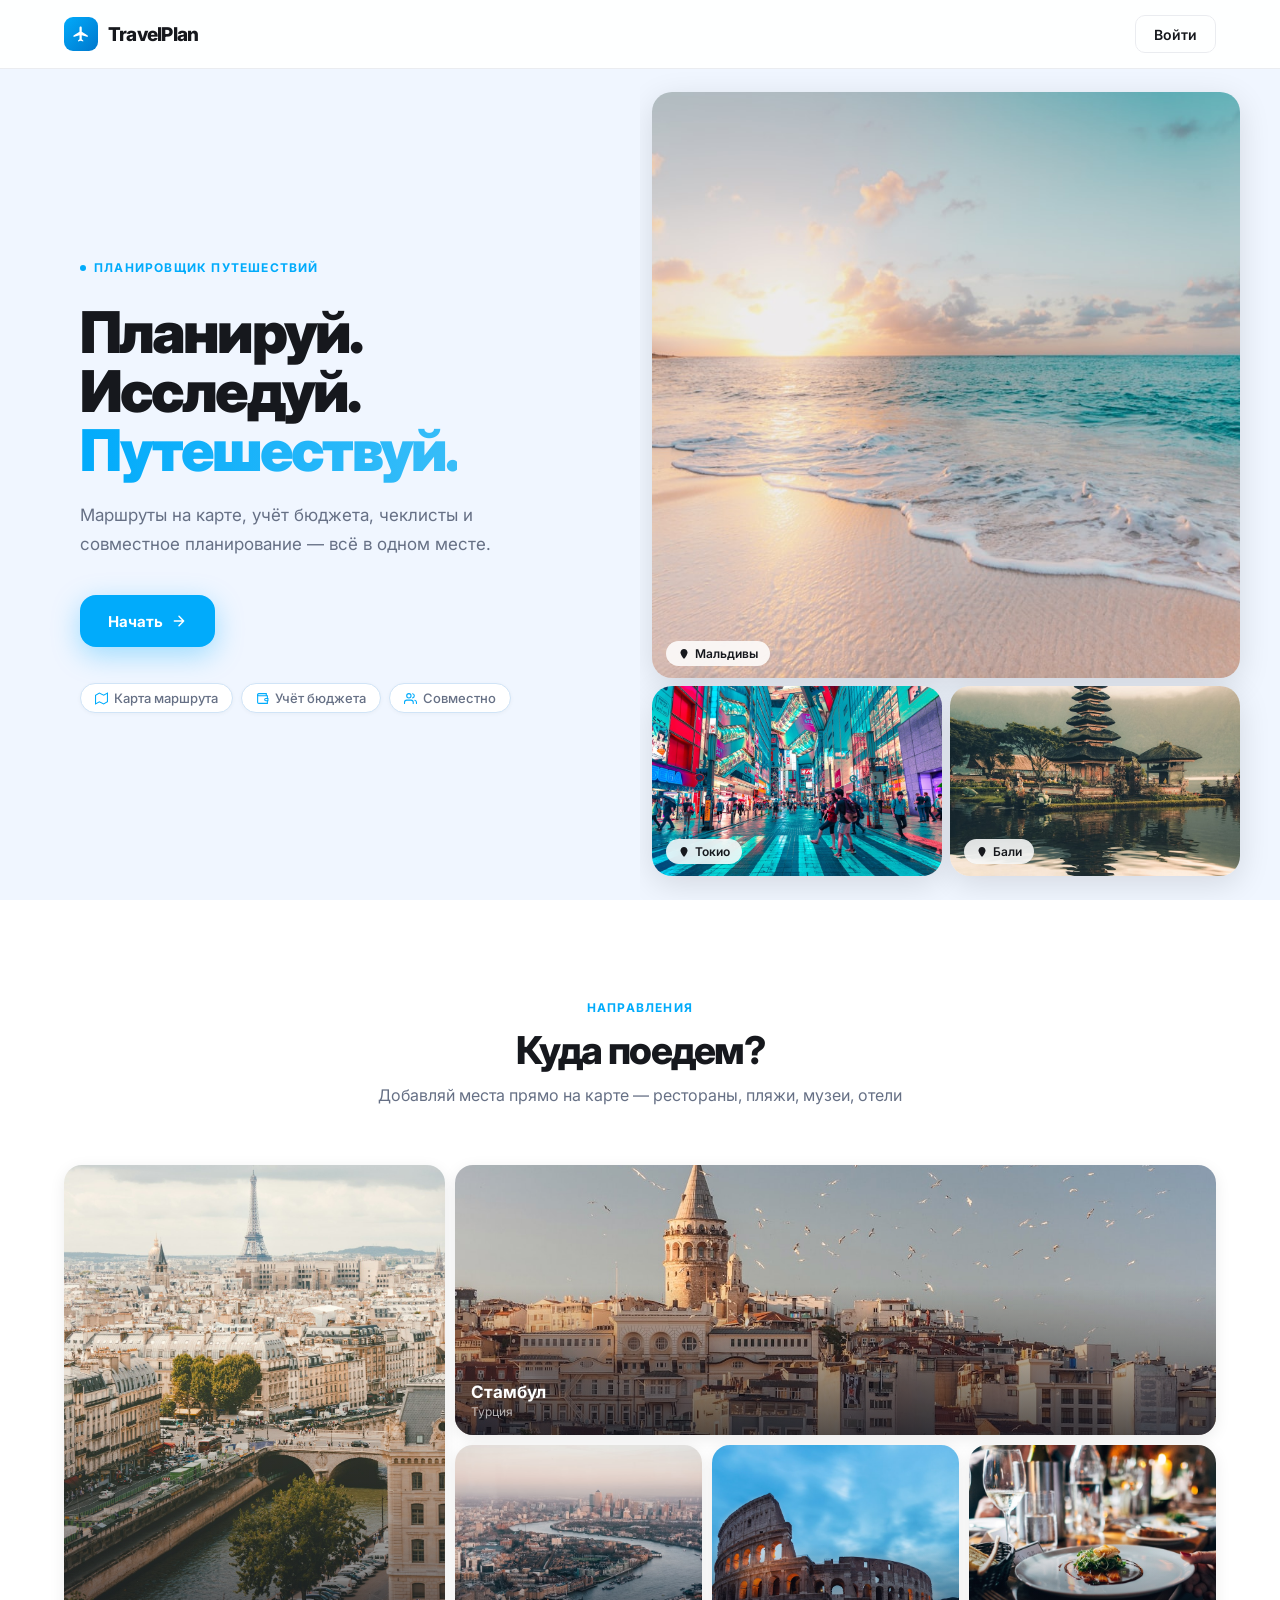
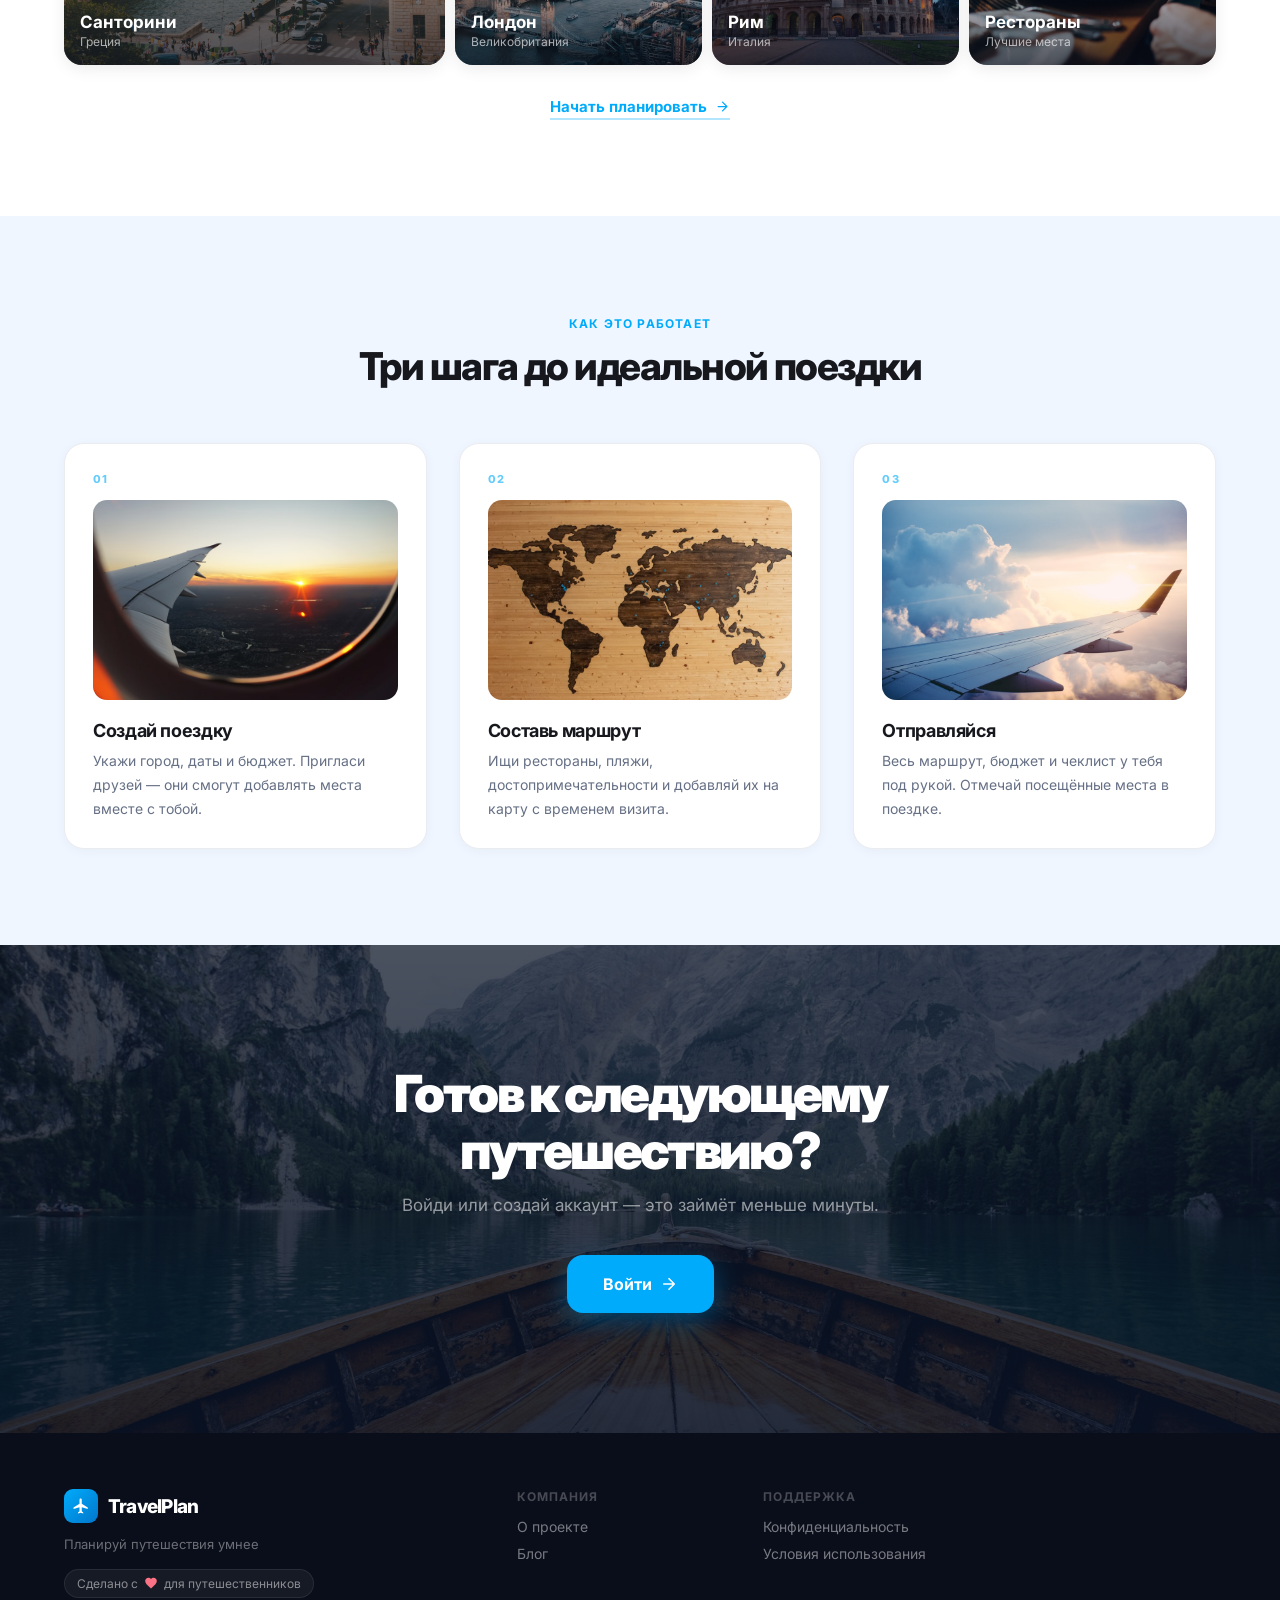
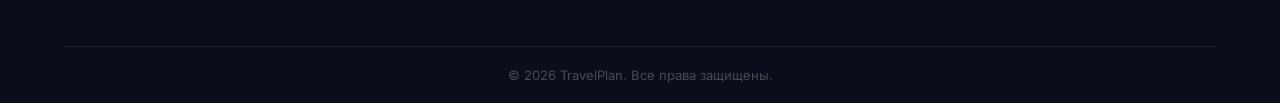
<file: index.html>
<!-- index.html -->
<!DOCTYPE html>
<html lang="ru">
<head>
    <meta charset="UTF-8">
    <meta name="viewport" content="width=device-width, initial-scale=1.0">
    <title>TravelPlan — Планировщик путешествий</title>
    <link rel="preconnect" href="https://fonts.googleapis.com">
    <link rel="preconnect" href="https://fonts.gstatic.com" crossorigin>
    <link href="https://fonts.googleapis.com/css2?family=Inter:wght@400;500;600;700;800;900&display=swap" rel="stylesheet">
    <link rel="stylesheet" href="style/style.css">
    <link rel="stylesheet" href="style/dashboard.css">
</head>
<body class="landing-page">

<header class="header header--light" id="header">
    <div class="header__inner">
        <a href="index.html" class="logo logo--dark">
            <div class="logo__icon">
                <svg width="18" height="18" viewBox="0 0 24 24" fill="none">
                    <path d="M21 16v-2l-8-5V3.5c0-.83-.67-1.5-1.5-1.5S10 2.67 10 3.5V9l-8 5v2l8-2.5V19l-2 1.5V22l3.5-1 3.5 1v-1.5L13 19v-5.5l8 2.5z" fill="#fff"/>
                </svg>
            </div>
            <span>TravelPlan</span>
        </a>

        <div class="header__actions" id="headerActions">
            <a href="login.html" class="btn btn--outline-dark btn--sm" id="loginBtn">Войти</a>
            <div class="user-pill" id="userPill" style="display:none">
                <div class="user-pill__avatar" id="headerAvatar"></div>
                <span class="user-pill__name" id="headerName"></span>
                <svg width="14" height="14" viewBox="0 0 24 24" fill="none">
                    <path d="M6 9l6 6 6-6" stroke="rgba(255,255,255,0.6)" stroke-width="2" stroke-linecap="round"/>
                </svg>
                <div class="user-pill__dropdown">
                    <div class="user-pill__dropdown-info">
                        <div class="user-pill__dropdown-name" id="dropName"></div>
                        <div class="user-pill__dropdown-email" id="dropEmail"></div>
                    </div>
                    <div class="user-pill__dropdown-divider"></div>
                    <a href="dashboard.html" class="user-pill__dropdown-item">
                        <svg width="15" height="15" viewBox="0 0 24 24" fill="none">
                            <rect x="3" y="3" width="7" height="7" rx="1.5" stroke="currentColor" stroke-width="1.8"/>
                            <rect x="14" y="3" width="7" height="7" rx="1.5" stroke="currentColor" stroke-width="1.8"/>
                            <rect x="3" y="14" width="7" height="7" rx="1.5" stroke="currentColor" stroke-width="1.8"/>
                            <rect x="14" y="14" width="7" height="7" rx="1.5" stroke="currentColor" stroke-width="1.8"/>
                        </svg>
                        Мои поездки
                    </a>
                    <a href="profile.html" class="user-pill__dropdown-item">
                        <svg width="15" height="15" viewBox="0 0 24 24" fill="none">
                            <circle cx="12" cy="8" r="4" stroke="currentColor" stroke-width="1.8"/>
                            <path d="M4 20c0-4 3.6-7 8-7s8 3 8 7" stroke="currentColor" stroke-width="1.8" stroke-linecap="round"/>
                        </svg>
                        Профиль
                    </a>
                    <div class="user-pill__dropdown-divider"></div>
                    <button class="user-pill__dropdown-item user-pill__dropdown-item--danger" id="logoutBtn">
                        <svg width="15" height="15" viewBox="0 0 24 24" fill="none">
                            <path d="M9 21H5a2 2 0 0 1-2-2V5a2 2 0 0 1 2-2h4" stroke="currentColor" stroke-width="1.8" stroke-linecap="round"/>
                            <polyline points="16 17 21 12 16 7" stroke="currentColor" stroke-width="1.8" stroke-linecap="round"/>
                            <line x1="21" y1="12" x2="9" y2="12" stroke="currentColor" stroke-width="1.8" stroke-linecap="round"/>
                        </svg>
                        Выйти
                    </button>
                </div>
            </div>
        </div>

        <button class="burger burger--dark" id="burger" aria-label="Меню">
            <span></span><span></span><span></span>
        </button>
    </div>

    <div class="mobile-menu mobile-menu--light" id="mobileMenu">
        <a href="login.html" class="mobile-menu__link">Войти</a>
        <a href="login.html#register" class="mobile-menu__link">Регистрация</a>
    </div>
</header>

<section class="l-hero">
    <div class="l-hero__left">
        <div class="l-hero__eyebrow">
            <span class="l-eyebrow-dot"></span>
            Планировщик путешествий
        </div>
        <h1 class="l-hero__title">
            Планируй.<br>
            Исследуй.<br>
            <em>Путешествуй.</em>
        </h1>
        <p class="l-hero__sub">
            Маршруты на карте, учёт бюджета, чеклисты и совместное планирование — всё в одном месте.
        </p>
        <div class="l-hero__actions">
            <a href="login.html" class="l-btn-main">
                Начать
                <svg width="16" height="16" viewBox="0 0 24 24" fill="none">
                    <path d="M5 12h14M12 5l7 7-7 7" stroke="currentColor" stroke-width="2.2" stroke-linecap="round" stroke-linejoin="round"/>
                </svg>
            </a>
        </div>
        <div class="l-hero__chips">
            <span class="l-chip">
                <svg width="13" height="13" viewBox="0 0 24 24" fill="none"><polygon points="1 6 1 22 8 18 16 22 23 18 23 2 16 6 8 2 1 6" stroke="currentColor" stroke-width="2"/></svg>
                Карта маршрута
            </span>
            <span class="l-chip">
                <svg width="13" height="13" viewBox="0 0 24 24" fill="none"><path d="M21 12V7H5a2 2 0 0 1 0-4h14v4" stroke="currentColor" stroke-width="2" stroke-linecap="round"/><path d="M3 5v14a2 2 0 0 0 2 2h16v-5" stroke="currentColor" stroke-width="2" stroke-linecap="round"/><path d="M18 12a2 2 0 0 0 0 4h4v-4h-4z" stroke="currentColor" stroke-width="2"/></svg>
                Учёт бюджета
            </span>
            <span class="l-chip">
                <svg width="13" height="13" viewBox="0 0 24 24" fill="none"><path d="M17 21v-2a4 4 0 0 0-4-4H5a4 4 0 0 0-4 4v2" stroke="currentColor" stroke-width="2" stroke-linecap="round"/><circle cx="9" cy="7" r="4" stroke="currentColor" stroke-width="2"/><path d="M23 21v-2a4 4 0 0 0-3-3.87M16 3.13a4 4 0 0 1 0 7.75" stroke="currentColor" stroke-width="2" stroke-linecap="round"/></svg>
                Совместно
            </span>
        </div>
    </div>

    <div class="l-hero__right">
        <div class="l-photo-collage">
            <div class="l-photo l-photo--main">
                <img src="img/beach.jpg" alt="Пляж" loading="eager">
                <div class="l-photo__label">
                    <svg width="12" height="12" viewBox="0 0 24 24" fill="none"><path d="M12 2C8.13 2 5 5.13 5 9c0 5.25 7 13 7 13s7-7.75 7-13c0-3.87-3.13-7-7-7z" fill="currentColor"/></svg>
                    Мальдивы
                </div>
            </div>
            <div class="l-photo-row">
                <div class="l-photo l-photo--sm">
                    <img src="img/tokyo.jpg" alt="Токио" loading="lazy">
                    <div class="l-photo__label">
                        <svg width="12" height="12" viewBox="0 0 24 24" fill="none"><path d="M12 2C8.13 2 5 5.13 5 9c0 5.25 7 13 7 13s7-7.75 7-13c0-3.87-3.13-7-7-7z" fill="currentColor"/></svg>
                        Токио
                    </div>
                </div>
                <div class="l-photo l-photo--sm">
                    <img src="img/bali.jpg" alt="Бали" loading="lazy">
                    <div class="l-photo__label">
                        <svg width="12" height="12" viewBox="0 0 24 24" fill="none"><path d="M12 2C8.13 2 5 5.13 5 9c0 5.25 7 13 7 13s7-7.75 7-13c0-3.87-3.13-7-7-7z" fill="currentColor"/></svg>
                        Бали
                    </div>
                </div>
            </div>
        </div>
    </div>
</section>

<section class="l-section" id="destinations">
    <div class="container">
        <div class="l-section__head">
            <div class="l-section__eyebrow">Направления</div>
            <h2 class="l-section__title">Куда поедем?</h2>
            <p class="l-section__sub">Добавляй места прямо на карте — рестораны, пляжи, музеи, отели</p>
        </div>

        <div class="l-destinations">
            <div class="l-dest l-dest--tall">
                <img src="img/santorini.jpg" alt="Санторини" loading="lazy">
                <div class="l-dest__overlay"></div>
                <div class="l-dest__body">
                    <div class="l-dest__title">Санторини</div>
                    <div class="l-dest__sub">Греция</div>
                </div>
            </div>
            <div class="l-dest__col">
                <div class="l-dest l-dest--wide">
                    <img src="img/istanbul.jpg" alt="Стамбул" loading="lazy">
                    <div class="l-dest__overlay"></div>
                    <div class="l-dest__body">
                        <div class="l-dest__title">Стамбул</div>
                        <div class="l-dest__sub">Турция</div>
                    </div>
                </div>
                <div class="l-dest__row">
                    <div class="l-dest">
                        <img src="img/london.jpg" alt="Лондон" loading="lazy">
                        <div class="l-dest__overlay"></div>
                        <div class="l-dest__body">
                            <div class="l-dest__title">Лондон</div>
                            <div class="l-dest__sub">Великобритания</div>
                        </div>
                    </div>
                    <div class="l-dest">
                        <img src="img/rome.jpg" alt="Рим" loading="lazy">
                        <div class="l-dest__overlay"></div>
                        <div class="l-dest__body">
                            <div class="l-dest__title">Рим</div>
                            <div class="l-dest__sub">Италия</div>
                        </div>
                    </div>
                    <div class="l-dest">
                        <img src="img/restaurants.jpg" alt="Рестораны" loading="lazy">
                        <div class="l-dest__overlay"></div>
                        <div class="l-dest__body">
                            <div class="l-dest__title">Рестораны</div>
                            <div class="l-dest__sub">Лучшие места</div>
                        </div>
                    </div>
                </div>
            </div>
        </div>

        <div class="l-dest-more">
            <a href="login.html" class="l-dest-more__link">
                Начать планировать
                <svg width="15" height="15" viewBox="0 0 24 24" fill="none">
                    <path d="M5 12h14M12 5l7 7-7 7" stroke="currentColor" stroke-width="2" stroke-linecap="round" stroke-linejoin="round"/>
                </svg>
            </a>
        </div>
    </div>
</section>

<section class="l-section l-section--blue">
    <div class="container">
        <div class="l-section__head">
            <div class="l-section__eyebrow l-section__eyebrow--light">Как это работает</div>
            <h2 class="l-section__title l-section__title--light">Три шага до идеальной поездки</h2>
        </div>

        <div class="l-steps">
            <div class="l-step">
                <div class="l-step__num">01</div>
                <div class="l-step__img">
                    <img src="img/step-create.jpg" alt="Создай поездку" loading="lazy">
                </div>
                <h3 class="l-step__title">Создай поездку</h3>
                <p class="l-step__text">Укажи город, даты и бюджет. Пригласи друзей — они смогут добавлять места вместе с тобой.</p>
            </div>
            <div class="l-step">
                <div class="l-step__num">02</div>
                <div class="l-step__img">
                    <img src="img/step-route.jpg" alt="Составь маршрут" loading="lazy">
                </div>
                <h3 class="l-step__title">Составь маршрут</h3>
                <p class="l-step__text">Ищи рестораны, пляжи, достопримечательности и добавляй их на карту с временем визита.</p>
            </div>
            <div class="l-step">
                <div class="l-step__num">03</div>
                <div class="l-step__img">
                    <img src="img/step-go.jpg" alt="Отправляйся" loading="lazy">
                </div>
                <h3 class="l-step__title">Отправляйся</h3>
                <p class="l-step__text">Весь маршрут, бюджет и чеклист у тебя под рукой. Отмечай посещённые места в поездке.</p>
            </div>
        </div>
    </div>
</section>

<section class="l-cta">
    <div class="l-cta__bg">
        <img src="img/footer-hero.jpg" alt="" loading="lazy">
        <div class="l-cta__overlay"></div>
    </div>
    <div class="container">
        <div class="l-cta__body">
            <h2 class="l-cta__title">Готов к следующему<br>путешествию?</h2>
            <p class="l-cta__sub">Войди или создай аккаунт — это займёт меньше минуты.</p>
            <a href="login.html" class="l-btn-main l-btn-main--lg">
                Войти
                <svg width="18" height="18" viewBox="0 0 24 24" fill="none">
                    <path d="M5 12h14M12 5l7 7-7 7" stroke="currentColor" stroke-width="2.2" stroke-linecap="round" stroke-linejoin="round"/>
                </svg>
            </a>
        </div>
    </div>
</section>

<footer class="l-footer">
    <div class="container">
        <div class="l-footer__top">
            <div class="l-footer__brand">
                <a href="index.html" class="logo">
                    <div class="logo__icon">
                        <svg width="18" height="18" viewBox="0 0 24 24" fill="none">
                            <path d="M21 16v-2l-8-5V3.5c0-.83-.67-1.5-1.5-1.5S10 2.67 10 3.5V9l-8 5v2l8-2.5V19l-2 1.5V22l3.5-1 3.5 1v-1.5L13 19v-5.5l8 2.5z" fill="#fff"/>
                        </svg>
                    </div>
                    <span>TravelPlan</span>
                </a>
                <p class="l-footer__tagline">Планируй путешествия умнее</p>
                <div class="l-footer__badge">
                    Сделано с
                    <svg width="14" height="14" viewBox="0 0 24 24" fill="none">
                        <path d="M12 21.35l-1.45-1.32C5.4 15.36 2 12.28 2 8.5 2 5.42 4.42 3 7.5 3c1.74 0 3.41.81 4.5 2.09C13.09 3.81 14.76 3 16.5 3 19.58 3 22 5.42 22 8.5c0 3.78-3.4 6.86-8.55 11.54L12 21.35z" fill="#fb7185"/>
                    </svg>
                    для путешественников
                </div>
            </div>

            <div class="l-footer__col">
                <div class="l-footer__col-title">Компания</div>
                <a href="#" class="l-footer__link">О проекте</a>
                <a href="#" class="l-footer__link">Блог</a>
            </div>

            <div class="l-footer__col">
                <div class="l-footer__col-title">Поддержка</div>
                <a href="#" class="l-footer__link">Конфиденциальность</a>
                <a href="#" class="l-footer__link">Условия использования</a>
            </div>
        </div>

        <div class="l-footer__bottom">
            <div class="l-footer__copy">© 2026 TravelPlan. Все права защищены.</div>
        </div>
    </div>
</footer>

<script src="main/utils.js"></script>
<script src="main/api.js"></script>
<script src="main/scripts.js"></script>
</body>
</html>
</file>
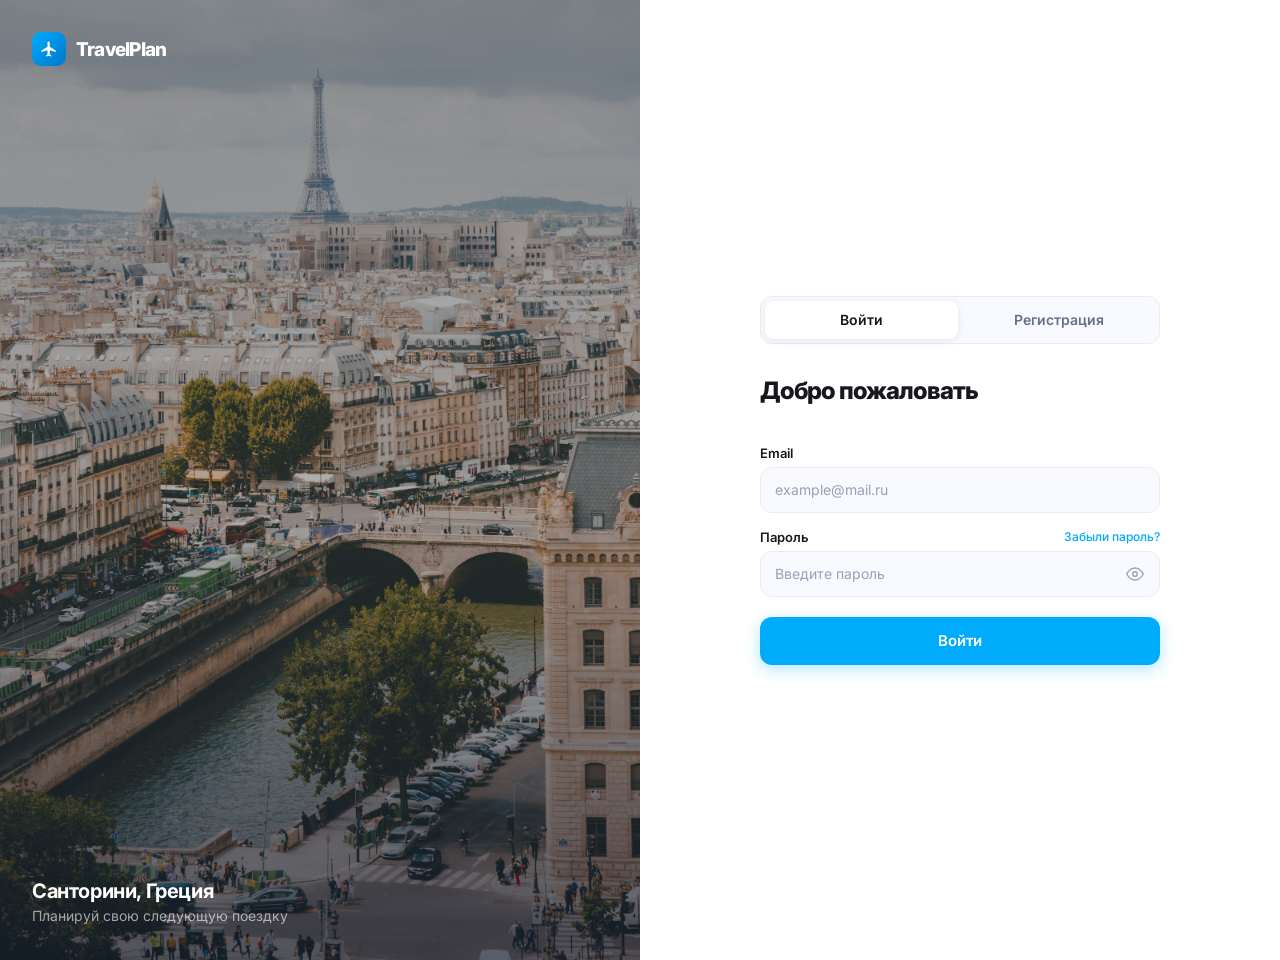
<file: admin.html>
<!-- admin.html -->
<!DOCTYPE html>
<html lang="ru">
<head>
    <meta charset="UTF-8">
    <meta name="viewport" content="width=device-width, initial-scale=1.0">
    <title>Админ-панель — TravelPlan</title>
    <link rel="preconnect" href="https://fonts.googleapis.com">
    <link href="https://fonts.googleapis.com/css2?family=Inter:wght@400;500;600;700;800&display=swap" rel="stylesheet">
    <link rel="stylesheet" href="style/admin.css"></head>
<body>

<aside class="sidebar" id="sidebar">
    <div class="sidebar-logo">
        <div class="sidebar-logo-icon">
            <svg width="18" height="18" viewBox="0 0 24 24" fill="none">
                <path d="M21 16v-2l-8-5V3.5c0-.83-.67-1.5-1.5-1.5S10 2.67 10 3.5V9l-8 5v2l8-2.5V19l-2 1.5V22l3.5-1 3.5 1v-1.5L13 19v-5.5l8 2.5z" fill="#fff"/>
            </svg>
        </div>
        <span class="sidebar-logo-text">TravelPlan</span>
        <span class="sidebar-badge">admin</span>
    </div>

    <nav class="sidebar-nav">
        <button class="sidebar-item active" data-page="dashboard">
            <svg width="18" height="18" viewBox="0 0 24 24" fill="none">
                <rect x="3" y="3" width="7" height="7" rx="1.5" stroke="currentColor" stroke-width="1.8"/>
                <rect x="14" y="3" width="7" height="7" rx="1.5" stroke="currentColor" stroke-width="1.8"/>
                <rect x="3" y="14" width="7" height="7" rx="1.5" stroke="currentColor" stroke-width="1.8"/>
                <rect x="14" y="14" width="7" height="7" rx="1.5" stroke="currentColor" stroke-width="1.8"/>
            </svg>
            <span>Дашборд</span>
        </button>

        <button class="sidebar-item" data-page="users">
            <svg width="18" height="18" viewBox="0 0 24 24" fill="none">
                <path d="M17 21v-2a4 4 0 0 0-4-4H5a4 4 0 0 0-4 4v2" stroke="currentColor" stroke-width="1.8" stroke-linecap="round"/>
                <circle cx="9" cy="7" r="4" stroke="currentColor" stroke-width="1.8"/>
                <path d="M23 21v-2a4 4 0 0 0-3-3.87M16 3.13a4 4 0 0 1 0 7.75" stroke="currentColor" stroke-width="1.8" stroke-linecap="round"/>
            </svg>
            <span>Пользователи</span>
        </button>

        <button class="sidebar-item" data-page="trips">
            <svg width="18" height="18" viewBox="0 0 24 24" fill="none">
                <path d="M21 16v-2l-8-5V3.5c0-.83-.67-1.5-1.5-1.5S10 2.67 10 3.5V9l-8 5v2l8-2.5V19l-2 1.5V22l3.5-1 3.5 1v-1.5L13 19v-5.5l8 2.5z" stroke="currentColor" stroke-width="1.8" stroke-linecap="round" stroke-linejoin="round"/>
            </svg>
            <span>Поездки</span>
        </button>

        <button class="sidebar-item" data-page="locations">
            <svg width="18" height="18" viewBox="0 0 24 24" fill="none">
                <path d="M12 2C8.13 2 5 5.13 5 9c0 5.25 7 13 7 13s7-7.75 7-13c0-3.87-3.13-7-7-7z" stroke="currentColor" stroke-width="1.8" stroke-linecap="round"/>
                <circle cx="12" cy="9" r="2.5" stroke="currentColor" stroke-width="1.8"/>
            </svg>
            <span>Локации</span>
        </button>

        <button class="sidebar-item" data-page="currencies">
            <svg width="18" height="18" viewBox="0 0 24 24" fill="none">
                <circle cx="12" cy="12" r="10" stroke="currentColor" stroke-width="1.8"/>
                <path d="M12 6v12M9 9h4.5a1.5 1.5 0 0 1 0 3H9m0 0h4.5a1.5 1.5 0 0 1 0 3H9" stroke="currentColor" stroke-width="1.8" stroke-linecap="round"/>
            </svg>
            <span>Валюты</span>
        </button>

        <button class="sidebar-item" data-page="notifications">
            <svg width="18" height="18" viewBox="0 0 24 24" fill="none">
                <path d="M18 8A6 6 0 0 0 6 8c0 7-3 9-3 9h18s-3-2-3-9" stroke="currentColor" stroke-width="1.8" stroke-linecap="round"/>
                <path d="M13.73 21a2 2 0 0 1-3.46 0" stroke="currentColor" stroke-width="1.8" stroke-linecap="round"/>
            </svg>
            <span>Уведомления</span>
        </button>
    </nav>

    <div class="sidebar-footer">
        <a href="dashboard.html" class="sidebar-item sidebar-item--link">
            <svg width="18" height="18" viewBox="0 0 24 24" fill="none">
                <path d="M3 9l9-7 9 7v11a2 2 0 0 1-2 2H5a2 2 0 0 1-2-2z" stroke="currentColor" stroke-width="1.8" stroke-linecap="round"/>
                <polyline points="9 22 9 12 15 12 15 22" stroke="currentColor" stroke-width="1.8" stroke-linecap="round"/>
            </svg>
            <span>На сайт</span>
        </a>
        <button class="sidebar-item sidebar-item--danger" id="logoutBtn">
            <svg width="18" height="18" viewBox="0 0 24 24" fill="none">
                <path d="M9 21H5a2 2 0 0 1-2-2V5a2 2 0 0 1 2-2h4" stroke="currentColor" stroke-width="1.8" stroke-linecap="round"/>
                <polyline points="16 17 21 12 16 7" stroke="currentColor" stroke-width="1.8" stroke-linecap="round"/>
                <line x1="21" y1="12" x2="9" y2="12" stroke="currentColor" stroke-width="1.8" stroke-linecap="round"/>
            </svg>
            <span>Выйти</span>
        </button>
    </div>
</aside>

<div class="admin-wrap">
    <header class="topbar">
        <button class="topbar-burger" id="burgerBtn">
            <svg width="20" height="20" viewBox="0 0 24 24" fill="none">
                <line x1="3" y1="6" x2="21" y2="6" stroke="currentColor" stroke-width="2" stroke-linecap="round"/>
                <line x1="3" y1="12" x2="21" y2="12" stroke="currentColor" stroke-width="2" stroke-linecap="round"/>
                <line x1="3" y1="18" x2="21" y2="18" stroke="currentColor" stroke-width="2" stroke-linecap="round"/>
            </svg>
        </button>

        <h1 class="topbar-title" id="topbarTitle">Дашборд</h1>

        <div class="topbar-right">
            <div class="topbar-user" id="topbarUser">
                <div class="topbar-avatar" id="topbarAvatar">A</div>
                <div class="topbar-user-info">
                    <div class="topbar-user-name" id="topbarName">Администратор</div>
                    <div class="topbar-user-role">Администратор</div>
                </div>
            </div>
        </div>
    </header>

    <main class="admin-content">

        <div class="page active" id="page-dashboard">

            <div class="adm-live" id="admLive">
                <div class="adm-live-item">
                    <div class="adm-live-item__label">Онлайн за 24ч</div>
                    <div class="adm-live-item__val" id="liveOnline">—</div>
                </div>
                <div class="adm-live-item adm-live-item--green">
                    <div class="adm-live-item__label">Новых юзеров</div>
                    <div class="adm-live-item__val" id="liveNewUsers">—</div>
                </div>
                <div class="adm-live-item adm-live-item--orange">
                    <div class="adm-live-item__label">Новых поездок</div>
                    <div class="adm-live-item__val" id="liveNewTrips">—</div>
                </div>
                <div class="adm-live-item adm-live-item--purple">
                    <div class="adm-live-item__label">Расходов за 24ч</div>
                    <div class="adm-live-item__val" id="liveSpent">—</div>
                </div>
                <div class="adm-live-item">
                    <div class="adm-live-item__label">Файлов в загрузках</div>
                    <div class="adm-live-item__val" id="liveStorage">—</div>
                </div>
            </div>

            <div class="adm-quick">
                <a href="#" id="quickNotif">
                    <svg width="18" height="18" viewBox="0 0 24 24" fill="none">
                        <path d="M18 8a6 6 0 0 0-12 0c0 7-3 9-3 9h18s-3-2-3-9" stroke="currentColor" stroke-width="1.8" stroke-linejoin="round"/>
                        <path d="M13.73 21a2 2 0 0 1-3.46 0" stroke="currentColor" stroke-width="1.8" stroke-linecap="round"/>
                    </svg>
                    Отправить уведомление
                </a>
                <a href="#" id="quickCurrency">
                    <svg width="18" height="18" viewBox="0 0 24 24" fill="none">
                        <line x1="12" y1="1" x2="12" y2="23" stroke="currentColor" stroke-width="1.8" stroke-linecap="round"/>
                        <path d="M17 5H9.5a3.5 3.5 0 0 0 0 7h5a3.5 3.5 0 0 1 0 7H6" stroke="currentColor" stroke-width="1.8" stroke-linecap="round"/>
                    </svg>
                    Обновить курсы валют
                </a>
                <a href="/api/admin/export/users.csv" id="quickExportUsers" download>
                    <svg width="18" height="18" viewBox="0 0 24 24" fill="none">
                        <path d="M21 15v4a2 2 0 0 1-2 2H5a2 2 0 0 1-2-2v-4M7 10l5 5 5-5M12 15V3" stroke="currentColor" stroke-width="1.8" stroke-linecap="round" stroke-linejoin="round"/>
                    </svg>
                    Экспорт пользователей
                </a>
                <a href="/api/admin/export/trips.csv" id="quickExportTrips" download>
                    <svg width="18" height="18" viewBox="0 0 24 24" fill="none">
                        <path d="M21 15v4a2 2 0 0 1-2 2H5a2 2 0 0 1-2-2v-4M7 10l5 5 5-5M12 15V3" stroke="currentColor" stroke-width="1.8" stroke-linecap="round" stroke-linejoin="round"/>
                    </svg>
                    Экспорт поездок
                </a>
            </div>

            <div class="stats-row" id="statsRow">
                <div class="stat-card">
                    <div class="stat-card-icon" style="background:#eff8ff">
                        <svg width="22" height="22" viewBox="0 0 24 24" fill="none">
                            <path d="M17 21v-2a4 4 0 0 0-4-4H5a4 4 0 0 0-4 4v2" stroke="#01abfb" stroke-width="1.8" stroke-linecap="round"/>
                            <circle cx="9" cy="7" r="4" stroke="#01abfb" stroke-width="1.8"/>
                            <path d="M23 21v-2a4 4 0 0 0-3-3.87M16 3.13a4 4 0 0 1 0 7.75" stroke="#01abfb" stroke-width="1.8" stroke-linecap="round"/>
                        </svg>
                    </div>
                    <div class="stat-card-body">
                        <div class="stat-card-value" id="sv-users">—</div>
                        <div class="stat-card-label">Пользователей</div>
                        <div class="stat-card-sub" id="ss-users"></div>
                    </div>
                </div>
                <div class="stat-card">
                    <div class="stat-card-icon" style="background:#f0fdf4">
                        <svg width="22" height="22" viewBox="0 0 24 24" fill="none">
                            <path d="M21 16v-2l-8-5V3.5c0-.83-.67-1.5-1.5-1.5S10 2.67 10 3.5V9l-8 5v2l8-2.5V19l-2 1.5V22l3.5-1 3.5 1v-1.5L13 19v-5.5l8 2.5z" stroke="#22c55e" stroke-width="1.8" stroke-linecap="round" stroke-linejoin="round"/>
                        </svg>
                    </div>
                    <div class="stat-card-body">
                        <div class="stat-card-value" id="sv-trips">—</div>
                        <div class="stat-card-label">Поездок</div>
                        <div class="stat-card-sub" id="ss-trips"></div>
                    </div>
                </div>
                <div class="stat-card">
                    <div class="stat-card-icon" style="background:#fff7ed">
                        <svg width="22" height="22" viewBox="0 0 24 24" fill="none">
                            <path d="M12 2C8.13 2 5 5.13 5 9c0 5.25 7 13 7 13s7-7.75 7-13c0-3.87-3.13-7-7-7z" stroke="#f97316" stroke-width="1.8" stroke-linecap="round"/>
                        </svg>
                    </div>
                    <div class="stat-card-body">
                        <div class="stat-card-value" id="sv-locations">—</div>
                        <div class="stat-card-label">Мест на картах</div>
                        <div class="stat-card-sub" id="ss-tasks"></div>
                    </div>
                </div>
                <div class="stat-card">
                    <div class="stat-card-icon" style="background:#faf5ff">
                        <svg width="22" height="22" viewBox="0 0 24 24" fill="none">
                            <circle cx="12" cy="12" r="10" stroke="#a855f7" stroke-width="1.8"/>
                            <path d="M12 6v6l4 2" stroke="#a855f7" stroke-width="1.8" stroke-linecap="round"/>
                        </svg>
                    </div>
                    <div class="stat-card-body">
                        <div class="stat-card-value" id="sv-budget">—</div>
                        <div class="stat-card-label">Записей расходов</div>
                        <div class="stat-card-sub" id="ss-budget"></div>
                    </div>
                </div>
            </div>

            <div class="dash-grid">
                <div class="card">
                    <div class="card-head">
                        <div class="card-title">Регистрации за 30 дней</div>
                        <div class="card-hint" id="chartUsersHint"></div>
                    </div>
                    <div class="chart-area" id="chartUsers">
                        <div class="chart-empty">Загрузка...</div>
                    </div>
                </div>
                <div class="card">
                    <div class="card-head">
                        <div class="card-title">Поездки за 30 дней</div>
                        <div class="card-hint" id="chartTripsHint"></div>
                    </div>
                    <div class="chart-area" id="chartTrips">
                        <div class="chart-empty">Загрузка...</div>
                    </div>
                </div>
            </div>

            <div class="dash-grid">
                <div class="card">
                    <div class="card-head">
                        <div class="card-title">Топ городов</div>
                    </div>
                    <div id="topCities"></div>
                </div>
                <div class="card">
                    <div class="card-head">
                        <div class="card-title">Расходы по категориям</div>
                    </div>
                    <div id="budgetCats"></div>
                </div>
            </div>
        </div>

        <div class="page" id="page-users">
            <div class="page-head">
                <div>
                    <div class="page-title">Пользователи</div>
                    <div class="page-sub" id="usersSub"></div>
                </div>
                <a class="adm-export" href="/api/admin/export/users.csv" download>
                    <svg width="13" height="13" viewBox="0 0 24 24" fill="none">
                        <path d="M21 15v4a2 2 0 0 1-2 2H5a2 2 0 0 1-2-2v-4M7 10l5 5 5-5M12 15V3" stroke="currentColor" stroke-width="2" stroke-linecap="round" stroke-linejoin="round"/>
                    </svg>
                    CSV
                </a>
            </div>
            <div class="toolbar">
                <div class="search-box">
                    <svg width="16" height="16" viewBox="0 0 24 24" fill="none">
                        <circle cx="11" cy="11" r="8" stroke="#9ca3af" stroke-width="1.8"/>
                        <path d="m21 21-4.35-4.35" stroke="#9ca3af" stroke-width="1.8" stroke-linecap="round"/>
                    </svg>
                    <input type="text" id="usersSearch" placeholder="Поиск по имени или email..." class="search-input">
                </div>
                <select class="filter-select" id="usersRole">
                    <option value="">Все роли</option>
                    <option value="user">Пользователи</option>
                    <option value="admin">Администраторы</option>
                </select>
                <select class="filter-select" id="usersStatus">
                    <option value="">Все статусы</option>
                    <option value="active">Активные</option>
                    <option value="blocked">Заблокированные</option>
                </select>
            </div>
            <div class="card card--table">
                <table class="table">
                    <thead>
                        <tr>
                            <th>Пользователь</th>
                            <th>Email</th>
                            <th>Роль</th>
                            <th>Статус</th>
                            <th>Поездок</th>
                            <th>Регистрация</th>
                            <th>Последний вход</th>
                            <th></th>
                        </tr>
                    </thead>
                    <tbody id="usersBody">
                        <tr><td colspan="8" class="table-loading">Загрузка...</td></tr>
                    </tbody>
                </table>
            </div>
            <div class="pagination" id="usersPagination"></div>
        </div>

        <div class="page" id="page-trips">
            <div class="page-head">
                <div>
                    <div class="page-title">Поездки</div>
                    <div class="page-sub" id="tripsSub"></div>
                </div>
                <a class="adm-export" href="/api/admin/export/trips.csv" download>
                    <svg width="13" height="13" viewBox="0 0 24 24" fill="none">
                        <path d="M21 15v4a2 2 0 0 1-2 2H5a2 2 0 0 1-2-2v-4M7 10l5 5 5-5M12 15V3" stroke="currentColor" stroke-width="2" stroke-linecap="round" stroke-linejoin="round"/>
                    </svg>
                    CSV
                </a>
            </div>
            <div class="toolbar">
                <div class="search-box">
                    <svg width="16" height="16" viewBox="0 0 24 24" fill="none">
                        <circle cx="11" cy="11" r="8" stroke="#9ca3af" stroke-width="1.8"/>
                        <path d="m21 21-4.35-4.35" stroke="#9ca3af" stroke-width="1.8" stroke-linecap="round"/>
                    </svg>
                    <input type="text" id="tripsSearch" placeholder="Поиск по названию или городу..." class="search-input">
                </div>
                <select class="filter-select" id="tripsStatus">
                    <option value="">Все статусы</option>
                    <option value="active">Активные</option>
                    <option value="completed">Завершённые</option>
                    <option value="draft">Черновики</option>
                    <option value="archived">Архив</option>
                </select>
            </div>
            <div class="card card--table">
                <table class="table">
                    <thead>
                        <tr>
                            <th>Поездка</th>
                            <th>Владелец</th>
                            <th>Даты</th>
                            <th>Статус</th>
                            <th>Участники</th>
                            <th>Места</th>
                            <th>Задачи</th>
                            <th></th>
                        </tr>
                    </thead>
                    <tbody id="tripsBody">
                        <tr><td colspan="8" class="table-loading">Загрузка...</td></tr>
                    </tbody>
                </table>
            </div>
            <div class="pagination" id="tripsPagination"></div>
        </div>

        <div class="page" id="page-locations">
            <div class="page-head">
                <div>
                    <div class="page-title">Локации</div>
                    <div class="page-sub" id="locationsSub"></div>
                </div>
            </div>
            <div class="toolbar">
                <div class="search-box">
                    <svg width="16" height="16" viewBox="0 0 24 24" fill="none">
                        <circle cx="11" cy="11" r="8" stroke="#9ca3af" stroke-width="1.8"/>
                        <path d="m21 21-4.35-4.35" stroke="#9ca3af" stroke-width="1.8" stroke-linecap="round"/>
                    </svg>
                    <input type="text" id="locationsSearch" placeholder="Поиск по названию..." class="search-input">
                </div>
            </div>
            <div class="card card--table">
                <table class="table">
                    <thead>
                        <tr>
                            <th>Место</th>
                            <th>Поездка</th>
                            <th>Координаты</th>
                            <th>Добавил</th>
                            <th>Дата</th>
                            <th></th>
                        </tr>
                    </thead>
                    <tbody id="locationsBody">
                        <tr><td colspan="6" class="table-loading">Загрузка...</td></tr>
                    </tbody>
                </table>
            </div>
            <div class="pagination" id="locationsPagination"></div>
        </div>

        <div class="page" id="page-currencies">
            <div class="page-head">
                <div>
                    <div class="page-title">Валюты</div>
                    <div class="page-sub">Управление курсами валют</div>
                </div>
            </div>
            <div class="card card--table">
                <table class="table">
                    <thead>
                        <tr>
                            <th>Валюта</th>
                            <th>Код</th>
                            <th>Символ</th>
                            <th>Курс к ₽</th>
                            <th>Статус</th>
                            <th>Обновлено</th>
                            <th></th>
                        </tr>
                    </thead>
                    <tbody id="currenciesBody">
                        <tr><td colspan="7" class="table-loading">Загрузка...</td></tr>
                    </tbody>
                </table>
            </div>
        </div>

        <div class="page" id="page-notifications">
            <div class="page-head">
                <div>
                    <div class="page-title">Уведомления</div>
                    <div class="page-sub" id="notifSub"></div>
                </div>
                <button class="btn-add" id="sendNotifBtn">
                    <svg width="16" height="16" viewBox="0 0 24 24" fill="none">
                        <line x1="12" y1="5" x2="12" y2="19" stroke="currentColor" stroke-width="2.2" stroke-linecap="round"/>
                        <line x1="5" y1="12" x2="19" y2="12" stroke="currentColor" stroke-width="2.2" stroke-linecap="round"/>
                    </svg>
                    Отправить
                </button>
            </div>
            <div class="card card--table">
                <table class="table">
                    <thead>
                        <tr>
                            <th>Пользователь</th>
                            <th>Тип</th>
                            <th>Заголовок</th>
                            <th>Сообщение</th>
                            <th>Прочитано</th>
                            <th>Дата</th>
                            <th></th>
                        </tr>
                    </thead>
                    <tbody id="notifBody">
                        <tr><td colspan="7" class="table-loading">Загрузка...</td></tr>
                    </tbody>
                </table>
            </div>
            <div class="pagination" id="notifPagination"></div>
        </div>

    </main>
</div>

<div class="overlay" id="overlay"></div>

<div class="modal-wrap" id="modalWrap" style="display:none">
    <div class="modal" id="modal">
        <div class="modal-head">
            <div class="modal-title" id="modalTitle">Заголовок</div>
            <button class="modal-close" id="modalClose">
                <svg width="18" height="18" viewBox="0 0 24 24" fill="none">
                    <line x1="18" y1="6" x2="6" y2="18" stroke="#9ca3af" stroke-width="2" stroke-linecap="round"/>
                    <line x1="6" y1="6" x2="18" y2="18" stroke="#9ca3af" stroke-width="2" stroke-linecap="round"/>
                </svg>
            </button>
        </div>
        <div class="modal-body" id="modalBody"></div>
        <div class="modal-foot" id="modalFoot"></div>
    </div>
</div>

<div class="toast-wrap" id="toastWrap"></div>

<script src="main/api.js"></script>
<script src="main/header-user.js"></script>
<script src="main/guard.js"></script>
<script src="main/admin.js"></script>
</body>
</html>
</file>
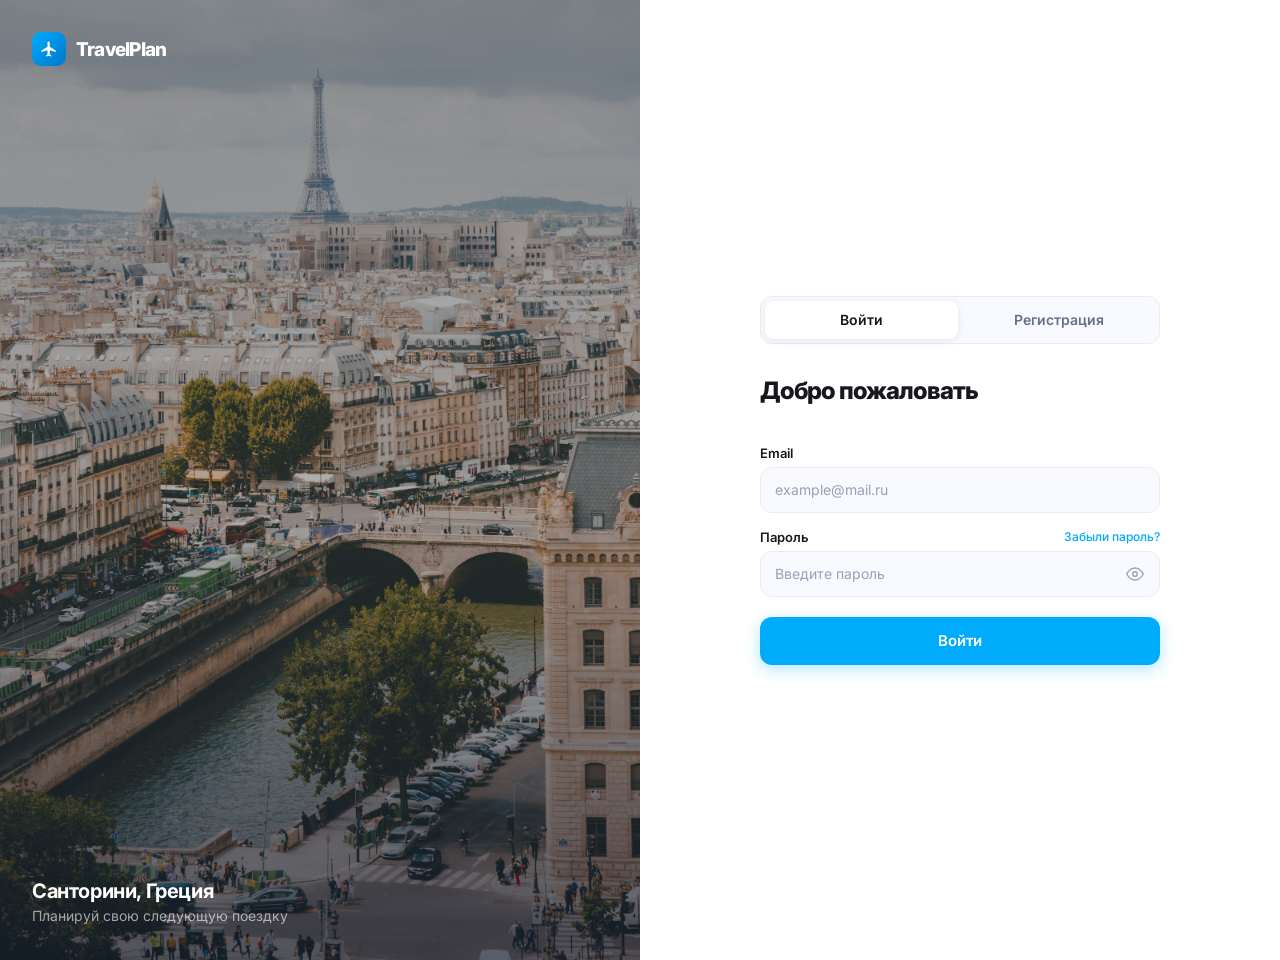
<file: budget.html>
<!-- budget.html -->
<!DOCTYPE html>
<html lang="ru">
<head>
    <meta charset="UTF-8">
    <meta name="viewport" content="width=device-width, initial-scale=1.0">
    <title>Бюджет — TravelPlan</title>
    <link rel="preconnect" href="https://fonts.googleapis.com">
    <link rel="preconnect" href="https://fonts.gstatic.com" crossorigin>
    <link href="https://fonts.googleapis.com/css2?family=Inter:wght@400;500;600;700;800;900&display=swap" rel="stylesheet">
    <link rel="stylesheet" href="style/style.css">
    <link rel="stylesheet" href="style/dashboard.css">
    <link rel="stylesheet" href="style/budget.css"></head>
<body class="dash-body">

<header class="header header--solid" id="header">
    <div class="header__inner">
        <a href="index.html" class="logo">
            <div class="logo__icon">
                <svg width="18" height="18" viewBox="0 0 24 24" fill="none">
                    <path d="M21 16v-2l-8-5V3.5c0-.83-.67-1.5-1.5-1.5S10 2.67 10 3.5V9l-8 5v2l8-2.5V19l-2 1.5V22l3.5-1 3.5 1v-1.5L13 19v-5.5l8 2.5z" fill="#fff"/>
                </svg>
            </div>
            <span>TravelPlan</span>
        </a>
        <nav class="nav" id="nav">
            <a href="dashboard.html" class="nav__link">Мои поездки</a>
            <a href="trip-create.html" class="nav__link">Новая поездка</a>
            <a href="budget.html" class="nav__link nav__link--active">Бюджет</a>
            <a href="checklist.html" class="nav__link">Чеклисты</a>
        </nav>
        <div class="header__actions">
            <div class="user-pill" id="userPill">
                <div class="user-pill__avatar" id="headerAvatar"></div>
                <span class="user-pill__name" id="headerName"></span>
                <svg width="14" height="14" viewBox="0 0 24 24" fill="none">
                    <path d="M6 9l6 6 6-6" stroke="rgba(255,255,255,0.6)" stroke-width="2" stroke-linecap="round"/>
                </svg>
                <div class="user-pill__dropdown">
                    <div class="user-pill__dropdown-info">
                        <div class="user-pill__dropdown-name" id="dropName"></div>
                        <div class="user-pill__dropdown-email" id="dropEmail"></div>
                    </div>
                    <div class="user-pill__dropdown-divider"></div>
                    <a href="profile.html" class="user-pill__dropdown-item">
                        <svg width="15" height="15" viewBox="0 0 24 24" fill="none">
                            <circle cx="12" cy="8" r="4" stroke="currentColor" stroke-width="1.8"/>
                            <path d="M4 20c0-4 3.6-7 8-7s8 3 8 7" stroke="currentColor" stroke-width="1.8" stroke-linecap="round"/>
                        </svg>
                        Профиль
                    </a>
                    <div class="user-pill__dropdown-divider"></div>
                    <button class="user-pill__dropdown-item user-pill__dropdown-item--danger" id="logoutBtn">
                        <svg width="15" height="15" viewBox="0 0 24 24" fill="none">
                            <path d="M9 21H5a2 2 0 0 1-2-2V5a2 2 0 0 1 2-2h4" stroke="currentColor" stroke-width="1.8" stroke-linecap="round"/>
                            <polyline points="16 17 21 12 16 7" stroke="currentColor" stroke-width="1.8" stroke-linecap="round"/>
                            <line x1="21" y1="12" x2="9" y2="12" stroke="currentColor" stroke-width="1.8" stroke-linecap="round"/>
                        </svg>
                        Выйти
                    </button>
                </div>
            </div>
        </div>
        <button class="burger" id="burger" aria-label="Меню">
            <span></span><span></span><span></span>
        </button>
    </div>
    <div class="mobile-menu" id="mobileMenu">
        <a href="dashboard.html" class="mobile-menu__link">Мои поездки</a>
        <a href="trip-create.html" class="mobile-menu__link">Новая поездка</a>
        <a href="budget.html" class="mobile-menu__link">Бюджет</a>
        <a href="checklist.html" class="mobile-menu__link">Чеклисты</a>
        <div class="mobile-menu__divider"></div>
        <a href="profile.html" class="mobile-menu__link">Профиль</a>
        <button class="mobile-menu__link mobile-menu__link--danger" id="logoutMobile">Выйти</button>
    </div>
</header>

<div class="dash-page">
    <div class="container">

        <div class="dash-head">
            <div>
                <h1 class="dash-head__title">Бюджет</h1>
                <div class="dash-head__stats" id="budgetHeadSub">Контролируй расходы по поездкам</div>
            </div>
            <a href="trip-create.html" class="btn btn--primary btn--sm">
                <svg width="15" height="15" viewBox="0 0 24 24" fill="none">
                    <line x1="12" y1="5" x2="12" y2="19" stroke="currentColor" stroke-width="2.2" stroke-linecap="round"/>
                    <line x1="5" y1="12" x2="19" y2="12" stroke="currentColor" stroke-width="2.2" stroke-linecap="round"/>
                </svg>
                Новая поездка
            </a>
        </div>

        <div class="bg-trip-selector" id="tripSelector" style="display:none">
            <div class="bg-trip-selector__label">Поездка:</div>
            <div class="bg-trip-selector__list" id="tripSelectorList"></div>
        </div>

        <div id="bgSkeleton" class="bg-skeleton">
            <div class="bg-skeleton__top">
                <div class="skeleton-box"></div>
                <div class="skeleton-box"></div>
                <div class="skeleton-box"></div>
            </div>
            <div class="skeleton-box" style="height:200px;border-radius:20px;margin-bottom:16px"></div>
            <div class="skeleton-box" style="height:300px;border-radius:20px"></div>
        </div>

        <div id="bgContent" style="display:none">

            <div class="bg-stats">
                <div class="bg-stat bg-stat--blue">
                    <div class="bg-stat__icon">
                        <svg width="20" height="20" viewBox="0 0 24 24" fill="none">
                            <path d="M21 12V7H5a2 2 0 0 1 0-4h14v4" stroke="#fff" stroke-width="1.8" stroke-linecap="round"/>
                            <path d="M3 5v14a2 2 0 0 0 2 2h16v-5" stroke="#fff" stroke-width="1.8" stroke-linecap="round"/>
                            <path d="M18 12a2 2 0 0 0 0 4h4v-4h-4z" stroke="#fff" stroke-width="1.8"/>
                        </svg>
                    </div>
                    <div class="bg-stat__body">
                        <div class="bg-stat__label">Лимит бюджета</div>
                        <div class="bg-stat__val" id="statTotal">—</div>
                    </div>
                </div>
                <div class="bg-stat bg-stat--orange">
                    <div class="bg-stat__icon">
                        <svg width="20" height="20" viewBox="0 0 24 24" fill="none">
                            <line x1="12" y1="1" x2="12" y2="23" stroke="#fff" stroke-width="1.8" stroke-linecap="round"/>
                            <path d="M17 5H9.5a3.5 3.5 0 0 0 0 7h5a3.5 3.5 0 0 1 0 7H6" stroke="#fff" stroke-width="1.8" stroke-linecap="round"/>
                        </svg>
                    </div>
                    <div class="bg-stat__body">
                        <div class="bg-stat__label">Потрачено</div>
                        <div class="bg-stat__val" id="statSpent">—</div>
                    </div>
                </div>
                <div class="bg-stat bg-stat--green">
                    <div class="bg-stat__icon">
                        <svg width="20" height="20" viewBox="0 0 24 24" fill="none">
                            <polyline points="23 6 13.5 15.5 8.5 10.5 1 18" stroke="#fff" stroke-width="1.8" stroke-linecap="round" stroke-linejoin="round"/>
                            <polyline points="17 6 23 6 23 12" stroke="#fff" stroke-width="1.8" stroke-linecap="round" stroke-linejoin="round"/>
                        </svg>
                    </div>
                    <div class="bg-stat__body">
                        <div class="bg-stat__label">Остаток</div>
                        <div class="bg-stat__val" id="statLeft">—</div>
                    </div>
                </div>
            </div>

            <div class="bg-card">
                <div class="bg-card__head">
                    <div class="bg-card__icon bg-card__icon--blue">
                        <svg width="18" height="18" viewBox="0 0 24 24" fill="none">
                            <polyline points="22 12 18 12 15 21 9 3 6 12 2 12" stroke="#fff" stroke-width="1.8" stroke-linecap="round" stroke-linejoin="round"/>
                        </svg>
                    </div>
                    <div>
                        <h2 class="bg-card__title">Расход бюджета</h2>
                        <p class="bg-card__sub" id="budgetProgressSub">Нет данных</p>
                    </div>
                </div>
                <div class="bg-progress-wrap">
                    <div class="bg-progress-track">
                        <div class="bg-progress-fill" id="budgetProgressFill"></div>
                    </div>
                    <div class="bg-progress-labels">
                        <span id="budgetProgressSpent">0</span>
                        <span class="bg-progress-pct" id="budgetProgressPct">0%</span>
                        <span id="budgetProgressTotal">0</span>
                    </div>
                </div>
                <div class="bg-legend">
                    <div class="bg-legend__item">
                        <span class="bg-legend__dot bg-legend__dot--blue"></span>
                        <span>Потрачено</span>
                    </div>
                    <div class="bg-legend__item">
                        <span class="bg-legend__dot bg-legend__dot--gray"></span>
                        <span>Остаток</span>
                    </div>
                </div>
            </div>

            <div class="bg-card">
                <div class="bg-card__head">
                    <div class="bg-card__icon bg-card__icon--orange">
                        <svg width="18" height="18" viewBox="0 0 24 24" fill="none">
                            <rect x="2" y="3" width="20" height="14" rx="2" stroke="#fff" stroke-width="1.8"/>
                            <path d="M8 21h8M12 17v4" stroke="#fff" stroke-width="1.8" stroke-linecap="round"/>
                        </svg>
                    </div>
                    <div style="flex:1">
                        <h2 class="bg-card__title">Статьи расходов</h2>
                        <p class="bg-card__sub" id="itemsSubtitle">Нет статей</p>
                    </div>
                    <button class="bg-add-btn" id="addItemBtn">
                        <svg width="14" height="14" viewBox="0 0 24 24" fill="none">
                            <line x1="12" y1="5" x2="12" y2="19" stroke="currentColor" stroke-width="2.2" stroke-linecap="round"/>
                            <line x1="5" y1="12" x2="19" y2="12" stroke="currentColor" stroke-width="2.2" stroke-linecap="round"/>
                        </svg>
                        Добавить
                    </button>
                </div>
                <div class="bg-items" id="bgItems">
                    <div class="bg-items__empty">Нет статей расходов</div>
                </div>
            </div>

            <div class="bg-empty" id="bgEmpty" style="display:none">
                <div class="bg-empty__icon">
                    <svg width="52" height="52" viewBox="0 0 24 24" fill="none">
                        <path d="M21 12V7H5a2 2 0 0 1 0-4h14v4" stroke="#d0d5dd" stroke-width="1.5" stroke-linecap="round"/>
                        <path d="M3 5v14a2 2 0 0 0 2 2h16v-5" stroke="#d0d5dd" stroke-width="1.5" stroke-linecap="round"/>
                        <path d="M18 12a2 2 0 0 0 0 4h4v-4h-4z" stroke="#d0d5dd" stroke-width="1.5"/>
                    </svg>
                </div>
                <h3 class="bg-empty__title">Нет поездок с бюджетом</h3>
                <p class="bg-empty__sub">Создай поездку и установи бюджет</p>
                <a href="trip-create.html" class="btn btn--primary btn--sm" style="margin-top:20px">Создать поездку</a>
            </div>

        </div>

    </div>
</div>

<div class="modal-overlay" id="addItemModal" style="display:none">
    <div class="modal modal--sm">
        <div class="modal__head">
            <h3 class="modal__title">Добавить расход</h3>
            <button class="modal__close" id="addItemModalClose">
                <svg width="18" height="18" viewBox="0 0 24 24" fill="none">
                    <line x1="18" y1="6" x2="6" y2="18" stroke="#98a2b3" stroke-width="2" stroke-linecap="round"/>
                    <line x1="6" y1="6" x2="18" y2="18" stroke="#98a2b3" stroke-width="2" stroke-linecap="round"/>
                </svg>
            </button>
        </div>
        <div class="tc-form" style="gap:14px">
            <div class="tc-form__group">
                <label class="tc-form__label">Название <span class="tc-form__req">*</span></label>
                <input type="text" id="itemName" class="tc-form__input" placeholder="Например: Отель, Авиабилеты">
            </div>
            <div class="tc-form__group">
                <label class="tc-form__label">Сумма <span class="tc-form__req">*</span></label>
                <input type="number" id="itemAmount" class="tc-form__input" placeholder="0" min="0" step="0.01">
            </div>
            <div class="tc-form__group">
                <label class="tc-form__label">Заметка</label>
                <input type="text" id="itemNote" class="tc-form__input" placeholder="Необязательно">
            </div>
        </div>
        <div class="modal__actions" style="margin-top:20px">
            <button class="btn btn--ghost-dark btn--sm" id="addItemModalCancel">Отмена</button>
            <button class="btn btn--primary btn--sm" id="addItemModalSave">Сохранить</button>
        </div>
    </div>
</div>

<div class="modal-overlay" id="receiptsModal" style="display:none">
    <div class="modal">
        <div class="modal__head">
            <h3 class="modal__title" id="receiptsTitle">Чеки</h3>
            <button class="modal__close" id="receiptsClose">
                <svg width="18" height="18" viewBox="0 0 24 24" fill="none">
                    <line x1="18" y1="6" x2="6" y2="18" stroke="#98a2b3" stroke-width="2" stroke-linecap="round"/>
                    <line x1="6" y1="6" x2="18" y2="18" stroke="#98a2b3" stroke-width="2" stroke-linecap="round"/>
                </svg>
            </button>
        </div>
        <div id="receiptsBody"></div>
    </div>
</div>

<div id="toasts"></div>
<script src="main/utils.js"></script>
<script src="main/api.js"></script>
<script src="main/guard.js"></script>
<script src="main/notifications-bell.js"></script>
<script src="main/header-user.js"></script>
<script src="main/attachments.js"></script>
<script src="main/budget.js"></script>
</body>
</html>
</file>
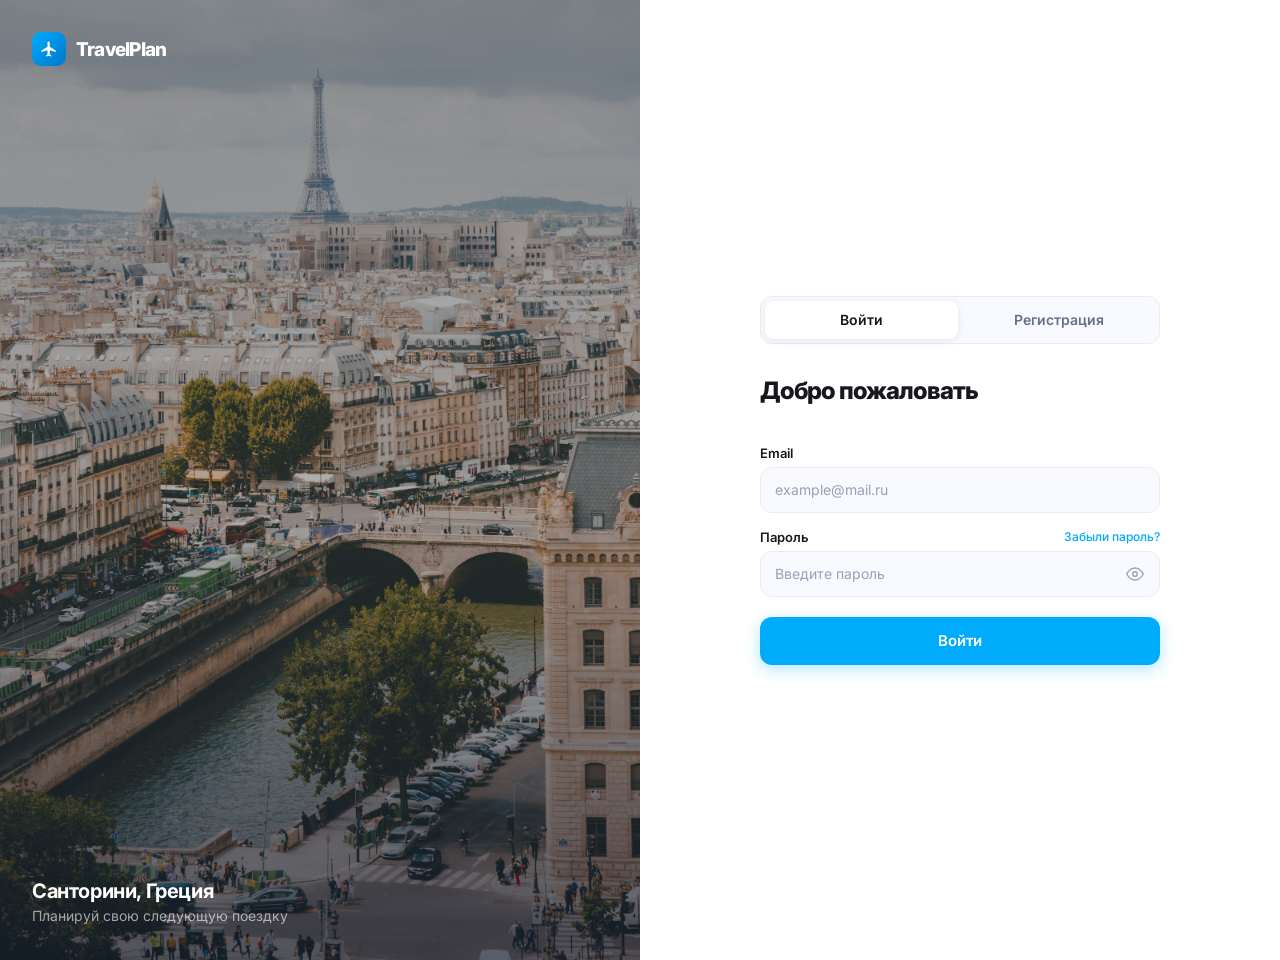
<file: checklist.html>
<!-- checklist.html -->
<!DOCTYPE html>
<html lang="ru">
<head>
    <meta charset="UTF-8">
    <meta name="viewport" content="width=device-width, initial-scale=1.0">
    <title>Чеклисты — TravelPlan</title>
    <link rel="preconnect" href="https://fonts.googleapis.com">
    <link rel="preconnect" href="https://fonts.gstatic.com" crossorigin>
    <link href="https://fonts.googleapis.com/css2?family=Inter:wght@400;500;600;700;800;900&display=swap" rel="stylesheet">
    <link rel="stylesheet" href="style/style.css">
    <link rel="stylesheet" href="style/dashboard.css">
    <link rel="stylesheet" href="style/checklist.css"></head>
<body class="dash-body">

<header class="header header--solid" id="header">
    <div class="header__inner">
        <a href="index.html" class="logo">
            <div class="logo__icon">
                <svg width="18" height="18" viewBox="0 0 24 24" fill="none">
                    <path d="M21 16v-2l-8-5V3.5c0-.83-.67-1.5-1.5-1.5S10 2.67 10 3.5V9l-8 5v2l8-2.5V19l-2 1.5V22l3.5-1 3.5 1v-1.5L13 19v-5.5l8 2.5z" fill="#fff"/>
                </svg>
            </div>
            <span>TravelPlan</span>
        </a>
        <nav class="nav" id="nav">
            <a href="dashboard.html" class="nav__link">Мои поездки</a>
            <a href="trip-create.html" class="nav__link">Новая поездка</a>
            <a href="budget.html" class="nav__link">Бюджет</a>
            <a href="checklist.html" class="nav__link nav__link--active">Чеклисты</a>
        </nav>
        <div class="header__actions">
            <div class="user-pill" id="userPill">
                <div class="user-pill__avatar" id="headerAvatar"></div>
                <span class="user-pill__name" id="headerName"></span>
                <svg width="14" height="14" viewBox="0 0 24 24" fill="none">
                    <path d="M6 9l6 6 6-6" stroke="rgba(255,255,255,0.6)" stroke-width="2" stroke-linecap="round"/>
                </svg>
                <div class="user-pill__dropdown">
                    <div class="user-pill__dropdown-info">
                        <div class="user-pill__dropdown-name" id="dropName"></div>
                        <div class="user-pill__dropdown-email" id="dropEmail"></div>
                    </div>
                    <div class="user-pill__dropdown-divider"></div>
                    <a href="profile.html" class="user-pill__dropdown-item">
                        <svg width="15" height="15" viewBox="0 0 24 24" fill="none">
                            <circle cx="12" cy="8" r="4" stroke="currentColor" stroke-width="1.8"/>
                            <path d="M4 20c0-4 3.6-7 8-7s8 3 8 7" stroke="currentColor" stroke-width="1.8" stroke-linecap="round"/>
                        </svg>
                        Профиль
                    </a>
                    <div class="user-pill__dropdown-divider"></div>
                    <button class="user-pill__dropdown-item user-pill__dropdown-item--danger" id="logoutBtn">
                        <svg width="15" height="15" viewBox="0 0 24 24" fill="none">
                            <path d="M9 21H5a2 2 0 0 1-2-2V5a2 2 0 0 1 2-2h4" stroke="currentColor" stroke-width="1.8" stroke-linecap="round"/>
                            <polyline points="16 17 21 12 16 7" stroke="currentColor" stroke-width="1.8" stroke-linecap="round"/>
                            <line x1="21" y1="12" x2="9" y2="12" stroke="currentColor" stroke-width="1.8" stroke-linecap="round"/>
                        </svg>
                        Выйти
                    </button>
                </div>
            </div>
        </div>
        <button class="burger" id="burger" aria-label="Меню">
            <span></span><span></span><span></span>
        </button>
    </div>
    <div class="mobile-menu" id="mobileMenu">
        <a href="dashboard.html" class="mobile-menu__link">Мои поездки</a>
        <a href="trip-create.html" class="mobile-menu__link">Новая поездка</a>
        <a href="budget.html" class="mobile-menu__link">Бюджет</a>
        <a href="checklist.html" class="mobile-menu__link">Чеклисты</a>
        <div class="mobile-menu__divider"></div>
        <a href="profile.html" class="mobile-menu__link">Профиль</a>
        <button class="mobile-menu__link mobile-menu__link--danger" id="logoutMobile">Выйти</button>
    </div>
</header>

<div class="dash-page">
    <div class="container">

        <div class="dash-head">
            <div>
                <h1 class="dash-head__title">Чеклисты</h1>
                <div class="dash-head__stats" id="clHeadSub">Управляй задачами по поездкам</div>
            </div>
        </div>

                <div id="clSkeleton" class="cl-skeleton">
            <div class="cl-skeleton__group">
                <div class="skeleton-line skeleton-line--title"></div>
                <div class="cl-skeleton__tasks">
                    <div class="skeleton-box"></div>
                    <div class="skeleton-box"></div>
                    <div class="skeleton-box"></div>
                </div>
            </div>
            <div class="cl-skeleton__group">
                <div class="skeleton-line skeleton-line--title"></div>
                <div class="cl-skeleton__tasks">
                    <div class="skeleton-box"></div>
                    <div class="skeleton-box"></div>
                </div>
            </div>
        </div>

                <div id="clContent" style="display:none">

                        <div class="cl-filter">
                <div class="cl-filter__trips" id="tripFilter">
                    <button class="cl-filter__btn cl-filter__btn--active" data-trip="all">Все поездки</button>
                </div>
                <div class="cl-filter__right">
                    <button class="cl-view-btn cl-view-btn--active" data-view="all">Все</button>
                    <button class="cl-view-btn" data-view="active">Активные</button>
                    <button class="cl-view-btn" data-view="done">Выполненные</button>
                </div>
            </div>

                        <div class="cl-summary">
                <div class="cl-summary__item">
                    <div class="cl-summary__val" id="sumTotal">0</div>
                    <div class="cl-summary__label">Всего задач</div>
                </div>
                <div class="cl-summary__divider"></div>
                <div class="cl-summary__item">
                    <div class="cl-summary__val cl-summary__val--green" id="sumDone">0</div>
                    <div class="cl-summary__label">Выполнено</div>
                </div>
                <div class="cl-summary__divider"></div>
                <div class="cl-summary__item">
                    <div class="cl-summary__val cl-summary__val--orange" id="sumLeft">0</div>
                    <div class="cl-summary__label">Осталось</div>
                </div>
                <div class="cl-summary__divider"></div>
                <div class="cl-summary__progress">
                    <div class="cl-summary__progress-label">
                        <span>Прогресс</span>
                        <span id="sumPct">0%</span>
                    </div>
                    <div class="cl-summary__bar">
                        <div class="cl-summary__bar-fill" id="sumBar"></div>
                    </div>
                </div>
            </div>

                        <div class="cl-quick-add">
                <div class="cl-quick-add__inner">
                    <svg width="16" height="16" viewBox="0 0 24 24" fill="none">
                        <circle cx="12" cy="12" r="10" stroke="#01abfb" stroke-width="1.8"/>
                        <line x1="12" y1="8" x2="12" y2="16" stroke="#01abfb" stroke-width="1.8" stroke-linecap="round"/>
                        <line x1="8" y1="12" x2="16" y2="12" stroke="#01abfb" stroke-width="1.8" stroke-linecap="round"/>
                    </svg>
                    <input type="text" id="quickTaskInput" class="cl-quick-add__input" placeholder="Добавить задачу...">
                    <select id="quickTaskTrip" class="cl-quick-add__select">
                        <option value="">Выбери поездку</option>
                    </select>
                    <button class="btn btn--primary btn--sm" id="quickAddBtn">Добавить</button>
                </div>
            </div>

                        <div id="clGroups" class="cl-groups"></div>

                        <div class="cl-empty" id="clEmpty" style="display:none">
                <div class="cl-empty__icon">
                    <svg width="52" height="52" viewBox="0 0 24 24" fill="none">
                        <path d="M9 11l3 3L22 4" stroke="#d0d5dd" stroke-width="1.5" stroke-linecap="round" stroke-linejoin="round"/>
                        <path d="M21 12v7a2 2 0 0 1-2 2H5a2 2 0 0 1-2-2V5a2 2 0 0 1 2-2h11" stroke="#d0d5dd" stroke-width="1.5" stroke-linecap="round"/>
                    </svg>
                </div>
                <h3 class="cl-empty__title">Нет задач</h3>
                <p class="cl-empty__sub">Создай поездку и добавь задачи через форму выше</p>
                <a href="trip-create.html" class="btn btn--primary btn--sm" style="margin-top:20px">Создать поездку</a>
            </div>

        </div>

    </div>
</div>

<div id="toasts"></div>
<script src="main/utils.js"></script>
<script src="main/api.js"></script>
<script src="main/guard.js"></script>
<script src="main/notifications-bell.js"></script>
<script src="main/header-user.js"></script>
<script src="main/checklist.js"></script>
</body>
</html>
</file>
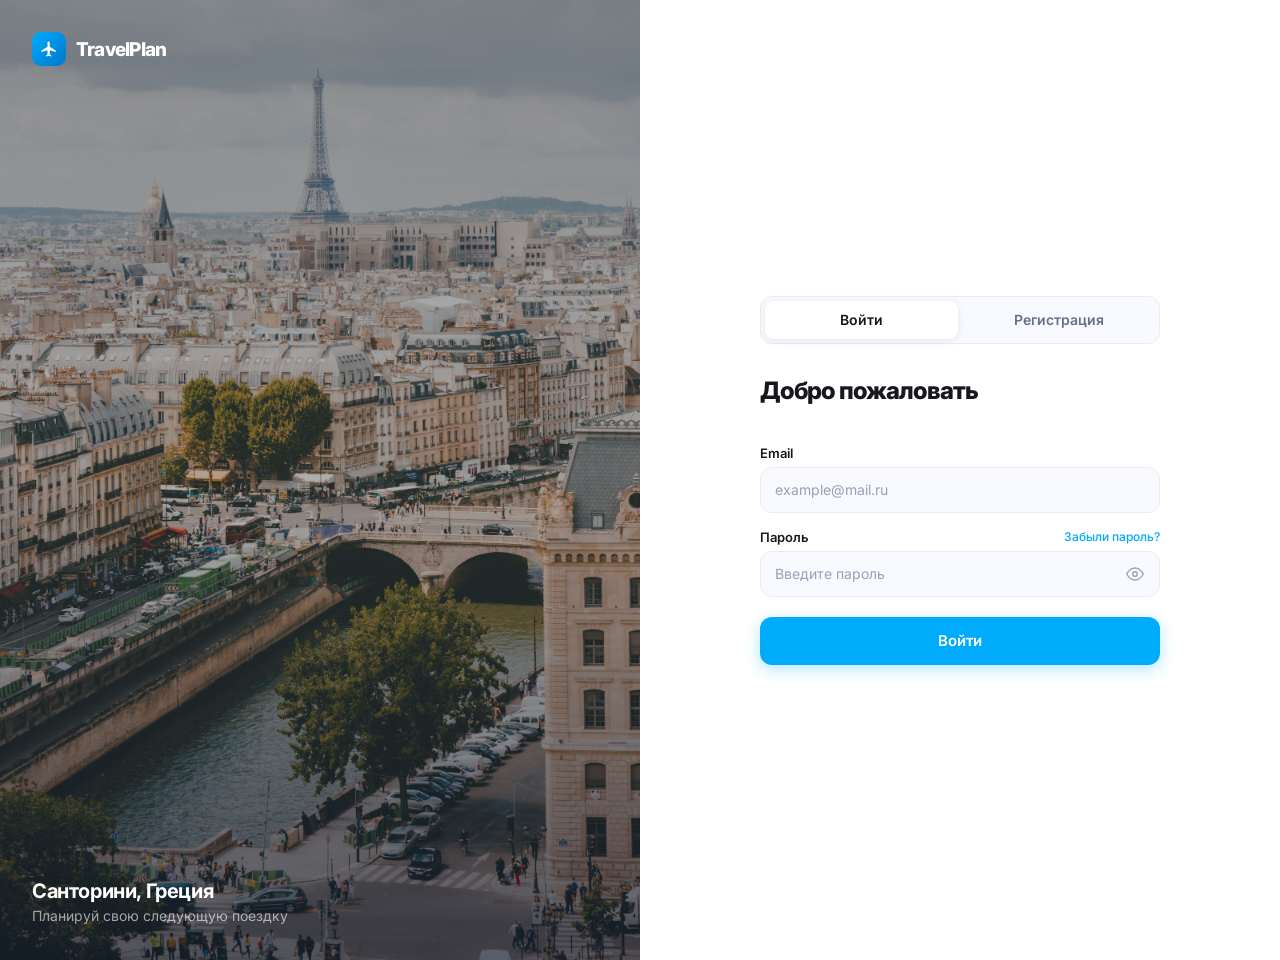
<file: login.html>
<!-- login.html -->
<!DOCTYPE html>
<html lang="ru">
<head>
    <meta charset="UTF-8">
    <meta name="viewport" content="width=device-width, initial-scale=1.0">
    <title>Войти — TravelPlan</title>
    <link rel="preconnect" href="https://fonts.googleapis.com">
    <link rel="preconnect" href="https://fonts.gstatic.com" crossorigin>
    <link href="https://fonts.googleapis.com/css2?family=Inter:wght@400;500;600;700;800;900&display=swap" rel="stylesheet">
    <link rel="stylesheet" href="style/style.css">
    <link rel="stylesheet" href="style/auth.css">
</head>
<body class="auth-body">

<div class="auth-split">

    <div class="auth-split__photo">
        <img src="img/login-bg.jpg" alt="Путешествие">
        <div class="auth-split__photo-overlay"></div>
        <a href="index.html" class="auth-split__logo logo">
            <div class="logo__icon">
                <svg width="18" height="18" viewBox="0 0 24 24" fill="none">
                    <path d="M21 16v-2l-8-5V3.5c0-.83-.67-1.5-1.5-1.5S10 2.67 10 3.5V9l-8 5v2l8-2.5V19l-2 1.5V22l3.5-1 3.5 1v-1.5L13 19v-5.5l8 2.5z" fill="#fff"/>
                </svg>
            </div>
            <span>TravelPlan</span>
        </a>
        <div class="auth-split__photo-caption">
            <div class="auth-split__caption-title">Санторини, Греция</div>
            <div class="auth-split__caption-sub">Планируй свою следующую поездку</div>
        </div>
    </div>

    <div class="auth-split__form">
        <div class="auth-form-wrap">

            <div class="auth-tabs" id="authTabs">
                <button class="auth-tab auth-tab--active" data-tab="login">Войти</button>
                <button class="auth-tab" data-tab="register">Регистрация</button>
            </div>

            <div class="auth-alert" id="authAlert" style="display:none"></div>

            <form id="loginForm" class="auth-form" novalidate>
                <h2 class="auth-form__title">Добро пожаловать</h2>

                <div class="auth-form__group">
                    <label class="auth-form__label" for="loginEmail">Email</label>
                    <input type="email" id="loginEmail" class="auth-form__input" placeholder="example@mail.ru" autocomplete="email">
                    <span class="auth-form__error" id="emailError"></span>
                </div>

                <div class="auth-form__group">
                    <label class="auth-form__label" for="loginPassword">
                        <span>Пароль</span>
                        <a href="#" class="auth-form__label-link">Забыли пароль?</a>
                    </label>
                    <div class="auth-form__pass-wrap">
                        <input type="password" id="loginPassword" class="auth-form__input" placeholder="Введите пароль" autocomplete="current-password">
                        <button type="button" class="auth-form__eye" data-target="loginPassword">
                            <svg class="eye-open" width="18" height="18" viewBox="0 0 24 24" fill="none">
                                <path d="M1 12s4-8 11-8 11 8 11 8-4 8-11 8-11-8-11-8z" stroke="currentColor" stroke-width="1.8"/>
                                <circle cx="12" cy="12" r="3" stroke="currentColor" stroke-width="1.8"/>
                            </svg>
                            <svg class="eye-closed" width="18" height="18" viewBox="0 0 24 24" fill="none" style="display:none">
                                <path d="M17.94 17.94A10.07 10.07 0 0 1 12 20c-7 0-11-8-11-8a18.45 18.45 0 0 1 5.06-5.94M9.9 4.24A9.12 9.12 0 0 1 12 4c7 0 11 8 11 8a18.5 18.5 0 0 1-2.16 3.19m-6.72-1.07a3 3 0 1 1-4.24-4.24" stroke="currentColor" stroke-width="1.8" stroke-linecap="round"/>
                                <line x1="1" y1="1" x2="23" y2="23" stroke="currentColor" stroke-width="1.8" stroke-linecap="round"/>
                            </svg>
                        </button>
                    </div>
                    <span class="auth-form__error" id="passwordError"></span>
                </div>

                <button type="submit" class="btn btn--primary btn--auth" id="loginBtn">Войти</button>
            </form>

            <form id="registerForm" class="auth-form" style="display:none" novalidate>
                <h2 class="auth-form__title">Создать аккаунт</h2>

                <div class="auth-form__group">
                    <label class="auth-form__label" for="regName">Имя</label>
                    <input type="text" id="regName" class="auth-form__input" placeholder="Как вас зовут" autocomplete="name">
                    <span class="auth-form__error" id="nameError"></span>
                </div>

                <div class="auth-form__group">
                    <label class="auth-form__label" for="regEmail">Email</label>
                    <input type="email" id="regEmail" class="auth-form__input" placeholder="example@mail.ru" autocomplete="email">
                    <span class="auth-form__error" id="regEmailError"></span>
                </div>

                <div class="auth-form__group">
                    <label class="auth-form__label" for="regPassword">Пароль</label>
                    <div class="auth-form__pass-wrap">
                        <input type="password" id="regPassword" class="auth-form__input" placeholder="Минимум 8 символов" autocomplete="new-password">
                        <button type="button" class="auth-form__eye" data-target="regPassword">
                            <svg class="eye-open" width="18" height="18" viewBox="0 0 24 24" fill="none">
                                <path d="M1 12s4-8 11-8 11 8 11 8-4 8-11 8-11-8-11-8z" stroke="currentColor" stroke-width="1.8"/>
                                <circle cx="12" cy="12" r="3" stroke="currentColor" stroke-width="1.8"/>
                            </svg>
                            <svg class="eye-closed" width="18" height="18" viewBox="0 0 24 24" fill="none" style="display:none">
                                <path d="M17.94 17.94A10.07 10.07 0 0 1 12 20c-7 0-11-8-11-8a18.45 18.45 0 0 1 5.06-5.94M9.9 4.24A9.12 9.12 0 0 1 12 4c7 0 11 8 11 8a18.5 18.5 0 0 1-2.16 3.19m-6.72-1.07a3 3 0 1 1-4.24-4.24" stroke="currentColor" stroke-width="1.8" stroke-linecap="round"/>
                                <line x1="1" y1="1" x2="23" y2="23" stroke="currentColor" stroke-width="1.8" stroke-linecap="round"/>
                            </svg>
                        </button>
                    </div>
                    <div class="auth-strength" id="passStrength" style="display:none">
                        <div class="auth-strength__bar">
                            <div class="auth-strength__fill" id="strengthFill"></div>
                        </div>
                        <span class="auth-strength__label" id="strengthLabel"></span>
                    </div>
                    <span class="auth-form__error" id="regPasswordError"></span>
                </div>

                <div class="auth-form__group">
                    <label class="auth-form__label" for="regPasswordConfirm">Повторите пароль</label>
                    <div class="auth-form__pass-wrap">
                        <input type="password" id="regPasswordConfirm" class="auth-form__input" placeholder="Повторите пароль" autocomplete="new-password">
                        <button type="button" class="auth-form__eye" data-target="regPasswordConfirm">
                            <svg class="eye-open" width="18" height="18" viewBox="0 0 24 24" fill="none">
                                <path d="M1 12s4-8 11-8 11 8 11 8-4 8-11 8-11-8-11-8z" stroke="currentColor" stroke-width="1.8"/>
                                <circle cx="12" cy="12" r="3" stroke="currentColor" stroke-width="1.8"/>
                            </svg>
                            <svg class="eye-closed" width="18" height="18" viewBox="0 0 24 24" fill="none" style="display:none">
                                <path d="M17.94 17.94A10.07 10.07 0 0 1 12 20c-7 0-11-8-11-8a18.45 18.45 0 0 1 5.06-5.94M9.9 4.24A9.12 9.12 0 0 1 12 4c7 0 11 8 11 8a18.5 18.5 0 0 1-2.16 3.19m-6.72-1.07a3 3 0 1 1-4.24-4.24" stroke="currentColor" stroke-width="1.8" stroke-linecap="round"/>
                                <line x1="1" y1="1" x2="23" y2="23" stroke="currentColor" stroke-width="1.8" stroke-linecap="round"/>
                            </svg>
                        </button>
                    </div>
                    <span class="auth-form__error" id="confirmError"></span>
                </div>

                <div class="auth-form__check">
                    <label class="auth-check">
                        <input type="checkbox" id="agree" class="auth-check__input">
                        <span class="auth-check__box"></span>
                        <span class="auth-check__label">Я согласен с <a href="#">условиями использования</a></span>
                    </label>
                    <span class="auth-form__error" id="agreeError"></span>
                </div>

                <button type="submit" class="btn btn--primary btn--auth" id="registerBtn">Создать аккаунт</button>
            </form>

        </div>
    </div>
</div>

<div id="toasts"></div>
<script src="main/utils.js"></script>
<script src="main/api.js"></script>
<script src="main/guard.js"></script>
<script src="main/auth.js"></script>
</body>
</html>
</file>
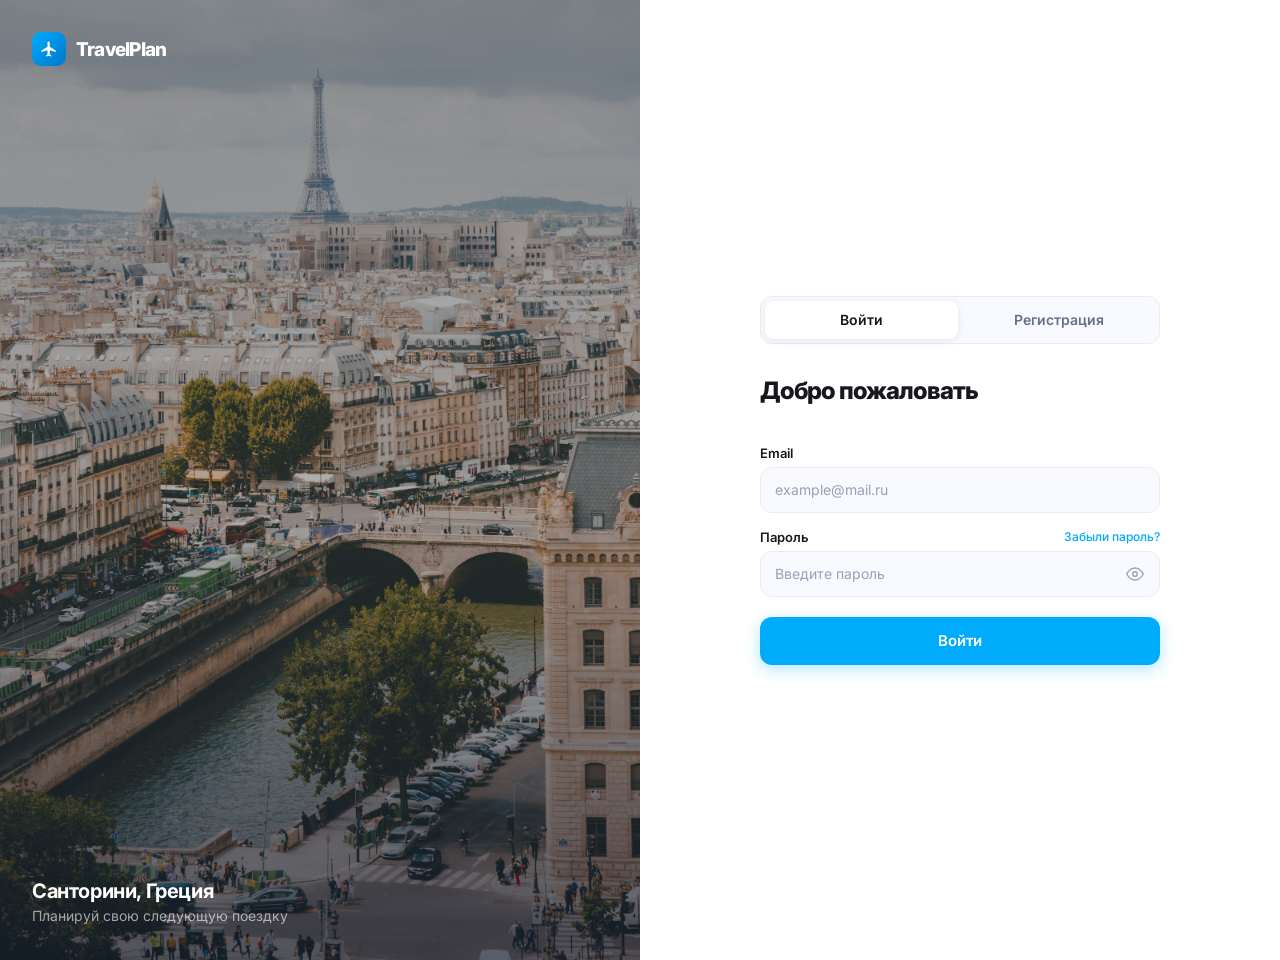
<file: profile.html>
<!-- profile.html -->
<!DOCTYPE html>
<html lang="ru">
<head>
    <meta charset="UTF-8">
    <meta name="viewport" content="width=device-width, initial-scale=1.0">
    <title>Профиль — TravelPlan</title>
    <link rel="preconnect" href="https://fonts.googleapis.com">
    <link rel="preconnect" href="https://fonts.gstatic.com" crossorigin>
    <link href="https://fonts.googleapis.com/css2?family=Inter:wght@400;500;600;700;800;900&display=swap" rel="stylesheet">
    <link rel="stylesheet" href="style/style.css">
    <link rel="stylesheet" href="style/dashboard.css">
    <link rel="stylesheet" href="style/profile.css"></head>
<body class="dash-body">

<header class="header header--solid" id="header">
    <div class="header__inner">
        <a href="index.html" class="logo">
            <div class="logo__icon">
                <svg width="18" height="18" viewBox="0 0 24 24" fill="none">
                    <path d="M21 16v-2l-8-5V3.5c0-.83-.67-1.5-1.5-1.5S10 2.67 10 3.5V9l-8 5v2l8-2.5V19l-2 1.5V22l3.5-1 3.5 1v-1.5L13 19v-5.5l8 2.5z" fill="#fff"/>
                </svg>
            </div>
            <span>TravelPlan</span>
        </a>
        <nav class="nav" id="nav">
            <a href="dashboard.html" class="nav__link">Мои поездки</a>
            <a href="trip-create.html" class="nav__link">Новая поездка</a>
            <a href="budget.html" class="nav__link">Бюджет</a>
            <a href="checklist.html" class="nav__link">Чеклисты</a>
        </nav>
        <div class="header__actions">
            <div class="user-pill" id="userPill">
                <div class="user-pill__avatar" id="headerAvatar"></div>
                <span class="user-pill__name" id="headerName"></span>
                <svg width="14" height="14" viewBox="0 0 24 24" fill="none">
                    <path d="M6 9l6 6 6-6" stroke="rgba(255,255,255,0.6)" stroke-width="2" stroke-linecap="round"/>
                </svg>
                <div class="user-pill__dropdown">
                    <div class="user-pill__dropdown-info">
                        <div class="user-pill__dropdown-name" id="dropName"></div>
                        <div class="user-pill__dropdown-email" id="dropEmail"></div>
                    </div>
                    <div class="user-pill__dropdown-divider"></div>
                    <a href="profile.html" class="user-pill__dropdown-item user-pill__dropdown-item--active">
                        <svg width="15" height="15" viewBox="0 0 24 24" fill="none">
                            <circle cx="12" cy="8" r="4" stroke="currentColor" stroke-width="1.8"/>
                            <path d="M4 20c0-4 3.6-7 8-7s8 3 8 7" stroke="currentColor" stroke-width="1.8" stroke-linecap="round"/>
                        </svg>
                        Профиль
                    </a>
                    <div class="user-pill__dropdown-divider"></div>
                    <button class="user-pill__dropdown-item user-pill__dropdown-item--danger" id="logoutBtn">
                        <svg width="15" height="15" viewBox="0 0 24 24" fill="none">
                            <path d="M9 21H5a2 2 0 0 1-2-2V5a2 2 0 0 1 2-2h4" stroke="currentColor" stroke-width="1.8" stroke-linecap="round"/>
                            <polyline points="16 17 21 12 16 7" stroke="currentColor" stroke-width="1.8" stroke-linecap="round"/>
                            <line x1="21" y1="12" x2="9" y2="12" stroke="currentColor" stroke-width="1.8" stroke-linecap="round"/>
                        </svg>
                        Выйти
                    </button>
                </div>
            </div>
        </div>
        <button class="burger" id="burger" aria-label="Меню">
            <span></span><span></span><span></span>
        </button>
    </div>
    <div class="mobile-menu" id="mobileMenu">
        <a href="dashboard.html" class="mobile-menu__link">Мои поездки</a>
        <a href="trip-create.html" class="mobile-menu__link">Новая поездка</a>
        <a href="budget.html" class="mobile-menu__link">Бюджет</a>
        <a href="checklist.html" class="mobile-menu__link">Чеклисты</a>
        <div class="mobile-menu__divider"></div>
        <a href="profile.html" class="mobile-menu__link">Профиль</a>
        <button class="mobile-menu__link mobile-menu__link--danger" id="logoutMobile">Выйти</button>
    </div>
</header>

<div class="dash-page">
    <div class="container">

        <div class="dash-head">
            <div>
                <h1 class="dash-head__title">Профиль</h1>
                <div class="dash-head__stats">Управляй личными данными и настройками</div>
            </div>
        </div>

        <div class="pf-hero">
            <div class="pf-hero__avatar-wrap">
                <div class="pf-hero__avatar" id="profileAvatar"></div>
                <label class="pf-hero__avatar-edit" title="Загрузить новое фото">
                    <svg width="14" height="14" viewBox="0 0 24 24" fill="none">
                        <path d="M23 19a2 2 0 0 1-2 2H3a2 2 0 0 1-2-2V8a2 2 0 0 1 2-2h4l2-3h6l2 3h4a2 2 0 0 1 2 2z" stroke="#fff" stroke-width="1.8" stroke-linejoin="round"/>
                        <circle cx="12" cy="13" r="4" stroke="#fff" stroke-width="1.8"/>
                    </svg>
                    <input type="file" id="avatarInput" accept="image/jpeg,image/png,image/webp,image/gif" style="display:none">
                </label>
                <button class="pf-hero__avatar-del" id="avatarDelBtn" title="Удалить фото" style="display:none">
                    <svg width="12" height="12" viewBox="0 0 24 24" fill="none">
                        <line x1="18" y1="6" x2="6" y2="18" stroke="#fff" stroke-width="2.2" stroke-linecap="round"/>
                        <line x1="6" y1="6" x2="18" y2="18" stroke="#fff" stroke-width="2.2" stroke-linecap="round"/>
                    </svg>
                </button>
            </div>
            <div class="pf-hero__info">
                <div class="pf-hero__name" id="profileName"></div>
                <div class="pf-hero__email" id="profileEmail"></div>
                <div class="pf-hero__since" id="profileSince"></div>
            </div>
            <div class="pf-hero__stats">
                <div class="pf-hero__stat">
                    <div class="pf-hero__stat-val" id="heroStatTrips">—</div>
                    <div class="pf-hero__stat-label">Поездок</div>
                </div>
                <div class="pf-hero__stat">
                    <div class="pf-hero__stat-val" id="heroStatCities">—</div>
                    <div class="pf-hero__stat-label">Городов</div>
                </div>
                <div class="pf-hero__stat">
                    <div class="pf-hero__stat-val" id="heroStatTasks">—</div>
                    <div class="pf-hero__stat-label">Задач</div>
                </div>
            </div>
        </div>

        <div class="pf-tabs">
            <button class="pf-tab pf-tab--active" data-tab="info">
                <svg width="15" height="15" viewBox="0 0 24 24" fill="none">
                    <circle cx="12" cy="8" r="4" stroke="currentColor" stroke-width="1.8"/>
                    <path d="M4 20c0-4 3.6-7 8-7s8 3 8 7" stroke="currentColor" stroke-width="1.8" stroke-linecap="round"/>
                </svg>
                Личные данные
            </button>
            <button class="pf-tab" data-tab="security">
                <svg width="15" height="15" viewBox="0 0 24 24" fill="none">
                    <rect x="5" y="11" width="14" height="10" rx="2" stroke="currentColor" stroke-width="1.8"/>
                    <path d="M8 11V7a4 4 0 0 1 8 0v4" stroke="currentColor" stroke-width="1.8" stroke-linecap="round"/>
                </svg>
                Безопасность
            </button>
            <button class="pf-tab" data-tab="trips">
                <svg width="15" height="15" viewBox="0 0 24 24" fill="none">
                    <rect x="2" y="7" width="20" height="14" rx="2" stroke="currentColor" stroke-width="1.8"/>
                    <path d="M16 7V5a2 2 0 0 0-2-2h-4a2 2 0 0 0-2 2v2" stroke="currentColor" stroke-width="1.8"/>
                </svg>
                Мои поездки
            </button>
        </div>

        <div class="pf-panel pf-panel--active" id="tab-info">
            <div class="bg-card">
                <div class="bg-card__head">
                    <div class="bg-card__icon bg-card__icon--blue">
                        <svg width="18" height="18" viewBox="0 0 24 24" fill="none">
                            <circle cx="12" cy="8" r="4" stroke="#fff" stroke-width="1.8"/>
                            <path d="M4 20c0-4 3.6-7 8-7s8 3 8 7" stroke="#fff" stroke-width="1.8" stroke-linecap="round"/>
                        </svg>
                    </div>
                    <div>
                        <h2 class="bg-card__title">Личные данные</h2>
                        <p class="bg-card__sub">Управляй персональной информацией</p>
                    </div>
                </div>
                <form id="infoForm" class="pf-form">
                    <div class="pf-form__row">
                        <div class="pf-form__group">
                            <label class="pf-form__label">Имя</label>
                            <input type="text" id="fieldName" class="tc-form__input" placeholder="Ваше имя" maxlength="100">
                        </div>
                        <div class="pf-form__group">
                            <label class="pf-form__label">Телефон</label>
                            <input type="tel" id="fieldPhone" class="tc-form__input" placeholder="+7 (999) 123-45-67">
                        </div>
                    </div>
                    <div class="pf-form__group">
                        <label class="pf-form__label">Email</label>
                        <input type="email" id="fieldEmail" class="tc-form__input" placeholder="you@example.com" maxlength="100">
                        <span class="pf-form__hint">Будет использоваться для входа</span>
                    </div>
                    <div class="pf-form__group">
                        <label class="pf-form__label">О себе</label>
                        <textarea id="fieldBio" class="tc-form__input" placeholder="Расскажи немного о себе..." rows="3" maxlength="500" style="resize:vertical"></textarea>
                        <span class="pf-form__hint"><span id="bioCount">0</span> / 500</span>
                    </div>
                    <div class="pf-form__actions">
                        <button type="submit" class="btn btn--primary btn--sm" id="infoSaveBtn">Сохранить изменения</button>
                    </div>
                </form>
            </div>
        </div>

        <div class="pf-panel" id="tab-security">
            <div class="bg-card">
                <div class="bg-card__head">
                    <div class="bg-card__icon bg-card__icon--orange">
                        <svg width="18" height="18" viewBox="0 0 24 24" fill="none">
                            <rect x="5" y="11" width="14" height="10" rx="2" stroke="#fff" stroke-width="1.8"/>
                            <path d="M8 11V7a4 4 0 0 1 8 0v4" stroke="#fff" stroke-width="1.8" stroke-linecap="round"/>
                        </svg>
                    </div>
                    <div>
                        <h2 class="bg-card__title">Смена пароля</h2>
                        <p class="bg-card__sub">Используй надёжный пароль</p>
                    </div>
                </div>
                <form id="passwordForm" class="pf-form">
                    <div class="pf-form__group">
                        <label class="pf-form__label">Текущий пароль</label>
                        <div class="pf-pass-wrap">
                            <input type="password" id="fieldOldPass" class="tc-form__input" placeholder="••••••••">
                            <button type="button" class="pf-eye" data-target="fieldOldPass">
                                <svg width="16" height="16" viewBox="0 0 24 24" fill="none">
                                    <path d="M1 12s4-8 11-8 11 8 11 8-4 8-11 8-11-8-11-8z" stroke="currentColor" stroke-width="1.8"/>
                                    <circle cx="12" cy="12" r="3" stroke="currentColor" stroke-width="1.8"/>
                                </svg>
                            </button>
                        </div>
                    </div>
                    <div class="pf-form__group">
                        <label class="pf-form__label">Новый пароль</label>
                        <div class="pf-pass-wrap">
                            <input type="password" id="fieldNewPass" class="tc-form__input" placeholder="Минимум 8 символов">
                            <button type="button" class="pf-eye" data-target="fieldNewPass">
                                <svg width="16" height="16" viewBox="0 0 24 24" fill="none">
                                    <path d="M1 12s4-8 11-8 11 8 11 8-4 8-11 8-11-8-11-8z" stroke="currentColor" stroke-width="1.8"/>
                                    <circle cx="12" cy="12" r="3" stroke="currentColor" stroke-width="1.8"/>
                                </svg>
                            </button>
                        </div>
                        <div class="pf-strength" id="passStrength" style="display:none">
                            <div class="pf-strength__bar"><div class="pf-strength__fill" id="strengthFill"></div></div>
                            <span class="pf-strength__label" id="strengthLabel"></span>
                        </div>
                    </div>
                    <div class="pf-form__group">
                        <label class="pf-form__label">Повторите новый пароль</label>
                        <div class="pf-pass-wrap">
                            <input type="password" id="fieldConfirmPass" class="tc-form__input" placeholder="••••••••">
                            <button type="button" class="pf-eye" data-target="fieldConfirmPass">
                                <svg width="16" height="16" viewBox="0 0 24 24" fill="none">
                                    <path d="M1 12s4-8 11-8 11 8 11 8-4 8-11 8-11-8-11-8z" stroke="currentColor" stroke-width="1.8"/>
                                    <circle cx="12" cy="12" r="3" stroke="currentColor" stroke-width="1.8"/>
                                </svg>
                            </button>
                        </div>
                    </div>
                    <div class="pf-form__actions">
                        <button type="submit" class="btn btn--primary btn--sm" id="passSaveBtn">Изменить пароль</button>
                    </div>
                </form>
            </div>

            <div class="bg-card" style="margin-top:16px">
                <div class="bg-card__head">
                    <div class="bg-card__icon bg-card__icon--green">
                        <svg width="18" height="18" viewBox="0 0 24 24" fill="none">
                            <rect x="2" y="3" width="20" height="14" rx="2" stroke="#fff" stroke-width="1.8"/>
                            <path d="M8 21h8M12 17v4" stroke="#fff" stroke-width="1.8" stroke-linecap="round"/>
                        </svg>
                    </div>
                    <div style="flex:1">
                        <h2 class="bg-card__title">Текущая сессия</h2>
                        <p class="bg-card__sub" id="sessionMeta">Этот браузер</p>
                    </div>
                    <span class="pf-badge pf-badge--green">Активна</span>
                </div>
            </div>

            <div class="bg-card pf-danger-card" style="margin-top:16px">
                <div class="bg-card__head">
                    <div class="bg-card__icon bg-card__icon--red">
                        <svg width="18" height="18" viewBox="0 0 24 24" fill="none">
                            <polyline points="3 6 5 6 21 6" stroke="#fff" stroke-width="1.8" stroke-linecap="round"/>
                            <path d="M19 6l-1 14a2 2 0 0 1-2 2H8a2 2 0 0 1-2-2L5 6" stroke="#fff" stroke-width="1.8" stroke-linecap="round"/>
                        </svg>
                    </div>
                    <div style="flex:1">
                        <h2 class="bg-card__title pf-danger-title">Удалить аккаунт</h2>
                        <p class="bg-card__sub">Все данные, поездки и история будут удалены безвозвратно</p>
                    </div>
                    <button class="btn btn--sm pf-btn-danger" id="deleteAccountBtn">Удалить</button>
                </div>
            </div>
        </div>

        <div class="pf-panel" id="tab-trips">
            <div class="bg-card">
                <div class="bg-card__head">
                    <div class="bg-card__icon bg-card__icon--purple">
                        <svg width="18" height="18" viewBox="0 0 24 24" fill="none">
                            <rect x="2" y="7" width="20" height="14" rx="2" stroke="#fff" stroke-width="1.8"/>
                            <path d="M16 7V5a2 2 0 0 0-2-2h-4a2 2 0 0 0-2 2v2" stroke="#fff" stroke-width="1.8"/>
                        </svg>
                    </div>
                    <div style="flex:1">
                        <h2 class="bg-card__title">Мои поездки</h2>
                        <p class="bg-card__sub" id="tripsListSub">Загрузка...</p>
                    </div>
                    <a href="dashboard.html" class="bg-add-btn">Все поездки</a>
                </div>
                <div id="profileTripsList" class="pf-trips"></div>
            </div>
        </div>

    </div>
</div>

<div class="modal-overlay" id="confirmModal" style="display:none">
    <div class="modal modal--sm">
        <div class="modal__head">
            <h3 class="modal__title" id="confirmTitle">Подтверждение</h3>
            <button class="modal__close" id="confirmClose">
                <svg width="18" height="18" viewBox="0 0 24 24" fill="none">
                    <line x1="18" y1="6" x2="6" y2="18" stroke="#98a2b3" stroke-width="2" stroke-linecap="round"/>
                    <line x1="6" y1="6" x2="18" y2="18" stroke="#98a2b3" stroke-width="2" stroke-linecap="round"/>
                </svg>
            </button>
        </div>
        <p class="modal__desc" id="confirmDesc"></p>
        <div class="modal__actions">
            <button class="btn btn--ghost-dark btn--sm" id="confirmCancel">Отмена</button>
            <button class="btn btn--sm pf-btn-danger" id="confirmOk">Подтвердить</button>
        </div>
    </div>
</div>

<div id="toasts"></div>
<script src="main/utils.js"></script>
<script src="main/api.js"></script>
<script src="main/guard.js"></script>
<script src="main/notifications-bell.js"></script>
<script src="main/header-user.js"></script>
<script src="main/profile.js"></script>
</body>
</html>
</file>
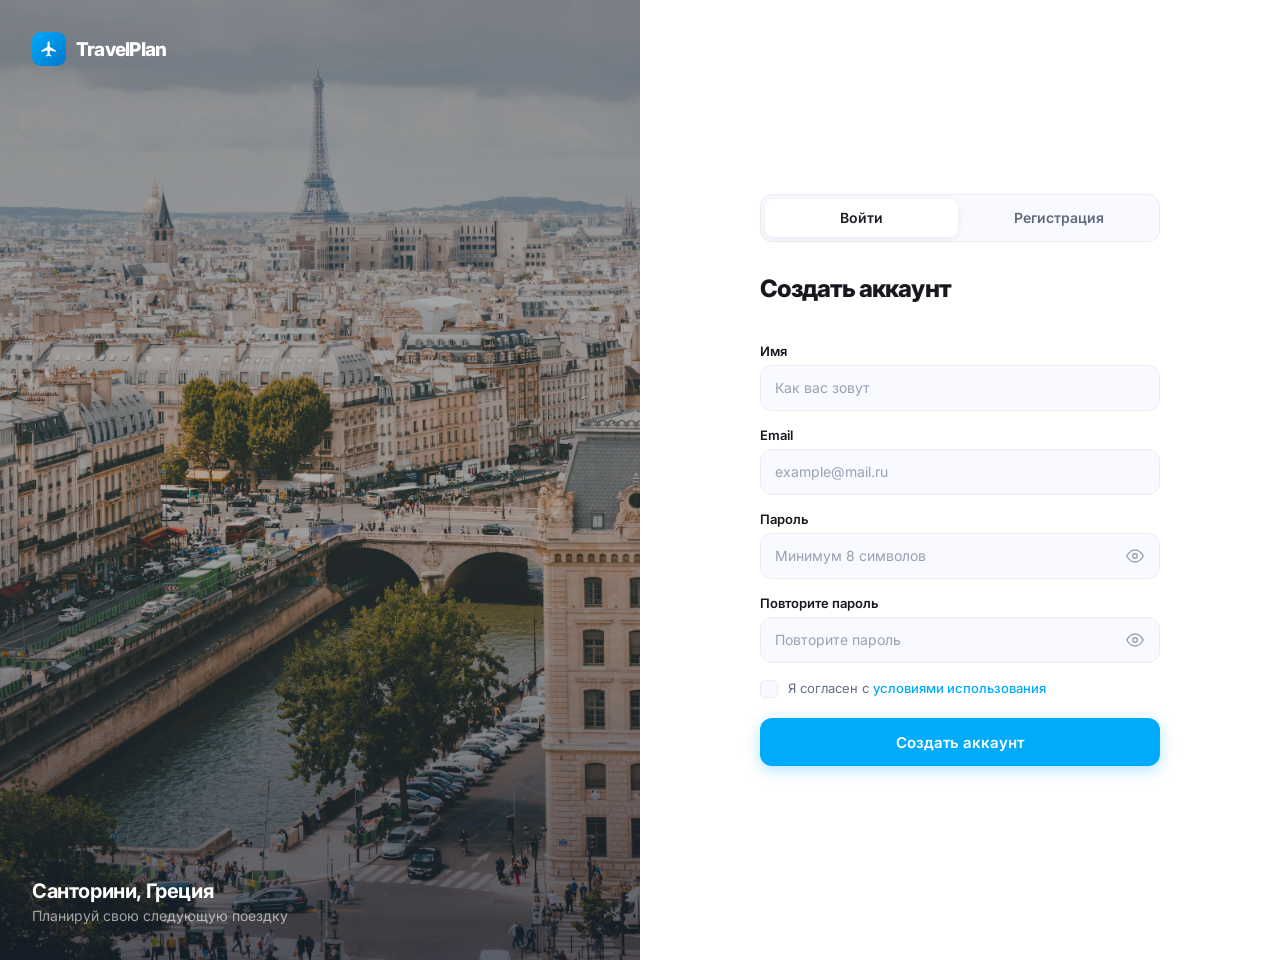
<file: register.html>
<!DOCTYPE html>
<html lang="ru">
<head>
    <meta charset="UTF-8">
    <meta http-equiv="refresh" content="0;url=login.html#register">
    <title>Регистрация — TravelPlan</title></head>
<body></body>
</html>
</file>
<file: style/style.css>
*, *::before, *::after {
    box-sizing: border-box;
    margin: 0;
    padding: 0;
}

body.landing-page .header__inner {
    grid-template-columns: 1fr auto !important;
}

body.landing-page .nav {
    display: none;
}

.header--light .user-pill {
    background: rgba(15, 23, 42, .04);
    border-color: rgba(15, 23, 42, .08);
}

.header--light .user-pill:hover {
    background: rgba(15, 23, 42, .08);
}

.header--light .user-pill__name {
    color: #0f172a;
}

.header--light .user-pill svg path {
    stroke: rgba(15, 23, 42, .6);
}

.header.scrolled.header--light {
    background: rgba(255, 255, 255, .92);
}

:root {
    --blue: #01abfb;
    --blue-dark: #0077cc;
    --green: #22c55e;
    --purple: #8b5cf6;
    --orange: #f97316;
    --text: #16181d;
    --text-2: #667085;
    --text-3: #98a2b3;
    --border: #eaecf0;
    --bg: #f8faff;
    --white: #ffffff;
    --radius-sm: 10px;
    --radius: 16px;
    --radius-lg: 24px;
    --shadow: 0 4px 20px rgba(0, 0, 0, 0.08);
    --shadow-lg: 0 12px 48px rgba(0, 0, 0, 0.12);
}

html {
    scroll-behavior: smooth;
}

body {
    font-family: 'Inter', sans-serif;
    font-size: 16px;
    color: var(--text);
    background: var(--white);
    -webkit-font-smoothing: antialiased;
    overflow-x: hidden;
}

a {
    text-decoration: none;
    color: inherit;
}

img {
    display: block;
    max-width: 100%;
}

.container {
    max-width: 1200px;
    margin: 0 auto;
    padding: 0 24px;
}

.btn {
    display: inline-flex;
    align-items: center;
    justify-content: center;
    gap: 8px;
    font-family: inherit;
    font-weight: 600;
    cursor: pointer;
    border: none;
    transition: all .2s;
    white-space: nowrap;
    border-radius: var(--radius-sm);
    text-decoration: none;
}

.btn--sm {
    height: 38px;
    padding: 0 18px;
    font-size: 14px;
}

.btn--ghost {
    background: rgba(255, 255, 255, 0.15);
    color: #fff;
    border: 1.5px solid rgba(255, 255, 255, 0.3);
    backdrop-filter: blur(4px);
}

.btn--ghost:hover {
    background: rgba(255, 255, 255, 0.25);
    border-color: rgba(255, 255, 255, 0.5);
}

.btn--cta {
    height: 54px;
    padding: 0 36px;
    border-radius: var(--radius);
    font-size: 16px;
    font-weight: 700;
    background: var(--blue);
    color: #fff;
    box-shadow: 0 8px 32px rgba(1, 171, 251, 0.45);
}

.btn--cta:hover {
    background: #29b8fc;
    transform: translateY(-2px);
    box-shadow: 0 14px 40px rgba(1, 171, 251, 0.55);
}

.header {
    position: fixed;
    top: 0;
    left: 0;
    right: 0;
    z-index: 1000;
    background: transparent;
    transition: background .3s, box-shadow .3s;
}

.header.scrolled {
    background: rgba(10, 14, 26, 0.92);
    backdrop-filter: blur(20px);
    -webkit-backdrop-filter: blur(20px);
    box-shadow: 0 2px 20px rgba(0, 0, 0, 0.3);
}

.header__inner {
    max-width: 1200px;
    margin: 0 auto;
    padding: 0 24px;
    height: 68px;
    display: grid;
    grid-template-columns: 1fr auto 1fr;
    align-items: center;
}

.logo {
    display: flex;
    align-items: center;
    gap: 10px;
    font-size: 19px;
    font-weight: 800;
    color: #fff;
    letter-spacing: -.04em;
    flex-shrink: 0;
    justify-self: start;
}

.logo__icon {
    width: 34px;
    height: 34px;
    border-radius: 9px;
    background: linear-gradient(135deg, var(--blue), var(--blue-dark));
    display: flex;
    align-items: center;
    justify-content: center;
    flex-shrink: 0;
}

.logo--light {
    color: #fff;
}

.nav {
    display: flex;
    align-items: center;
    gap: 2px;
    justify-self: center;
}

.nav__link {
    padding: 7px 14px;
    border-radius: var(--radius-sm);
    font-size: 14px;
    font-weight: 500;
    color: rgba(255, 255, 255, 0.8);
    transition: all .15s;
}

.nav__link:hover {
    background: rgba(255, 255, 255, 0.1);
    color: #fff;
}

.header__actions {
    display: flex;
    align-items: center;
    gap: 10px;
    justify-self: end;
}

.burger {
    display: none;
    flex-direction: column;
    gap: 5px;
    background: none;
    border: none;
    cursor: pointer;
    padding: 8px;
    border-radius: 8px;
    justify-self: end;
}

.burger span {
    display: block;
    width: 22px;
    height: 2px;
    background: #fff;
    border-radius: 2px;
    transition: all .25s;
}

.burger.open span:nth-child(1) {
    transform: translateY(7px) rotate(45deg);
}

.burger.open span:nth-child(2) {
    opacity: 0;
}

.burger.open span:nth-child(3) {
    transform: translateY(-7px) rotate(-45deg);
}

.mobile-menu {
    display: none;
    flex-direction: column;
    padding: 12px 20px 20px;
    border-top: 1px solid rgba(255, 255, 255, 0.1);
    background: rgba(10, 14, 26, 0.97);
    gap: 2px;
}

.mobile-menu.open {
    display: flex;
}

.mobile-menu__link {
    display: block;
    padding: 11px 14px;
    border-radius: var(--radius-sm);
    font-size: 15px;
    font-weight: 500;
    color: rgba(255, 255, 255, 0.8);
    transition: background .12s;
}

.mobile-menu__link:hover {
    background: rgba(255, 255, 255, 0.08);
    color: #fff;
}

.mobile-menu__divider {
    height: 1px;
    background: rgba(255, 255, 255, 0.1);
    margin: 8px 0;
}

.reveal {
    opacity: 0;
    transform: translateY(24px);
    transition: opacity .55s ease, transform .55s ease;
}

.reveal.visible {
    opacity: 1;
    transform: translateY(0);
}

.reveal-d1 {
    transition-delay: .1s;
}

.reveal-d2 {
    transition-delay: .2s;
}

#toasts {
    position: fixed;
    bottom: 24px;
    right: 24px;
    z-index: 9999;
    display: flex;
    flex-direction: column;
    gap: 8px;
    pointer-events: none;
}

.toast {
    pointer-events: all;
    padding: 12px 18px;
    border-radius: var(--radius-sm);
    font-size: 14px;
    font-weight: 500;
    font-family: 'Inter', sans-serif;
    max-width: 320px;
    box-shadow: 0 4px 20px rgba(0, 0, 0, .18);
    cursor: pointer;
    opacity: 0;
    transform: translateY(10px);
    transition: all .25s ease;
}

.toast.show {
    opacity: 1;
    transform: translateY(0);
}

.toast--error {
    background: #e74c3c;
    color: #fff;
}

.toast--success {
    background: #078125;
    color: #fff;
}

.toast--info {
    background: #16181d;
    color: #fff;
}

.toast--warning {
    background: #ffd41e;
    color: #212121;
}

.btn--outline-dark {
    background: transparent;
    color: var(--text);
    border: 1.5px solid var(--border);
}

.btn--outline-dark:hover {
    background: var(--bg);
    border-color: #c0c8d8;
}

.header--light {
    background: rgba(255, 255, 255, 0.92);
    backdrop-filter: blur(12px);
    -webkit-backdrop-filter: blur(12px);
    border-bottom: 1px solid var(--border);
}

.header--light.scrolled {
    background: rgba(255, 255, 255, 0.97);
    box-shadow: 0 2px 20px rgba(0, 0, 0, 0.07);
}

.logo--dark {
    color: var(--text);
}

.burger--dark span {
    background: var(--text);
}

.mobile-menu--light {
    background: rgba(255, 255, 255, 0.98);
    border-top: 1px solid var(--border);
}

.mobile-menu--light .mobile-menu__link {
    color: var(--text-2);
}

.mobile-menu--light .mobile-menu__link:hover {
    background: var(--bg);
    color: var(--text);
}

.l-hero {
    min-height: 100vh;
    display: grid;
    grid-template-columns: 1fr 1fr;
    align-items: center;
    background: #f0f6ff;
    overflow: hidden;
    padding-top: 68px;
}

.l-hero__left {
    padding: 80px 56px 80px 80px;
    max-width: 620px;
}

.l-hero__eyebrow {
    display: inline-flex;
    align-items: center;
    gap: 8px;
    font-size: 12px;
    font-weight: 700;
    text-transform: uppercase;
    letter-spacing: .1em;
    color: var(--blue);
    margin-bottom: 28px;
}

.l-eyebrow-dot {
    width: 6px;
    height: 6px;
    border-radius: 50%;
    background: var(--blue);
    animation: l-pulse 2s ease-in-out infinite;
}

@keyframes l-pulse {
    0%, 100% {
        opacity: 1;
        transform: scale(1);
    }
    50% {
        opacity: .4;
        transform: scale(.7);
    }
}

.l-hero__title {
    font-size: clamp(44px, 4.5vw, 68px);
    font-weight: 900;
    color: var(--text);
    letter-spacing: -.05em;
    line-height: 1.02;
    margin-bottom: 22px;
}

.l-hero__title em {
    font-style: normal;
    background: linear-gradient(90deg, var(--blue), #38bdf8);
    -webkit-background-clip: text;
    -webkit-text-fill-color: transparent;
    background-clip: text;
}

.l-hero__sub {
    font-size: 17px;
    color: var(--text-2);
    line-height: 1.7;
    margin-bottom: 36px;
    max-width: 420px;
}

.l-hero__actions {
    display: flex;
    align-items: center;
    gap: 16px;
    margin-bottom: 36px;
}

.l-btn-main {
    display: inline-flex;
    align-items: center;
    gap: 8px;
    height: 52px;
    padding: 0 28px;
    background: var(--blue);
    color: #fff;
    font-family: inherit;
    font-size: 15px;
    font-weight: 700;
    border: none;
    border-radius: var(--radius);
    cursor: pointer;
    text-decoration: none;
    box-shadow: 0 8px 28px rgba(1, 171, 251, .35);
    transition: all .2s;
}

.l-btn-main:hover {
    background: #29b8fc;
    transform: translateY(-2px);
    box-shadow: 0 14px 36px rgba(1, 171, 251, .45);
}

.l-btn-main--lg {
    height: 58px;
    padding: 0 36px;
    font-size: 16px;
}

.l-hero__chips {
    display: flex;
    flex-wrap: wrap;
    gap: 8px;
}

.l-chip {
    display: inline-flex;
    align-items: center;
    gap: 6px;
    padding: 6px 14px;
    border-radius: 40px;
    border: 1px solid #d0e4f7;
    background: #fff;
    font-size: 13px;
    font-weight: 500;
    color: var(--text-2);
    box-shadow: 0 1px 4px rgba(0, 0, 0, .04);
}

.l-chip svg {
    color: var(--blue);
}

.l-hero__right {
    height: calc(100vh - 68px);
    position: relative;
    overflow: hidden;
    padding: 24px 40px 24px 12px;
}

.l-photo-collage {
    height: 100%;
    display: flex;
    flex-direction: column;
    gap: 8px;
}

.l-photo {
    position: relative;
    border-radius: 20px;
    overflow: hidden;
    flex-shrink: 0;
    box-shadow: 0 8px 32px rgba(0, 0, 0, .12);
}

.l-photo img {
    width: 100%;
    height: 100%;
    object-fit: cover;
    display: block;
    transition: transform .6s ease;
}

.l-photo:hover img {
    transform: scale(1.04);
}

.l-photo--main {
    flex: 1;
    min-height: 0;
}

.l-photo-row {
    display: grid;
    grid-template-columns: 1fr 1fr;
    gap: 8px;
    height: 190px;
    flex-shrink: 0;
}

.l-photo--sm {
    height: 100%;
}

.l-photo__label {
    position: absolute;
    bottom: 12px;
    left: 14px;
    display: inline-flex;
    align-items: center;
    gap: 5px;
    padding: 5px 12px;
    background: rgba(255, 255, 255, .85);
    backdrop-filter: blur(8px);
    border-radius: 20px;
    font-size: 12px;
    font-weight: 600;
    color: var(--text);
}

.l-section {
    padding: 96px 0;
    background: #fff;
}

.l-section--blue {
    background: #f0f6ff;
}

.l-section__head {
    text-align: center;
    margin-bottom: 56px;
}

.l-section__eyebrow {
    display: inline-block;
    font-size: 12px;
    font-weight: 700;
    text-transform: uppercase;
    letter-spacing: .1em;
    color: var(--blue);
    margin-bottom: 14px;
}

.l-section__eyebrow--light {
    color: var(--blue);
}

.l-section__title {
    font-size: clamp(28px, 3vw, 40px);
    font-weight: 800;
    color: var(--text);
    letter-spacing: -.04em;
    line-height: 1.1;
    margin-bottom: 12px;
}

.l-section__title--light {
    color: var(--text);
}

.l-section__sub {
    font-size: 16px;
    color: var(--text-2);
    line-height: 1.6;
}

.l-destinations {
    display: grid;
    grid-template-columns: 1fr 2fr;
    gap: 10px;
    height: 500px;
}

.l-dest {
    position: relative;
    border-radius: 18px;
    overflow: hidden;
    cursor: pointer;
    box-shadow: 0 4px 16px rgba(0, 0, 0, .08);
}

.l-dest img {
    width: 100%;
    height: 100%;
    object-fit: cover;
    display: block;
    transition: transform .5s ease;
}

.l-dest:hover img {
    transform: scale(1.06);
}

.l-dest__overlay {
    position: absolute;
    inset: 0;
    background: linear-gradient(to top, rgba(10, 14, 26, .7) 0%, transparent 55%);
}

.l-dest__body {
    position: absolute;
    bottom: 16px;
    left: 16px;
}

.l-dest__title {
    font-size: 17px;
    font-weight: 700;
    color: #fff;
}

.l-dest__sub {
    font-size: 12px;
    color: rgba(255, 255, 255, .65);
    margin-top: 2px;
}

.l-dest--tall {
    height: 100%;
}

.l-dest__col {
    display: flex;
    flex-direction: column;
    gap: 10px;
}

.l-dest--wide {
    height: 270px;
    flex-shrink: 0;
}

.l-dest__row {
    display: grid;
    grid-template-columns: repeat(3, 1fr);
    gap: 10px;
    flex: 1;
    min-height: 0;
}

.l-dest-more {
    display: flex;
    justify-content: center;
    margin-top: 32px;
}

.l-dest-more__link {
    display: inline-flex;
    align-items: center;
    gap: 8px;
    font-size: 15px;
    font-weight: 700;
    color: var(--blue);
    text-decoration: none;
    border-bottom: 2px solid rgba(1, 171, 251, .3);
    padding-bottom: 2px;
    transition: border-color .15s, gap .15s;
}

.l-dest-more__link:hover {
    border-color: var(--blue);
    gap: 12px;
}

.l-steps {
    display: grid;
    grid-template-columns: repeat(3, 1fr);
    gap: 32px;
}

.l-step {
    background: #fff;
    border-radius: 20px;
    padding: 28px;
    border: 1px solid var(--border);
    box-shadow: 0 2px 12px rgba(0, 0, 0, .04);
    opacity: 0;
    transform: translateY(24px);
    transition: opacity .6s ease, transform .6s ease;
}

.l-step.visible {
    opacity: 1;
    transform: translateY(0);
}

.l-step:nth-child(2) {
    transition-delay: .1s;
}

.l-step:nth-child(3) {
    transition-delay: .2s;
}

.l-step__num {
    font-size: 11px;
    font-weight: 800;
    letter-spacing: .12em;
    color: var(--blue);
    opacity: .6;
    text-transform: uppercase;
    margin-bottom: 14px;
}

.l-step__img {
    border-radius: 14px;
    overflow: hidden;
    height: 200px;
    margin-bottom: 20px;
}

.l-step__img img {
    width: 100%;
    height: 100%;
    object-fit: cover;
    display: block;
    transition: transform .5s;
}

.l-step:hover .l-step__img img {
    transform: scale(1.04);
}

.l-step__title {
    font-size: 18px;
    font-weight: 700;
    color: var(--text);
    margin-bottom: 8px;
    letter-spacing: -.02em;
}

.l-step__text {
    font-size: 14px;
    color: var(--text-2);
    line-height: 1.7;
}

.l-cta {
    position: relative;
    padding: 120px 0;
    overflow: hidden;
    text-align: center;
}

.l-cta__bg {
    position: absolute;
    inset: 0;
}

.l-cta__bg img {
    width: 100%;
    height: 100%;
    object-fit: cover;
    display: block;
}

.l-cta__overlay {
    position: absolute;
    inset: 0;
    background: linear-gradient(to bottom, rgba(5, 15, 35, .7), rgba(5, 15, 35, .85));
}

.l-cta__body {
    position: relative;
    z-index: 1;
}

.l-cta__title {
    font-size: clamp(32px, 4vw, 52px);
    font-weight: 900;
    color: #fff;
    letter-spacing: -.05em;
    line-height: 1.1;
    margin-bottom: 14px;
}

.l-cta__sub {
    font-size: 17px;
    color: rgba(255, 255, 255, .55);
    margin-bottom: 36px;
    line-height: 1.6;
}

.l-footer {
    background: #0a0e1a;
    padding: 28px 0;
}

.l-footer__inner {
    display: flex;
    align-items: center;
    justify-content: space-between;
    gap: 24px;
    flex-wrap: wrap;
}

.l-footer__links {
    display: flex;
    gap: 20px;
}

.l-footer__link {
    font-size: 14px;
    color: rgba(255, 255, 255, .4);
    text-decoration: none;
    transition: color .15s;
}

.l-footer__link:hover {
    color: rgba(255, 255, 255, .8);
}

.l-footer__copy {
    font-size: 13px;
    color: rgba(255, 255, 255, .2);
}

.l-dest {
    opacity: 0;
    transform: translateY(20px);
    transition: opacity .5s ease, transform .5s ease;
}

.l-dest.visible {
    opacity: 1;
    transform: translateY(0);
}

.l-footer {
    background: #0a0e1a;
    padding: 56px 0 0;
}

.l-footer__top {
    display: grid;
    grid-template-columns: 2fr 1fr 1fr 1fr;
    gap: 40px;
    padding-bottom: 48px;
    border-bottom: 1px solid rgba(255,255,255,.08);
}

.l-footer__brand .logo {
    margin-bottom: 12px;
}

.l-footer__tagline {
    font-size: 13px;
    color: rgba(255,255,255,.4);
    margin-top: 8px;
    margin-bottom: 14px;
    line-height: 1.5;
}

.l-footer__badge {
    display: inline-flex;
    align-items: center;
    gap: 6px;
    padding: 6px 12px;
    background: rgba(255,255,255,.05);
    border: 1px solid rgba(255,255,255,.08);
    border-radius: 20px;
    font-size: 12px;
    color: rgba(255,255,255,.5);
}

.l-footer__col {
    display: flex;
    flex-direction: column;
    gap: 10px;
}

.l-footer__col-title {
    font-size: 12px;
    font-weight: 700;
    text-transform: uppercase;
    letter-spacing: .08em;
    color: rgba(255,255,255,.25);
    margin-bottom: 4px;
}

.l-footer__link {
    font-size: 14px;
    color: rgba(255,255,255,.45);
    text-decoration: none;
    transition: color .15s;
}

.l-footer__link:hover { color: rgba(255,255,255,.85); }

.l-footer__bottom {
    display: flex;
    align-items: center;
    justify-content: center;
    padding: 20px 0;
    gap: 16px;
}

.l-footer__bottom .logo {
    font-size: 15px;
}

.l-footer__bottom .logo span {
    color: rgba(255,255,255,.5);
}

.l-footer__copy {
    font-size: 13px;
    color: rgba(255,255,255,.25);
}

.l-footer__right {
    display: flex;
    align-items: center;
    gap: 16px;
}

.l-footer__socials {
    display: flex;
    align-items: center;
    gap: 8px;
}

.l-footer__social {
    width: 34px;
    height: 34px;
    border-radius: 8px;
    background: rgba(255,255,255,.05);
    border: 1px solid rgba(255,255,255,.08);
    color: rgba(255,255,255,.4);
    display: flex;
    align-items: center;
    justify-content: center;
    text-decoration: none;
    transition: all .15s;
}

.l-footer__social:hover {
    background: rgba(1,171,251,.15);
    border-color: rgba(1,171,251,.3);
    color: #01abfb;
}

@media (max-width: 1024px) {
    .l-hero {
        grid-template-columns: 1fr;
        padding-top: 68px;
    }
    .l-hero__left {
        padding: 60px 40px 48px;
        max-width: 100%;
    }
    .l-hero__right {
        height: 45vw;
        min-height: 280px;
        padding: 0 24px 24px;
    }
    .l-destinations {
        grid-template-columns: 1fr;
        height: auto;
    }
    .l-dest--tall {
        height: 280px;
    }
    .l-dest--wide {
        height: 180px;
    }
    .l-dest__row {
        height: 140px;
    }
    .l-steps {
        grid-template-columns: 1fr;
        gap: 16px;
    }
}

@media (max-width: 768px) {
    .nav {
        display: none;
    }
    .header__actions {
        display: none;
    }
    .burger {
        display: flex;
    }
    .header__inner {
        grid-template-columns: 1fr auto;
    }
    .l-hero__left {
        padding: 48px 24px 40px;
    }
    .l-hero__right {
        height: 260px;
    }
    .l-section {
        padding: 64px 0;
    }
    .l-dest__row {
        grid-template-columns: 1fr 1fr;
    }
    .l-dest__row .l-dest:last-child {
        display: none;
    }
    .l-cta {
        padding: 80px 0;
    }
    .l-footer__inner {
        flex-direction: column;
        align-items: flex-start;
        gap: 12px;
    }
}

@media (max-width: 480px) {
    .l-hero__actions {
        flex-direction: column;
        align-items: flex-start;
    }
    .l-dest__row {
        grid-template-columns: 1fr;
        height: auto;
    }
    .l-dest__row .l-dest {
        height: 130px;
    }
    .l-dest__row .l-dest:nth-child(n+2) {
        display: none;
    }
}

@media (max-width: 900px) {
    .container {
        padding-left: 14px;
        padding-right: 14px;
    }
    .tp-grid {
        grid-template-columns: 1fr !important;
        gap: 14px !important;
    }
    .tp-stats {
        grid-template-columns: repeat(2, 1fr) !important;
    }
    .stats-charts {
        grid-template-columns: 1fr !important;
    }
    .dh-hero {
        grid-template-columns: 1fr !important;
    }
    .dh-countdown {
        padding: 18px 18px !important;
        min-height: 180px !important;
    }
    .dh-countdown__title {
        font-size: 22px !important;
    }
    .dh-cd-cell {
        min-width: 54px;
        padding: 8px 10px;
    }
    .dh-cd-cell b {
        font-size: 20px;
    }
    .tp-hero__title {
        font-size: 24px !important;
    }
    .tp-hero__body {
        padding: 18px !important;
    }
    .header__inner {
        padding-left: 12px;
        padding-right: 12px;
    }
    .nb-pop {
        width: 92vw !important;
        right: -8px !important;
    }
}

@media (max-width: 640px) {
    .container {
        padding-left: 10px;
        padding-right: 10px;
    }
    .tp-stats {
        grid-template-columns: 1fr 1fr !important;
        gap: 10px !important;
    }
    .tp-stat {
        padding: 12px !important;
    }
    .tp-stat__val {
        font-size: 20px !important;
    }
    .dh-hero {
        gap: 12px !important;
        margin: 12px 0 18px !important;
    }
    .dh-countdown__timer {
        gap: 8px !important;
    }
    .dh-cd-cell {
        min-width: 46px;
        padding: 6px 8px;
    }
    .dh-cd-cell b {
        font-size: 18px;
    }
    .dh-cd-cell span {
        font-size: 9px;
    }
    .tp-hero__title {
        font-size: 20px !important;
    }
    .tp-hero__meta {
        flex-direction: column;
        gap: 6px;
        align-items: flex-start;
    }
    .tp-hero__actions {
        flex-wrap: wrap;
        gap: 6px !important;
    }
    .tp-hero__actions .btn {
        padding: 6px 10px !important;
        font-size: 12px !important;
    }
    .tp-card {
        padding: 14px !important;
    }
    .tp-card__title {
        font-size: 14px !important;
    }
    .trips-grid {
        grid-template-columns: 1fr !important;
    }
    .dash-filters {
        flex-direction: column !important;
        align-items: stretch !important;
        gap: 10px;
    }
    .filter-tabs {
        overflow-x: auto;
        flex-wrap: nowrap;
    }
    .filter-tab {
        white-space: nowrap;
    }
    .dash-search {
        width: 100% !important;
    }
    .tp-dnd-item {
        padding: 8px 10px !important;
    }
    .tp-dnd-name {
        font-size: 12px !important;
    }
    .tp-day-block__head {
        padding: 8px 10px !important;
        font-size: 12px !important;
    }
    .modal {
        width: calc(100vw - 24px) !important;
        max-width: none !important;
    }
    .modal-overlay {
        padding: 12px !important;
    }
    .tp-comment {
        padding: 8px !important;
    }
    .tp-comment-form {
        flex-direction: column;
    }
    .tp-comment-send {
        align-self: stretch !important;
    }
    .budget-table-wrap {
        overflow-x: auto;
    }
    .table-wrap,
    .table-wrap--scroll {
        overflow-x: auto;
    }
    #weatherList > div {
        padding: 4px 0 !important;
    }
    .mobile-menu__link {
        padding: 14px 16px !important;
    }
}

@media (max-width: 380px) {
    .tp-stats {
        grid-template-columns: 1fr !important;
    }
    .dh-countdown__timer {
        flex-wrap: wrap;
    }
    .header__inner .logo span {
        display: none;
    }
}

@media (pointer: coarse) {
    .tp-task__check,
    .nb-btn,
    .tbl-btn,
    .filter-tab {
        min-width: 36px;
        min-height: 36px;
    }
    .tp-comment__btn {
        padding: 6px 10px;
        font-size: 12px;
    }
}

@media (max-width: 900px) {
    .l-footer__top {
        grid-template-columns: 1fr 1fr;
        gap: 32px;
    }
    .l-footer__brand {
        grid-column: 1 / -1;
    }
}

@media (max-width: 600px) {
    .l-footer__top { 
        grid-template-columns: 1fr; 
    }
    .l-footer__bottom {
        flex-direction: column;
        align-items: flex-start;
        gap: 12px;
    }
}
</file>
<file: style/dashboard.css>
.dash-body {
    background: #f4f6fa;
}

.btn--primary {
    background: var(--blue);
    color: #fff;
    box-shadow: 0 4px 16px rgba(1, 171, 251, .3);
}

.btn--primary:hover {
    background: #29b8fc;
    box-shadow: 0 6px 20px rgba(1, 171, 251, .4);
}

.dash-page {
    margin-top: 68px;
    padding: 36px 0 60px;
    min-height: calc(100vh - 68px);
}

.dash-head__stats {
    font-size: 13px;
    color: var(--text-3);
    margin-top: 5px;
}

.dash-head__stats span {
    font-weight: 700;
    color: var(--text-2);
}

.header--solid {
    background: #0a0e1a;
    border-bottom: 1px solid rgba(255, 255, 255, 0.06);
}

.header--solid.scrolled {
    background: rgba(10, 14, 26, 0.97);
    box-shadow: 0 2px 20px rgba(0, 0, 0, 0.3);
}

.user-pill {
    position: relative;
    display: flex;
    align-items: center;
    gap: 8px;
    padding: 5px 10px 5px 5px;
    border-radius: 40px;
    border: 1.5px solid rgba(255, 255, 255, 0.15);
    cursor: pointer;
    user-select: none;
    transition: border-color .15s;
}

.user-pill:hover {
    border-color: rgba(255, 255, 255, 0.35);
}

.user-pill__avatar {
    width: 30px;
    height: 30px;
    border-radius: 50%;
    background: linear-gradient(135deg, var(--blue), var(--blue-dark));
    color: #fff;
    font-size: 13px;
    font-weight: 700;
    display: flex;
    align-items: center;
    justify-content: center;
    flex-shrink: 0;
}

.user-pill__name {
    font-size: 13px;
    font-weight: 600;
    color: rgba(255, 255, 255, 0.9);
}

.user-pill__dropdown {
    display: none;
    position: absolute;
    top: calc(100% + 10px);
    right: 0;
    min-width: 220px;
    background: #fff;
    border: 1px solid var(--border);
    border-radius: 16px;
    box-shadow: 0 12px 40px rgba(0, 0, 0, 0.14);
    padding: 8px;
    z-index: 300;
}

.user-pill:hover .user-pill__dropdown,
.user-pill.open .user-pill__dropdown {
    display: block;
}

.user-pill__dropdown-info {
    padding: 8px 12px 10px;
}

.user-pill__dropdown-name {
    font-size: 14px;
    font-weight: 700;
    color: var(--text);
    margin-bottom: 2px;
}

.user-pill__dropdown-email {
    font-size: 12px;
    color: var(--text-3);
}

.user-pill__dropdown-divider {
    height: 1px;
    background: var(--border);
    margin: 4px 0;
}

.user-pill__dropdown-item {
    display: flex;
    align-items: center;
    gap: 10px;
    padding: 9px 12px;
    border-radius: 10px;
    font-size: 13px;
    font-weight: 500;
    color: var(--text);
    text-decoration: none;
    cursor: pointer;
    transition: background .12s;
    border: none;
    background: none;
    width: 100%;
    font-family: inherit;
    text-align: left;
}

.user-pill__dropdown-item:hover {
    background: var(--bg);
}

.user-pill__dropdown-item--active {
    color: var(--blue-dark);
    background: rgba(1, 171, 251, 0.06);
}

.user-pill__dropdown-item--danger {
    color: #e74c3c;
}

.user-pill__dropdown-item--danger:hover {
    background: #fff5f5;
}

.dash-head {
    display: flex;
    align-items: flex-start;
    justify-content: space-between;
    gap: 16px;
    margin-bottom: 28px;
}

.dash-head__title {
    font-size: 26px;
    font-weight: 800;
    color: var(--text);
    letter-spacing: -.03em;
    margin-bottom: 4px;
}

.dash-head__sub {
    font-size: 14px;
    color: var(--text-3);
}

.dash-filters {
    display: flex;
    align-items: center;
    justify-content: space-between;
    gap: 16px;
    margin-bottom: 24px;
    flex-wrap: wrap;
}

.filter-tabs {
    display: flex;
    gap: 4px;
    background: #fff;
    border: 1px solid var(--border);
    border-radius: 12px;
    padding: 4px;
}

.filter-tab {
    padding: 7px 16px;
    border-radius: 8px;
    font-size: 13px;
    font-weight: 500;
    color: var(--text-2);
    cursor: pointer;
    transition: all .15s;
    border: none;
    background: none;
    font-family: inherit;
}

.filter-tab:hover {
    color: var(--text);
}

.filter-tab--active {
    background: var(--text);
    color: #fff;
}

.dash-search {
    display: flex;
    align-items: center;
    gap: 8px;
    background: #fff;
    border: 1px solid var(--border);
    border-radius: 12px;
    padding: 0 14px;
    height: 40px;
    min-width: 220px;
    transition: border-color .15s;
}

.dash-search:focus-within {
    border-color: var(--blue);
}

.dash-search__input {
    border: none;
    outline: none;
    font-size: 13px;
    color: var(--text);
    background: transparent;
    width: 100%;
    font-family: inherit;
}

.dash-search__input::placeholder {
    color: var(--text-3);
}

.trips-grid {
    display: grid;
    grid-template-columns: repeat(3, 1fr);
    gap: 20px;
}

.trip-card {
    background: #fff;
    border-radius: 20px;
    border: 1px solid var(--border);
    overflow: hidden;
    transition: box-shadow .2s, transform .2s;
}

.trip-card:hover {
    box-shadow: 0 8px 32px rgba(0, 0, 0, 0.1);
    transform: translateY(-3px);
}

.trip-card__cover {
    height: 150px;
    position: relative;
    background-size: cover;
    background-position: center;
}

.trip-card__cover-overlay {
    position: absolute;
    inset: 0;
    background: linear-gradient(to bottom, rgba(0, 0, 0, 0.1) 0%, rgba(0, 0, 0, 0.5) 100%);
}

.trip-card__badge {
    position: absolute;
    top: 12px;
    left: 12px;
    font-size: 11px;
    font-weight: 700;
    padding: 4px 10px;
    border-radius: 20px;
    text-transform: uppercase;
    letter-spacing: .04em;
}

.trip-card__badge--blue {
    background: rgba(1, 171, 251, 0.9);
    color: #fff;
}

.trip-card__badge--grey {
    background: rgba(0, 0, 0, 0.45);
    color: #fff;
}

.trip-card__role {
    position: absolute;
    top: 12px;
    right: 12px;
    font-size: 11px;
    font-weight: 500;
    color: rgba(255, 255, 255, 0.85);
    background: rgba(0, 0, 0, 0.3);
    padding: 3px 10px;
    border-radius: 20px;
    backdrop-filter: blur(4px);
}

.trip-card__body {
    padding: 16px;
    display: flex;
    flex-direction: column;
    gap: 10px;
}

.trip-card__head {
    display: flex;
    align-items: flex-start;
    justify-content: space-between;
    gap: 8px;
}

.trip-card__title {
    font-size: 16px;
    font-weight: 700;
    color: var(--text);
    letter-spacing: -.02em;
}

.trip-card__menu {
    position: relative;
    cursor: pointer;
    padding: 4px;
    border-radius: 6px;
    transition: background .15s;
    flex-shrink: 0;
}

.trip-card__menu:hover {
    background: var(--bg);
}

.trip-card__dropdown {
    display: none;
    position: absolute;
    right: 0;
    top: calc(100% + 4px);
    background: #fff;
    border: 1px solid var(--border);
    border-radius: 12px;
    padding: 4px;
    min-width: 165px;
    box-shadow: 0 8px 24px rgba(0, 0, 0, 0.1);
    z-index: 50;
}

.trip-card__menu.open .trip-card__dropdown {
    display: block;
}

.trip-card__dropdown-item {
    display: flex;
    align-items: center;
    width: 100%;
    padding: 8px 12px;
    font-size: 13px;
    color: var(--text);
    border-radius: 8px;
    transition: background .12s;
    cursor: pointer;
    border: none;
    background: none;
    text-align: left;
    font-family: inherit;
    text-decoration: none;
}

.trip-card__dropdown-item:hover {
    background: var(--bg);
}

.trip-card__dropdown-item--danger {
    color: #e74c3c;
}

.trip-card__dropdown-item--danger:hover {
    background: #fff5f5;
}

.trip-card__dropdown-divider {
    height: 1px;
    background: var(--border);
    margin: 4px 0;
}

.trip-card__meta {
    display: flex;
    align-items: center;
    gap: 6px;
    font-size: 12px;
    color: var(--text-3);
}

.trip-card__days {
    margin-left: auto;
    font-size: 11px;
    font-weight: 600;
    color: var(--blue-dark);
    background: rgba(1, 171, 251, 0.08);
    padding: 2px 8px;
    border-radius: 20px;
    white-space: nowrap;
}

.trip-card__progress {
    display: flex;
    align-items: center;
    gap: 10px;
}

.trip-card__progress-bar {
    flex: 1;
    height: 4px;
    background: var(--border);
    border-radius: 4px;
    overflow: hidden;
}

.trip-card__progress-fill {
    height: 100%;
    background: linear-gradient(90deg, var(--blue), var(--blue-dark));
    border-radius: 4px;
    transition: width .3s;
}

.trip-card__progress-label {
    font-size: 11px;
    color: var(--text-3);
    white-space: nowrap;
    flex-shrink: 0;
}

.trip-card__footer {
    display: flex;
    align-items: center;
    justify-content: space-between;
}

.trip-card__members {
    display: flex;
    align-items: center;
}

.trip-card__member {
    width: 28px;
    height: 28px;
    border-radius: 50%;
    background: #344054;
    color: #fff;
    font-size: 11px;
    font-weight: 700;
    display: flex;
    align-items: center;
    justify-content: center;
    border: 2px solid #fff;
    margin-left: -6px;
}

.trip-card__member:first-child {
    margin-left: 0;
}

.trip-card__member--2 {
    background: var(--blue-dark);
}

.trip-card__member--3 {
    background: #16a34a;
}

.trip-card__member--4 {
    background: #9333ea;
}

.trip-card__budget,
.trip-card__locations {
    display: flex;
    align-items: center;
    gap: 5px;
    font-size: 12px;
    color: var(--text-2);
    font-weight: 600;
}

@keyframes skeleton-pulse {
    0%, 100% {
        opacity: 1;
    }
    50% {
        opacity: .4;
    }
}

.trip-card--skeleton {
    pointer-events: none;
    animation: skeleton-pulse 1.4s ease-in-out infinite;
}

.trip-card__cover--skeleton {
    background: #e2e8f0;
}

.skeleton-line {
    height: 14px;
    border-radius: 6px;
    background: #e2e8f0;
    margin-bottom: 10px;
}

.skeleton-line--title {
    height: 18px;
    width: 70%;
}

.skeleton-line--short {
    width: 40%;
}

.trip-card__btn {
    display: flex;
    align-items: center;
    justify-content: center;
    height: 38px;
    background: var(--bg);
    border-radius: 10px;
    font-size: 13px;
    font-weight: 600;
    color: var(--text);
    transition: all .15s;
    border: 1px solid var(--border);
    text-decoration: none;
}

.trip-card__btn:hover {
    background: var(--text);
    color: #fff;
    border-color: var(--text);
}

.trip-card--create {
    border: 2px dashed #d0d5dd;
    background: transparent;
    box-shadow: none;
}

.trip-card--create:hover {
    border-color: var(--blue);
    transform: translateY(-3px);
    box-shadow: none;
}

.trip-card__create-inner {
    display: flex;
    flex-direction: column;
    align-items: center;
    justify-content: center;
    min-height: 310px;
    padding: 32px;
    gap: 12px;
    text-decoration: none;
}

.trip-card__create-icon {
    width: 60px;
    height: 60px;
    border-radius: 18px;
    background: rgba(1, 171, 251, 0.08);
    display: flex;
    align-items: center;
    justify-content: center;
    transition: background .15s;
}

.trip-card--create:hover .trip-card__create-icon {
    background: rgba(1, 171, 251, 0.15);
}

.trip-card__create-title {
    font-size: 15px;
    font-weight: 700;
    color: var(--text);
}

.trip-card__create-sub {
    font-size: 13px;
    color: var(--text-3);
}

.trips-empty {
    text-align: center;
    padding: 80px 20px;
    display: flex;
    flex-direction: column;
    align-items: center;
    gap: 8px;
}

.trips-empty__title {
    font-size: 18px;
    font-weight: 700;
    color: var(--text);
    margin-top: 8px;
}

.trips-empty__sub {
    font-size: 14px;
    color: var(--text-3);
}

.modal-overlay {
    position: fixed;
    inset: 0;
    background: rgba(0, 0, 0, 0.45);
    z-index: 500;
    display: flex;
    align-items: center;
    justify-content: center;
    backdrop-filter: blur(4px);
}

.modal {
    background: #fff;
    border-radius: 20px;
    padding: 28px;
    width: 100%;
    max-width: 400px;
    box-shadow: 0 20px 60px rgba(0, 0, 0, 0.15);
}

.modal__head {
    display: flex;
    align-items: center;
    justify-content: space-between;
    margin-bottom: 12px;
}

.modal__title {
    font-size: 18px;
    font-weight: 700;
    color: var(--text);
}

.modal__close {
    width: 32px;
    height: 32px;
    border-radius: 8px;
    border: none;
    background: none;
    cursor: pointer;
    display: flex;
    align-items: center;
    justify-content: center;
    transition: background .15s;
}

.modal__close:hover {
    background: var(--bg);
}

.modal__desc {
    font-size: 14px;
    color: var(--text-2);
    line-height: 1.65;
    margin-bottom: 24px;
}

.modal__actions {
    display: flex;
    gap: 10px;
    justify-content: flex-end;
}

.btn--ghost-dark {
    background: transparent;
    color: var(--text);
    border: 1.5px solid var(--border);
}

.btn--ghost-dark:hover {
    background: var(--bg);
    border-color: #d0d5dd;
}

.btn--danger {
    background: #e74c3c;
    color: #fff;
    border: none;
}

.btn--danger:hover {
    background: #c0392b;
}

@media (max-width: 1100px) {
    .trips-grid {
        grid-template-columns: repeat(2, 1fr);
    }
}

@media (max-width: 768px) {
    .dash-page {
        padding: 24px 0 48px;
    }
}

@media (max-width: 640px) {
    .trips-grid {
        grid-template-columns: 1fr;
    }
    .dash-filters {
        flex-direction: column;
        align-items: stretch;
    }
    .filter-tabs {
        flex-wrap: wrap;
    }
    .dash-search {
        min-width: unset;
    }
}
</file>
<file: style/admin.css>
*, *::before, *::after {
    box-sizing: border-box;
    margin: 0;
    padding: 0;
}

:root {
    --blue: #01abfb;
    --blue-d: #0077cc;
    --dark: #0f1117;
    --dark-2: #1a1d27;
    --dark-3: #222533;
    --text: #e2e8f0;
    --text-2: #8892a4;
    --text-3: #4b5568;
    --border: rgba(255, 255, 255, 0.07);
    --border-2: rgba(255, 255, 255, 0.04);
    --white: #ffffff;
    --radius: 14px;
    --sidebar: 240px;
}

html, body {
    height: 100%;
    font-family: 'Inter', sans-serif;
    -webkit-font-smoothing: antialiased;
}

body {
    display: flex;
    background: #0f1117;
    color: var(--text);
    overflow-x: hidden;
}

a {
    text-decoration: none;
    color: inherit;
}

button {
    font-family: inherit;
}

.sidebar {
    width: var(--sidebar);
    min-height: 100vh;
    background: var(--dark-2);
    border-right: 1px solid var(--border);
    display: flex;
    flex-direction: column;
    position: fixed;
    left: 0;
    top: 0;
    bottom: 0;
    z-index: 100;
    transition: transform 0.25s ease;
}

.sidebar-logo {
    height: 64px;
    display: flex;
    align-items: center;
    gap: 10px;
    padding: 0 18px;
    border-bottom: 1px solid var(--border);
    flex-shrink: 0;
}

.sidebar-logo-icon {
    width: 32px;
    height: 32px;
    border-radius: 9px;
    background: linear-gradient(135deg, #01abfb, #0055cc);
    display: flex;
    align-items: center;
    justify-content: center;
    flex-shrink: 0;
}

.sidebar-logo-text {
    font-size: 16px;
    font-weight: 800;
    color: #fff;
    letter-spacing: -0.03em;
    flex: 1;
}

.sidebar-badge {
    font-size: 9px;
    font-weight: 700;
    text-transform: uppercase;
    letter-spacing: 0.1em;
    background: rgba(1, 171, 251, 0.15);
    color: var(--blue);
    border: 1px solid rgba(1, 171, 251, 0.25);
    padding: 3px 8px;
    border-radius: 20px;
}

.sidebar-nav {
    flex: 1;
    padding: 12px 10px;
    display: flex;
    flex-direction: column;
    gap: 2px;
    overflow-y: auto;
}

.sidebar-item {
    display: flex;
    align-items: center;
    gap: 10px;
    padding: 10px 12px;
    border-radius: 10px;
    font-size: 13px;
    font-weight: 500;
    color: var(--text-2);
    background: none;
    border: none;
    cursor: pointer;
    width: 100%;
    text-align: left;
    transition: all 0.15s;
}

.sidebar-item:hover {
    background: var(--border-2);
    color: var(--text);
}

.sidebar-item.active {
    background: rgba(1, 171, 251, 0.12);
    color: var(--blue);
    font-weight: 600;
}

.sidebar-item--link {
    display: flex;
}

.sidebar-item--danger {
    color: rgba(248, 113, 113, 0.6);
}

.sidebar-item--danger:hover {
    background: rgba(248, 113, 113, 0.08);
    color: #f87171;
}

.sidebar-footer {
    padding: 10px;
    border-top: 1px solid var(--border);
    display: flex;
    flex-direction: column;
    gap: 2px;
}

.admin-wrap {
    margin-left: var(--sidebar);
    flex: 1;
    display: flex;
    flex-direction: column;
    min-height: 100vh;
}

.topbar {
    height: 64px;
    background: var(--dark-2);
    border-bottom: 1px solid var(--border);
    display: flex;
    align-items: center;
    padding: 0 28px;
    gap: 16px;
    position: sticky;
    top: 0;
    z-index: 50;
    flex-shrink: 0;
}

.topbar-burger {
    display: none;
    background: none;
    border: none;
    cursor: pointer;
    color: var(--text-2);
    padding: 6px;
    border-radius: 8px;
    transition: all 0.15s;
}

.topbar-burger:hover {
    background: var(--border);
    color: var(--text);
}

.topbar-title {
    font-size: 17px;
    font-weight: 700;
    color: #fff;
    letter-spacing: -0.02em;
    flex: 1;
}

.topbar-right {
    display: flex;
    align-items: center;
    gap: 12px;
}

.topbar-user {
    display: flex;
    align-items: center;
    gap: 10px;
    padding: 6px 12px 6px 6px;
    border-radius: 40px;
    border: 1px solid var(--border);
    background: var(--dark-3);
    transition: border-color 0.15s;
}

.topbar-user:hover {
    border-color: rgba(255, 255, 255, 0.12);
}

.topbar-avatar {
    width: 32px;
    height: 32px;
    border-radius: 50%;
    background: linear-gradient(135deg, #01abfb, #0055cc);
    color: #fff;
    font-size: 13px;
    font-weight: 700;
    display: flex;
    align-items: center;
    justify-content: center;
    flex-shrink: 0;
}

.topbar-user-name {
    font-size: 13px;
    font-weight: 600;
    color: #fff;
}

.topbar-user-role {
    font-size: 11px;
    color: var(--text-2);
}

.admin-content {
    flex: 1;
    padding: 28px;
    overflow-y: auto;
}

.page {
    display: none;
}

.page.active {
    display: block;
    animation: fadeIn 0.2s ease;
}

@keyframes fadeIn {
    from {
        opacity: 0;
        transform: translateY(6px);
    }
    to {
        opacity: 1;
        transform: translateY(0);
    }
}

.stats-row {
    display: grid;
    grid-template-columns: repeat(4, 1fr);
    gap: 16px;
    margin-bottom: 20px;
}

.stat-card {
    background: var(--dark-2);
    border: 1px solid var(--border);
    border-radius: var(--radius);
    padding: 20px;
    display: flex;
    align-items: flex-start;
    gap: 16px;
    transition: border-color 0.2s, box-shadow 0.2s;
}

.stat-card:hover {
    border-color: rgba(1, 171, 251, 0.2);
    box-shadow: 0 4px 24px rgba(0, 0, 0, 0.3);
}

.stat-card-icon {
    width: 44px;
    height: 44px;
    border-radius: 12px;
    display: flex;
    align-items: center;
    justify-content: center;
    flex-shrink: 0;
}

.stat-card-value {
    font-size: 28px;
    font-weight: 800;
    color: #fff;
    letter-spacing: -0.04em;
    line-height: 1;
    margin-bottom: 4px;
}

.stat-card-label {
    font-size: 12px;
    color: var(--text-2);
    font-weight: 500;
    margin-bottom: 8px;
}

.stat-card-sub {
    font-size: 11px;
    color: var(--text-3);
    font-weight: 500;
}

.dash-grid {
    display: grid;
    grid-template-columns: 1fr 1fr;
    gap: 16px;
    margin-bottom: 16px;
}

.card {
    background: var(--dark-2);
    border: 1px solid var(--border);
    border-radius: var(--radius);
    overflow: hidden;
}

.card--table {
    overflow: visible;
    margin-top: 0;
}

.card-head {
    display: flex;
    align-items: center;
    justify-content: space-between;
    padding: 18px 20px;
    border-bottom: 1px solid var(--border);
}

.card-title {
    font-size: 14px;
    font-weight: 700;
    color: #fff;
    letter-spacing: -0.01em;
}

.card-hint {
    font-size: 12px;
    color: var(--text-2);
}

.chart-area {
    height: 160px;
    padding: 16px 16px 8px;
    display: flex;
    align-items: flex-end;
    gap: 4px;
    overflow: hidden;
}

.chart-empty {
    width: 100%;
    display: flex;
    align-items: center;
    justify-content: center;
    font-size: 13px;
    color: var(--text-3);
}

.chart-col {
    flex: 1;
    display: flex;
    flex-direction: column;
    align-items: center;
    gap: 4px;
    height: 100%;
    justify-content: flex-end;
}

.chart-bar {
    width: 100%;
    min-height: 3px;
    border-radius: 4px 4px 0 0;
    position: relative;
    cursor: pointer;
    transition: opacity 0.15s;
}

.chart-bar:hover {
    opacity: 0.75;
}

.chart-bar-tip {
    display: none;
    position: absolute;
    bottom: calc(100% + 4px);
    left: 50%;
    transform: translateX(-50%);
    background: #fff;
    color: #111;
    font-size: 10px;
    font-weight: 700;
    padding: 3px 7px;
    border-radius: 6px;
    white-space: nowrap;
    box-shadow: 0 2px 8px rgba(0, 0, 0, 0.2);
}

.chart-bar:hover .chart-bar-tip {
    display: block;
}

.chart-day {
    font-size: 9px;
    color: var(--text-3);
    text-align: center;
    white-space: nowrap;
    overflow: hidden;
    width: 100%;
    text-overflow: ellipsis;
}

.city-row {
    display: flex;
    align-items: center;
    gap: 12px;
    padding: 12px 20px;
    border-bottom: 1px solid var(--border-2);
}

.city-row:last-child {
    border-bottom: none;
}

.city-rank {
    width: 22px;
    height: 22px;
    border-radius: 6px;
    background: var(--dark-3);
    font-size: 11px;
    font-weight: 700;
    color: var(--text-2);
    display: flex;
    align-items: center;
    justify-content: center;
    flex-shrink: 0;
}

.city-name {
    font-size: 13px;
    font-weight: 600;
    color: var(--text);
    flex: 1;
    white-space: nowrap;
    overflow: hidden;
    text-overflow: ellipsis;
}

.city-track {
    width: 80px;
    height: 5px;
    background: var(--dark-3);
    border-radius: 3px;
    overflow: hidden;
    flex-shrink: 0;
}

.city-fill {
    height: 100%;
    background: linear-gradient(90deg, #01abfb, #0055cc);
    border-radius: 3px;
    transition: width 0.6s ease;
}

.city-count {
    font-size: 12px;
    font-weight: 700;
    color: var(--text-2);
    width: 20px;
    text-align: right;
    flex-shrink: 0;
}

.bcat-row {
    display: flex;
    align-items: center;
    gap: 10px;
    padding: 11px 20px;
    border-bottom: 1px solid var(--border-2);
}

.bcat-row:last-child {
    border-bottom: none;
}

.bcat-dot {
    width: 9px;
    height: 9px;
    border-radius: 50%;
    flex-shrink: 0;
}

.bcat-name {
    font-size: 13px;
    color: var(--text);
    flex: 1;
}

.bcat-amount {
    font-size: 13px;
    font-weight: 700;
    color: #fff;
}

.page-head {
    display: flex;
    align-items: flex-start;
    justify-content: space-between;
    margin-bottom: 20px;
    gap: 16px;
}

.page-title {
    font-size: 20px;
    font-weight: 800;
    color: #fff;
    letter-spacing: -0.03em;
    margin-bottom: 4px;
}

.page-sub {
    font-size: 13px;
    color: var(--text-2);
}

.btn-add {
    display: inline-flex;
    align-items: center;
    gap: 8px;
    height: 40px;
    padding: 0 18px;
    background: var(--blue);
    color: #fff;
    border: none;
    border-radius: 10px;
    font-size: 13px;
    font-weight: 600;
    cursor: pointer;
    transition: all 0.15s;
    flex-shrink: 0;
    white-space: nowrap;
}

.btn-add:hover {
    background: var(--blue-d);
    box-shadow: 0 4px 14px rgba(1, 171, 251, 0.35);
    transform: translateY(-1px);
}

.toolbar {
    display: flex;
    align-items: center;
    gap: 10px;
    margin-bottom: 16px;
    flex-wrap: wrap;
}

.search-box {
    display: flex;
    align-items: center;
    gap: 10px;
    background: var(--dark-2);
    border: 1px solid var(--border);
    border-radius: 10px;
    padding: 0 14px;
    height: 40px;
    flex: 1;
    min-width: 200px;
    transition: border-color 0.15s;
}

.search-box:focus-within {
    border-color: var(--blue);
    box-shadow: 0 0 0 3px rgba(1, 171, 251, 0.1);
}

.search-input {
    border: none;
    outline: none;
    background: transparent;
    font-size: 13px;
    color: var(--text);
    font-family: inherit;
    width: 100%;
}

.search-input::placeholder {
    color: var(--text-3);
}

.filter-select {
    height: 40px;
    background: var(--dark-2);
    border: 1px solid var(--border);
    border-radius: 10px;
    padding: 0 32px 0 12px;
    font-size: 13px;
    color: var(--text);
    font-family: inherit;
    cursor: pointer;
    appearance: none;
    background-image: url("data:image/svg+xml,%3Csvg width='14' height='14' viewBox='0 0 24 24' fill='none' xmlns='http://www.w3.org/2000/svg'%3E%3Cpath d='M6 9l6 6 6-6' stroke='%236b7280' stroke-width='2' stroke-linecap='round'/%3E%3C/svg%3E");
    background-repeat: no-repeat;
    background-position: right 10px center;
    transition: border-color 0.15s;
    white-space: nowrap;
}

.filter-select:focus {
    outline: none;
    border-color: var(--blue);
    box-shadow: 0 0 0 3px rgba(1, 171, 251, 0.1);
}

.filter-select option {
    background: var(--dark-2);
    color: var(--text);
}

.table {
    width: 100%;
    border-collapse: collapse;
    font-size: 13px;
}

.table thead tr {
    background: var(--dark-3);
    border-bottom: 1px solid var(--border);
}

.table th {
    padding: 11px 16px;
    text-align: left;
    font-size: 11px;
    font-weight: 700;
    color: var(--text-2);
    text-transform: uppercase;
    letter-spacing: 0.06em;
    white-space: nowrap;
}

.table td {
    padding: 14px 16px;
    border-bottom: 1px solid var(--border-2);
    color: var(--text);
    vertical-align: middle;
}

.table tbody tr:last-child td {
    border-bottom: none;
}

.table tbody tr {
    transition: background 0.1s;
}

.table tbody tr:hover td {
    background: rgba(255, 255, 255, 0.02);
}

.table-loading,
.table-empty {
    text-align: center;
    color: var(--text-3);
    font-size: 13px;
    padding: 48px 16px;
}

.user-cell {
    display: flex;
    align-items: center;
    gap: 10px;
}

.user-cell-av {
    width: 32px;
    height: 32px;
    border-radius: 50%;
    background: linear-gradient(135deg, #01abfb, #0055cc);
    color: #fff;
    font-size: 12px;
    font-weight: 700;
    display: flex;
    align-items: center;
    justify-content: center;
    flex-shrink: 0;
}

.user-cell-name {
    font-size: 13px;
    font-weight: 600;
    color: #fff;
}

.trip-title {
    font-size: 13px;
    font-weight: 600;
    color: #fff;
    margin-bottom: 2px;
}

.trip-city {
    font-size: 11px;
    color: var(--text-2);
}

.badge {
    display: inline-flex;
    align-items: center;
    padding: 3px 10px;
    border-radius: 20px;
    font-size: 11px;
    font-weight: 600;
    white-space: nowrap;
}

.badge-active {
    background: rgba(34, 197, 94, 0.12);
    color: #4ade80;
}

.badge-blocked {
    background: rgba(248, 113, 113, 0.12);
    color: #f87171;
}

.badge-user {
    background: rgba(1, 171, 251, 0.12);
    color: #38bdf8;
}

.badge-admin {
    background: rgba(168, 85, 247, 0.12);
    color: #c084fc;
}

.badge-draft {
    background: rgba(107, 114, 128, 0.12);
    color: #9ca3af;
}

.badge-completed {
    background: rgba(34, 197, 94, 0.12);
    color: #4ade80;
}

.badge-archived {
    background: rgba(75, 85, 99, 0.12);
    color: #6b7280;
}

.badge-read {
    background: rgba(34, 197, 94, 0.12);
    color: #4ade80;
}

.badge-unread {
    background: rgba(248, 113, 113, 0.12);
    color: #f87171;
}

.tbl-actions {
    display: flex;
    align-items: center;
    gap: 4px;
    justify-content: flex-end;
}

.tbl-btn {
    width: 32px;
    height: 32px;
    border-radius: 8px;
    display: flex;
    align-items: center;
    justify-content: center;
    background: var(--dark-3);
    border: 1px solid var(--border);
    color: var(--text-2);
    cursor: pointer;
    transition: all 0.12s;
}

.tbl-btn:hover {
    background: rgba(255, 255, 255, 0.06);
    color: var(--text);
    border-color: rgba(255, 255, 255, 0.12);
}

.tbl-btn--danger {
    color: rgba(248, 113, 113, 0.6);
    border-color: rgba(248, 113, 113, 0.15);
    background: rgba(248, 113, 113, 0.06);
}

.tbl-btn--danger:hover {
    background: rgba(248, 113, 113, 0.12);
    color: #f87171;
    border-color: rgba(248, 113, 113, 0.3);
}

.pagination {
    display: flex;
    align-items: center;
    justify-content: center;
    gap: 4px;
    padding: 20px;
}

.pg-btn {
    width: 34px;
    height: 34px;
    border-radius: 8px;
    background: var(--dark-2);
    border: 1px solid var(--border);
    color: var(--text-2);
    font-size: 13px;
    font-weight: 600;
    cursor: pointer;
    display: flex;
    align-items: center;
    justify-content: center;
    font-family: inherit;
    transition: all 0.12s;
}

.pg-btn:hover:not(:disabled) {
    background: var(--dark-3);
    color: var(--text);
    border-color: rgba(255, 255, 255, 0.1);
}

.pg-btn.active {
    background: var(--blue);
    border-color: var(--blue);
    color: #fff;
    box-shadow: 0 2px 10px rgba(1, 171, 251, 0.3);
}

.pg-btn:disabled {
    opacity: 0.3;
    cursor: not-allowed;
}

.overlay {
    display: none;
    position: fixed;
    inset: 0;
    background: rgba(0, 0, 0, 0.5);
    z-index: 99;
    backdrop-filter: blur(2px);
}

.overlay.show {
    display: block;
}

.modal-wrap {
    position: fixed;
    inset: 0;
    z-index: 400;
    display: flex;
    align-items: center;
    justify-content: center;
    padding: 20px;
    background: rgba(0, 0, 0, 0.6);
    backdrop-filter: blur(4px);
    animation: fadeIn 0.15s ease;
}

.modal {
    background: var(--dark-2);
    border: 1px solid rgba(255, 255, 255, 0.1);
    border-radius: 20px;
    width: 100%;
    max-width: 460px;
    box-shadow: 0 24px 80px rgba(0, 0, 0, 0.5);
    overflow: hidden;
}

.modal--sm {
    max-width: 360px;
}

.modal-head {
    display: flex;
    align-items: center;
    justify-content: space-between;
    padding: 20px 24px;
    border-bottom: 1px solid var(--border);
}

.modal-title {
    font-size: 16px;
    font-weight: 700;
    color: #fff;
    letter-spacing: -0.02em;
}

.modal-close {
    width: 32px;
    height: 32px;
    border-radius: 8px;
    background: none;
    border: none;
    cursor: pointer;
    display: flex;
    align-items: center;
    justify-content: center;
    transition: background 0.12s;
}

.modal-close:hover {
    background: var(--dark-3);
}

.modal-body {
    padding: 24px;
    display: flex;
    flex-direction: column;
    gap: 16px;
}

.modal-desc {
    font-size: 14px;
    color: var(--text-2);
    line-height: 1.6;
    padding: 0 24px 16px;
}

.modal-foot {
    display: flex;
    align-items: center;
    justify-content: flex-end;
    gap: 10px;
    padding: 16px 24px;
    border-top: 1px solid var(--border);
    background: var(--dark-3);
}

.form-group {
    display: flex;
    flex-direction: column;
    gap: 7px;
}

.form-label {
    font-size: 12px;
    font-weight: 600;
    color: var(--text-2);
    text-transform: uppercase;
    letter-spacing: 0.06em;
}

.form-input,
.form-select,
.form-textarea {
    background: var(--dark-3);
    border: 1px solid var(--border);
    border-radius: 10px;
    padding: 0 14px;
    height: 42px;
    font-size: 14px;
    color: var(--text);
    font-family: inherit;
    outline: none;
    transition: border-color 0.15s;
    width: 100%;
}

.form-textarea {
    height: auto;
    padding: 12px 14px;
    resize: vertical;
    min-height: 80px;
    line-height: 1.5;
}

.form-input:focus,
.form-select:focus,
.form-textarea:focus {
    border-color: var(--blue);
    box-shadow: 0 0 0 3px rgba(1, 171, 251, 0.12);
}

.form-input::placeholder,
.form-textarea::placeholder {
    color: var(--text-3);
}

.form-input:disabled {
    opacity: 0.5;
    cursor: not-allowed;
}

.form-select {
    appearance: none;
    background-image: url("data:image/svg+xml,%3Csvg width='14' height='14' viewBox='0 0 24 24' fill='none' xmlns='http://www.w3.org/2000/svg'%3E%3Cpath d='M6 9l6 6 6-6' stroke='%236b7280' stroke-width='2' stroke-linecap='round'/%3E%3C/svg%3E");
    background-repeat: no-repeat;
    background-position: right 10px center;
    background-color: var(--dark-3);
    padding-right: 32px;
    cursor: pointer;
}

.form-select option {
    background: var(--dark-2);
}

.form-hint {
    font-size: 11px;
    color: var(--text-3);
}

.btn-cancel {
    height: 38px;
    padding: 0 18px;
    background: var(--dark-2);
    border: 1px solid var(--border);
    border-radius: 9px;
    font-size: 13px;
    font-weight: 600;
    color: var(--text-2);
    cursor: pointer;
    font-family: inherit;
    transition: all 0.12s;
}

.btn-cancel:hover {
    background: var(--dark-3);
    color: var(--text);
}

.btn-save {
    height: 38px;
    padding: 0 20px;
    background: var(--blue);
    border: none;
    border-radius: 9px;
    font-size: 13px;
    font-weight: 600;
    color: #fff;
    cursor: pointer;
    font-family: inherit;
    transition: all 0.15s;
}

.btn-save:hover {
    background: var(--blue-d);
    box-shadow: 0 4px 12px rgba(1, 171, 251, 0.35);
}

.btn-save:disabled {
    opacity: 0.5;
    cursor: not-allowed;
}

.btn-danger {
    height: 38px;
    padding: 0 20px;
    background: #ef4444;
    border: none;
    border-radius: 9px;
    font-size: 13px;
    font-weight: 600;
    color: #fff;
    cursor: pointer;
    font-family: inherit;
    transition: all 0.15s;
}

.btn-danger:hover {
    background: #dc2626;
    box-shadow: 0 4px 12px rgba(239, 68, 68, 0.35);
}

.toast-wrap {
    position: fixed;
    bottom: 24px;
    right: 24px;
    z-index: 1000;
    display: flex;
    flex-direction: column;
    gap: 10px;
    pointer-events: none;
}

.toast {
    display: flex;
    align-items: center;
    gap: 12px;
    background: var(--dark-2);
    border: 1px solid var(--border);
    border-radius: 14px;
    padding: 14px 18px;
    min-width: 260px;
    max-width: 360px;
    box-shadow: 0 8px 32px rgba(0, 0, 0, 0.4);
    pointer-events: all;
    animation: slideIn 0.2s ease;
    font-size: 13px;
    font-weight: 500;
    color: var(--text);
}

@keyframes slideIn {
    from {
        opacity: 0;
        transform: translateX(20px);
    }
    to {
        opacity: 1;
        transform: translateX(0);
    }
}

.toast--success {
    border-left: 3px solid #4ade80;
}

.toast--error {
    border-left: 3px solid #f87171;
}

.toast--warning {
    border-left: 3px solid #fbbf24;
}

.toast-icon {
    font-size: 16px;
    flex-shrink: 0;
}

.toast-msg {
    flex: 1;
}

@media (max-width: 1024px) {
    .stats-row {
        grid-template-columns: repeat(2, 1fr);
    }
    .dash-grid {
        grid-template-columns: 1fr;
    }
}

@media (max-width: 768px) {
    .sidebar {
        transform: translateX(-100%);
    }
    .sidebar.open {
        transform: translateX(0);
        box-shadow: 4px 0 32px rgba(0, 0, 0, 0.5);
    }
    .admin-wrap {
        margin-left: 0;
    }
    .topbar-burger {
        display: flex;
    }
    .admin-content {
        padding: 16px;
    }
    .stats-row {
        grid-template-columns: 1fr 1fr;
    }
    .overlay.show {
        display: block;
    }
    .topbar-user-info {
        display: none;
    }
}

@media (max-width: 480px) {
    .stats-row {
        grid-template-columns: 1fr;
    }
    .toolbar {
        flex-direction: column;
        align-items: stretch;
    }
    .filter-select {
        width: 100%;
    }
}

:root {
    --dark: #f5f7fb;
    --dark-2: #ffffff;
    --dark-3: #f0f3f8;
    --text: #0f172a;
    --text-2: #475569;
    --text-3: #94a3b8;
    --border: #e2e8f0;
    --border-2: #eff2f7;
}

body {
    background: var(--dark) !important;
    color: var(--text) !important;
}

.sidebar {
    background: #fff !important;
    border-right: 1px solid var(--border) !important;
}

.sidebar * {
    color: var(--text-2);
}

.sidebar-item:hover {
    background: var(--dark-3) !important;
    color: var(--text) !important;
}

.sidebar-item.active {
    background: rgba(1, 171, 251, .1) !important;
    color: var(--blue) !important;
}

.sidebar-logo,
.sidebar-title {
    color: var(--text) !important;
}

.topbar {
    background: #fff !important;
    border-bottom: 1px solid var(--border) !important;
    box-shadow: 0 1px 3px rgba(0, 0, 0, .04);
}

.topbar-title {
    color: var(--text) !important;
}

.topbar-name {
    color: var(--text) !important;
}

.topbar-avatar {
    color: #fff !important;
}

.main,
.page {
    background: var(--dark) !important;
}

.card,
.stat-card,
.table-card,
.chart-card {
    background: #fff !important;
    border: 1px solid var(--border) !important;
    box-shadow: 0 1px 3px rgba(0, 0, 0, .04);
}

.card:hover,
.stat-card:hover {
    box-shadow: 0 4px 12px rgba(0, 0, 0, .06) !important;
}

.stat-card .stat-label,
.card-sub,
.table-sub {
    color: var(--text-2) !important;
}

.stat-card .stat-val,
.card-title,
.table-title {
    color: var(--text) !important;
}

table {
    background: #fff !important;
}

table th {
    background: #fafbfd !important;
    color: var(--text-2) !important;
    border-bottom: 1px solid var(--border) !important;
}

table td {
    color: var(--text) !important;
    border-bottom: 1px solid var(--border-2) !important;
}

table tbody tr:hover {
    background: #f8fafc !important;
}

.tbl-btn {
    background: #f1f5f9 !important;
    color: var(--text-2) !important;
    border: 1px solid var(--border) !important;
}

.tbl-btn:hover {
    background: #e2e8f0 !important;
    color: var(--text) !important;
}

.tbl-btn--danger {
    color: #dc2626 !important;
}

.tbl-btn--danger:hover {
    background: #fee2e2 !important;
    color: #b91c1c !important;
}

.search-input,
.form-input,
.form-select,
.form-textarea {
    background: #fff !important;
    border: 1px solid var(--border) !important;
    color: var(--text) !important;
}

.search-input:focus,
.form-input:focus,
.form-select:focus,
.form-textarea:focus {
    border-color: var(--blue) !important;
    box-shadow: 0 0 0 3px rgba(1, 171, 251, .12) !important;
}

.search-input::placeholder,
.form-input::placeholder,
.form-textarea::placeholder {
    color: var(--text-3) !important;
}

.form-label,
.form-hint {
    color: var(--text-2) !important;
}

.modal {
    background: #fff !important;
    border: 1px solid var(--border) !important;
}

.modal-title,
.modal-body,
.modal-foot {
    color: var(--text) !important;
}

.modal-desc {
    color: var(--text-2) !important;
}

.modal-overlay {
    background: rgba(15, 23, 42, .55) !important;
}

.modal-close svg path,
.modal-close svg line {
    stroke: var(--text-2) !important;
}

.btn-cancel {
    background: #f1f5f9 !important;
    color: var(--text) !important;
    border: 1px solid var(--border) !important;
}

.btn-cancel:hover {
    background: #e2e8f0 !important;
}

.btn-save {
    background: var(--blue) !important;
    color: #fff !important;
}

.btn-save:hover {
    background: #0294dc !important;
}

.btn-danger {
    background: #dc2626 !important;
    color: #fff !important;
}

.btn-danger:hover {
    background: #b91c1c !important;
}

.badge-admin {
    background: rgba(168, 85, 247, .15) !important;
    color: #7c3aed !important;
}

.badge-user {
    background: rgba(1, 171, 251, .15) !important;
    color: #0086d6 !important;
}

.badge-active {
    background: rgba(34, 197, 94, .15) !important;
    color: #16a34a !important;
}

.badge-blocked {
    background: rgba(239, 68, 68, .15) !important;
    color: #dc2626 !important;
}

.badge-read {
    background: #f1f5f9 !important;
    color: var(--text-2) !important;
}

.badge-unread {
    background: rgba(1, 171, 251, .15) !important;
    color: #0086d6 !important;
}

.chart-bar-tip {
    color: #fff !important;
}

.chart-day,
.chart-empty {
    color: var(--text-2) !important;
}

.city-name,
.bcat-name {
    color: var(--text) !important;
}

.city-rank {
    color: var(--text-3) !important;
    background: #f1f5f9 !important;
}

.city-track {
    background: var(--border-2) !important;
}

.city-fill {
    background: var(--blue) !important;
}

.bcat-amount {
    color: var(--text) !important;
}

.pg-btn {
    background: #fff !important;
    border: 1px solid var(--border) !important;
    color: var(--text-2) !important;
}

.pg-btn:hover:not([disabled]) {
    background: #f8fafc !important;
    color: var(--text) !important;
}

.pg-btn.active {
    background: var(--blue) !important;
    color: #fff !important;
    border-color: var(--blue) !important;
}

.pg-btn[disabled] {
    opacity: .4 !important;
}

.user-cell-name,
.trip-title {
    color: var(--text) !important;
}

.trip-city,
.user-cell-av {
    color: var(--text-2) !important;
}

.user-cell-av {
    background: #e2e8f0 !important;
    color: var(--text) !important;
}

.toast {
    background: #fff !important;
    border: 1px solid var(--border) !important;
    color: var(--text) !important;
    box-shadow: 0 8px 24px rgba(0, 0, 0, .1) !important;
}

.toast--success .toast-icon {
    color: #16a34a !important;
}

.toast--error .toast-icon {
    color: #dc2626 !important;
}

.adm-quick {
    display: grid;
    grid-template-columns: repeat(auto-fit, minmax(180px, 1fr));
    gap: 12px;
    margin: 18px 0;
}

.adm-quick a {
    display: flex;
    align-items: center;
    gap: 10px;
    background: #fff;
    border: 1px solid var(--border);
    border-radius: 10px;
    padding: 14px 16px;
    text-decoration: none;
    color: var(--text);
    font-weight: 600;
    font-size: 13px;
    transition: all .15s;
}

.adm-quick a:hover {
    border-color: var(--blue);
    background: rgba(1, 171, 251, .04);
    transform: translateY(-1px);
}

.adm-quick svg {
    color: var(--blue);
    flex-shrink: 0;
}

.adm-live {
    display: grid;
    grid-template-columns: repeat(auto-fit, minmax(150px, 1fr));
    gap: 12px;
    margin-bottom: 18px;
}

.adm-live-item {
    background: linear-gradient(135deg, #ffffff 0%, #f8fafc 100%);
    border: 1px solid var(--border);
    border-left: 3px solid var(--blue);
    border-radius: 10px;
    padding: 14px 16px;
}

.adm-live-item__label {
    font-size: 11px;
    color: var(--text-2);
    text-transform: uppercase;
    letter-spacing: .5px;
    font-weight: 600;
}

.adm-live-item__val {
    font-size: 22px;
    font-weight: 800;
    color: var(--text);
    margin-top: 4px;
}

.adm-live-item--green {
    border-left-color: #16a34a;
}

.adm-live-item--orange {
    border-left-color: #f97316;
}

.adm-live-item--purple {
    border-left-color: #a78bfa;
}

.adm-export {
    display: inline-flex;
    align-items: center;
    gap: 6px;
    padding: 6px 12px;
    background: #f1f5f9;
    color: var(--text-2);
    border-radius: 8px;
    font-size: 12px;
    text-decoration: none;
    font-weight: 600;
    transition: all .15s;
}

.adm-export:hover {
    background: var(--blue);
    color: #fff;
}
</file>
<file: style/budget.css>
.bg-skeleton {
    display: flex;
    flex-direction: column;
    gap: 16px;
    padding: 8px 0;
}

.bg-skeleton__top {
    display: grid;
    grid-template-columns: repeat(3, 1fr);
    gap: 16px;
}

.bg-skeleton__top .skeleton-box {
    height: 96px;
    border-radius: 16px;
}

.skeleton-box {
    background: linear-gradient(90deg, #f0f2f5 25%, #e8eaed 50%, #f0f2f5 75%);
    background-size: 200% 100%;
    animation: sk-shimmer 1.4s infinite;
    border-radius: 12px;
}

.skeleton-line {
    height: 14px;
    border-radius: 8px;
    background: linear-gradient(90deg, #f0f2f5 25%, #e8eaed 50%, #f0f2f5 75%);
    background-size: 200% 100%;
    animation: sk-shimmer 1.4s infinite;
}

@keyframes sk-shimmer {
    0% {
        background-position: 200% 0;
    }
    100% {
        background-position: -200% 0;
    }
}

.bg-trip-selector {
    display: flex;
    align-items: center;
    gap: 12px;
    margin-bottom: 20px;
    flex-wrap: wrap;
}

.bg-trip-selector__label {
    font-size: 13px;
    font-weight: 600;
    color: var(--text-3);
    white-space: nowrap;
}

.bg-trip-selector__list {
    display: flex;
    gap: 8px;
    flex-wrap: wrap;
}

.bg-trip-btn {
    padding: 7px 18px;
    border-radius: 20px;
    border: 1.5px solid var(--border);
    background: #fff;
    font-size: 13px;
    font-weight: 600;
    color: var(--text-2);
    cursor: pointer;
    transition: all .15s;
    font-family: inherit;
    white-space: nowrap;
    display: flex;
    align-items: center;
    gap: 8px;
}

.bg-trip-btn:hover {
    border-color: var(--blue);
    color: var(--blue-dark);
}

.bg-trip-btn--active {
    background: var(--blue);
    border-color: var(--blue);
    color: #fff;
}

.bg-trip-btn__dot {
    width: 6px;
    height: 6px;
    border-radius: 50%;
    background: currentColor;
    opacity: .6;
}

.bg-stats {
    display: grid;
    grid-template-columns: repeat(3, 1fr);
    gap: 16px;
    margin-bottom: 20px;
}

.bg-stat {
    border-radius: 18px;
    padding: 22px 24px;
    display: flex;
    align-items: center;
    gap: 16px;
    position: relative;
    overflow: hidden;
}

.bg-stat::before {
    content: '';
    position: absolute;
    inset: 0;
    opacity: .08;
    border-radius: 18px;
}

.bg-stat--blue {
    background: linear-gradient(135deg, var(--blue), var(--blue-dark));
    box-shadow: 0 8px 24px rgba(1, 171, 251, .25);
}

.bg-stat--orange {
    background: linear-gradient(135deg, #f97316, #ea580c);
    box-shadow: 0 8px 24px rgba(249, 115, 22, .25);
}

.bg-stat--green {
    background: linear-gradient(135deg, #22c55e, #16a34a);
    box-shadow: 0 8px 24px rgba(34, 197, 94, .25);
}

.bg-stat__icon {
    width: 48px;
    height: 48px;
    border-radius: 14px;
    background: rgba(255, 255, 255, .2);
    display: flex;
    align-items: center;
    justify-content: center;
    flex-shrink: 0;
}

.bg-stat__body {
    flex: 1;
    min-width: 0;
}

.bg-stat__label {
    font-size: 12px;
    font-weight: 600;
    color: rgba(255, 255, 255, .8);
    margin-bottom: 6px;
    text-transform: uppercase;
    letter-spacing: .04em;
}

.bg-stat__val {
    font-size: 24px;
    font-weight: 800;
    color: #fff;
    letter-spacing: -.03em;
    white-space: nowrap;
    overflow: hidden;
    text-overflow: ellipsis;
}

.bg-card {
    background: #fff;
    border: 1px solid var(--border);
    border-radius: 20px;
    padding: 24px;
    margin-bottom: 20px;
}

.bg-card__head {
    display: flex;
    align-items: flex-start;
    gap: 14px;
    margin-bottom: 20px;
    padding-bottom: 16px;
    border-bottom: 1px solid var(--border);
}

.bg-card__icon {
    width: 42px;
    height: 42px;
    border-radius: 12px;
    display: flex;
    align-items: center;
    justify-content: center;
    flex-shrink: 0;
}

.bg-card__icon--blue {
    background: linear-gradient(135deg, var(--blue), var(--blue-dark));
}

.bg-card__icon--orange {
    background: linear-gradient(135deg, #f97316, #ea580c);
}

.bg-card__icon--green {
    background: linear-gradient(135deg, #22c55e, #16a34a);
}

.bg-card__title {
    font-size: 16px;
    font-weight: 700;
    color: var(--text);
    margin: 0 0 3px;
    letter-spacing: -.01em;
}

.bg-card__sub {
    font-size: 12px;
    color: var(--text-3);
    margin: 0;
}

.bg-progress-wrap {
    margin-bottom: 16px;
}

.bg-progress-track {
    height: 12px;
    background: var(--bg);
    border-radius: 6px;
    overflow: hidden;
    border: 1px solid var(--border);
    margin-bottom: 8px;
}

.bg-progress-fill {
    height: 100%;
    border-radius: 6px;
    background: linear-gradient(90deg, var(--blue), var(--blue-dark));
    transition: width .6s cubic-bezier(.4, 0, .2, 1);
    position: relative;
}

.bg-progress-fill--warn {
    background: linear-gradient(90deg, #f97316, #ea580c);
}

.bg-progress-fill--danger {
    background: linear-gradient(90deg, #e74c3c, #c0392b);
}

.bg-progress-labels {
    display: flex;
    justify-content: space-between;
    align-items: center;
    font-size: 12px;
    color: var(--text-3);
    font-weight: 500;
}

.bg-progress-pct {
    font-size: 14px;
    font-weight: 800;
    color: var(--text);
}

.bg-legend {
    display: flex;
    gap: 20px;
    flex-wrap: wrap;
}

.bg-legend__item {
    display: flex;
    align-items: center;
    gap: 6px;
    font-size: 12px;
    color: var(--text-3);
    font-weight: 500;
}

.bg-legend__dot {
    width: 8px;
    height: 8px;
    border-radius: 50%;
    flex-shrink: 0;
}

.bg-legend__dot--blue {
    background: var(--blue);
}

.bg-legend__dot--gray {
    background: var(--border);
}

.bg-add-btn {
    display: flex;
    align-items: center;
    gap: 6px;
    padding: 7px 16px;
    border-radius: 10px;
    border: 1.5px solid var(--blue);
    background: rgba(1, 171, 251, .06);
    color: var(--blue-dark);
    font-size: 13px;
    font-weight: 600;
    cursor: pointer;
    transition: all .15s;
    font-family: inherit;
    flex-shrink: 0;
    white-space: nowrap;
}

.bg-add-btn:hover {
    background: rgba(1, 171, 251, .14);
}

.bg-items {
    display: flex;
    flex-direction: column;
    gap: 8px;
}

.bg-items__empty {
    text-align: center;
    padding: 32px 20px;
    font-size: 13px;
    color: var(--text-3);
}

.bg-item {
    display: flex;
    align-items: center;
    gap: 14px;
    padding: 14px 16px;
    background: var(--bg);
    border-radius: 14px;
    border: 1px solid var(--border);
    transition: box-shadow .15s, transform .15s;
}

.bg-item:hover {
    box-shadow: 0 2px 12px rgba(0, 0, 0, .06);
    transform: translateY(-1px);
}

.bg-item__cat {
    width: 36px;
    height: 36px;
    border-radius: 10px;
    display: flex;
    align-items: center;
    justify-content: center;
    flex-shrink: 0;
    font-size: 16px;
}

.bg-item__info {
    flex: 1;
    min-width: 0;
}

.bg-item__name {
    font-size: 14px;
    font-weight: 600;
    color: var(--text);
    margin-bottom: 4px;
    white-space: nowrap;
    overflow: hidden;
    text-overflow: ellipsis;
}

.bg-item__bar-wrap {
    flex: 1;
    min-width: 80px;
    max-width: 200px;
}

.bg-item__bar {
    height: 4px;
    background: var(--border);
    border-radius: 2px;
    overflow: hidden;
    margin-bottom: 3px;
}

.bg-item__bar-fill {
    height: 100%;
    border-radius: 2px;
    background: var(--blue);
    transition: width .4s;
}

.bg-item__bar-pct {
    font-size: 10px;
    color: var(--text-3);
    font-weight: 600;
}

.bg-item__amount {
    font-size: 15px;
    font-weight: 800;
    color: var(--text);
    letter-spacing: -.02em;
    flex-shrink: 0;
    text-align: right;
    min-width: 80px;
}

.bg-item__actions {
    display: flex;
    gap: 4px;
    flex-shrink: 0;
    opacity: 0;
    transition: opacity .12s;
}

.bg-item:hover .bg-item__actions {
    opacity: 1;
}

.bg-item__btn {
    width: 30px;
    height: 30px;
    border-radius: 8px;
    border: 1px solid var(--border);
    background: #fff;
    cursor: pointer;
    display: flex;
    align-items: center;
    justify-content: center;
    color: var(--text-3);
    transition: all .12s;
}

.bg-item__btn:hover {
    color: #e74c3c;
    border-color: #fecaca;
    background: #fff5f5;
}

.bg-empty {
    display: flex;
    flex-direction: column;
    align-items: center;
    justify-content: center;
    min-height: 360px;
    gap: 12px;
    text-align: center;
    padding: 40px 20px;
}

.bg-empty__icon {
    margin-bottom: 8px;
}

.bg-empty__title {
    font-size: 20px;
    font-weight: 700;
    color: var(--text);
    margin: 0;
    letter-spacing: -.02em;
}

.bg-empty__sub {
    font-size: 14px;
    color: var(--text-3);
    margin: 0 0 8px;
}

.tc-form__group {
    display: flex;
    flex-direction: column;
    gap: 6px;
}

.tc-form__label {
    font-size: 13px;
    font-weight: 600;
    color: var(--text);
}

.tc-form__req {
    color: #e74c3c;
    margin-left: 2px;
}

.tc-form__input {
    height: 44px;
    padding: 0 14px;
    border: 1.5px solid var(--border);
    border-radius: 12px;
    font-size: 14px;
    font-family: inherit;
    color: var(--text);
    background: #fff;
    outline: none;
    transition: border-color .15s;
    width: 100%;
}

.tc-form__input:focus {
    border-color: var(--blue);
}

.tc-form__select {
    cursor: pointer;
    appearance: none;
    background-image: url("data:image/svg+xml,%3Csvg width='12' height='8' viewBox='0 0 12 8' fill='none' xmlns='http://www.w3.org/2000/svg'%3E%3Cpath d='M1 1l5 5 5-5' stroke='%2398a2b3' stroke-width='1.5' stroke-linecap='round' stroke-linejoin='round'/%3E%3C/svg%3E");
    background-repeat: no-repeat;
    background-position: right 14px center;
    padding-right: 36px;
}

@media (max-width: 900px) {
    .bg-stats {
        grid-template-columns: 1fr;
    }
    .bg-stat__val {
        font-size: 20px;
    }
}

@media (max-width: 640px) {
    .bg-skeleton__top {
        grid-template-columns: 1fr;
    }
    .bg-stats {
        grid-template-columns: 1fr;
    }
    .bg-item__bar-wrap {
        display: none;
    }
    .bg-item__actions {
        opacity: 1;
    }
}

.bg-item__cat svg {
    width: 20px;
    height: 20px;
    display: block;
}

.bg-item__cat {
    display: flex;
    align-items: center;
    justify-content: center;
    width: 40px;
    height: 40px;
    border-radius: 10px;
    flex-shrink: 0;
}
</file>
<file: style/checklist.css>
.cl-skeleton {
    display: flex;
    flex-direction: column;
    gap: 24px;
    padding: 8px 0;
}

.cl-skeleton__group {
    display: flex;
    flex-direction: column;
    gap: 12px;
}

.cl-skeleton__tasks {
    display: flex;
    flex-direction: column;
    gap: 8px;
}

.cl-skeleton__tasks .skeleton-box {
    height: 52px;
    border-radius: 12px;
}

.skeleton-box {
    background: linear-gradient(90deg, #f0f2f5 25%, #e8eaed 50%, #f0f2f5 75%);
    background-size: 200% 100%;
    animation: sk-shimmer 1.4s infinite;
    border-radius: 12px;
}

.skeleton-line {
    height: 14px;
    border-radius: 8px;
    background: linear-gradient(90deg, #f0f2f5 25%, #e8eaed 50%, #f0f2f5 75%);
    background-size: 200% 100%;
    animation: sk-shimmer 1.4s infinite;
}

.skeleton-line--title {
    width: 35%;
    height: 20px;
}

@keyframes sk-shimmer {
    0% {
        background-position: 200% 0;
    }
    100% {
        background-position: -200% 0;
    }
}

.cl-filter {
    display: flex;
    align-items: center;
    justify-content: space-between;
    gap: 12px;
    margin-bottom: 16px;
    flex-wrap: wrap;
}

.cl-filter__trips {
    display: flex;
    gap: 6px;
    flex-wrap: wrap;
}

.cl-filter__btn {
    padding: 6px 16px;
    border-radius: 20px;
    border: 1.5px solid var(--border);
    background: #fff;
    font-size: 13px;
    font-weight: 600;
    color: var(--text-2);
    cursor: pointer;
    transition: all .15s;
    font-family: inherit;
    white-space: nowrap;
}

.cl-filter__btn:hover {
    border-color: var(--blue);
    color: var(--blue-dark);
}

.cl-filter__btn--active {
    background: var(--blue);
    border-color: var(--blue);
    color: #fff;
}

.cl-filter__right {
    display: flex;
    gap: 4px;
    background: var(--bg);
    border: 1px solid var(--border);
    border-radius: 10px;
    padding: 4px;
}

.cl-view-btn {
    padding: 5px 14px;
    border-radius: 7px;
    border: none;
    background: transparent;
    font-size: 12px;
    font-weight: 600;
    color: var(--text-3);
    cursor: pointer;
    transition: all .15s;
    font-family: inherit;
}

.cl-view-btn:hover {
    color: var(--text);
}

.cl-view-btn--active {
    background: #fff;
    color: var(--text);
    box-shadow: 0 1px 4px rgba(0, 0, 0, .08);
}

.cl-summary {
    display: flex;
    align-items: center;
    gap: 0;
    background: #fff;
    border: 1px solid var(--border);
    border-radius: 16px;
    padding: 20px 28px;
    margin-bottom: 16px;
    flex-wrap: wrap;
    gap: 16px;
}

.cl-summary__item {
    display: flex;
    flex-direction: column;
    align-items: center;
    gap: 4px;
    flex-shrink: 0;
}

.cl-summary__val {
    font-size: 26px;
    font-weight: 800;
    color: var(--text);
    letter-spacing: -.03em;
    line-height: 1;
}

.cl-summary__val--green {
    color: #16a34a;
}

.cl-summary__val--orange {
    color: #ea580c;
}

.cl-summary__label {
    font-size: 12px;
    color: var(--text-3);
    font-weight: 500;
    white-space: nowrap;
}

.cl-summary__divider {
    width: 1px;
    height: 36px;
    background: var(--border);
    flex-shrink: 0;
}

.cl-summary__progress {
    flex: 1;
    min-width: 160px;
    display: flex;
    flex-direction: column;
    gap: 6px;
}

.cl-summary__progress-label {
    display: flex;
    justify-content: space-between;
    font-size: 12px;
    font-weight: 600;
    color: var(--text-2);
}

.cl-summary__bar {
    height: 8px;
    background: var(--border);
    border-radius: 4px;
    overflow: hidden;
}

.cl-summary__bar-fill {
    height: 100%;
    border-radius: 4px;
    background: linear-gradient(90deg, #22c55e, #16a34a);
    transition: width .5s cubic-bezier(.4, 0, .2, 1);
}

.cl-quick-add {
    background: #fff;
    border: 1.5px solid var(--border);
    border-radius: 16px;
    padding: 16px 20px;
    margin-bottom: 20px;
    transition: border-color .15s, box-shadow .15s;
}

.cl-quick-add:focus-within {
    border-color: var(--blue);
    box-shadow: 0 0 0 3px rgba(1, 171, 251, .08);
}

.cl-quick-add__inner {
    display: flex;
    align-items: center;
    gap: 10px;
}

.cl-quick-add__input {
    flex: 1;
    border: none;
    outline: none;
    font-size: 14px;
    font-family: inherit;
    color: var(--text);
    background: transparent;
}

.cl-quick-add__input::placeholder {
    color: var(--text-3);
}

.cl-quick-add__select {
    height: 36px;
    padding: 0 10px;
    border: 1.5px solid var(--border);
    border-radius: 8px;
    font-size: 13px;
    font-family: inherit;
    color: var(--text-2);
    background: var(--bg);
    outline: none;
    cursor: pointer;
    min-width: 160px;
}

.cl-groups {
    display: flex;
    flex-direction: column;
    gap: 20px;
}

.cl-group {
    background: #fff;
    border: 1px solid var(--border);
    border-radius: 20px;
    overflow: hidden;
}

.cl-group__head {
    display: flex;
    align-items: center;
    justify-content: space-between;
    padding: 16px 20px;
    border-bottom: 1px solid var(--border);
    background: var(--bg);
    gap: 12px;
}

.cl-group__left {
    display: flex;
    align-items: center;
    gap: 12px;
    flex: 1;
    min-width: 0;
}

.cl-group__icon {
    width: 36px;
    height: 36px;
    border-radius: 10px;
    background: linear-gradient(135deg, var(--blue), var(--blue-dark));
    display: flex;
    align-items: center;
    justify-content: center;
    flex-shrink: 0;
}

.cl-group__info {
    flex: 1;
    min-width: 0;
}

.cl-group__title {
    font-size: 15px;
    font-weight: 700;
    color: var(--text);
    white-space: nowrap;
    overflow: hidden;
    text-overflow: ellipsis;
    margin-bottom: 2px;
}

.cl-group__sub {
    font-size: 12px;
    color: var(--text-3);
    font-weight: 500;
}

.cl-group__right {
    display: flex;
    align-items: center;
    gap: 10px;
    flex-shrink: 0;
}

.cl-group__bar-wrap {
    width: 80px;
}

.cl-group__bar {
    height: 5px;
    background: var(--border);
    border-radius: 3px;
    overflow: hidden;
    margin-bottom: 3px;
}

.cl-group__bar-fill {
    height: 100%;
    border-radius: 3px;
    background: linear-gradient(90deg, #22c55e, #16a34a);
    transition: width .4s;
}

.cl-group__bar-pct {
    font-size: 11px;
    font-weight: 700;
    color: var(--text-3);
    text-align: right;
    display: block;
}

.cl-group__link {
    font-size: 12px;
    font-weight: 600;
    color: var(--blue-dark);
    text-decoration: none;
    padding: 5px 10px;
    border-radius: 8px;
    background: rgba(1, 171, 251, .08);
    border: 1px solid rgba(1, 171, 251, .2);
    transition: all .15s;
    white-space: nowrap;
}

.cl-group__link:hover {
    background: rgba(1, 171, 251, .15);
}

.cl-group__body {
    padding: 12px 20px;
    display: flex;
    flex-direction: column;
    gap: 6px;
}

.cl-task {
    display: flex;
    align-items: center;
    gap: 12px;
    padding: 10px 14px;
    border-radius: 12px;
    border: 1px solid var(--border);
    background: var(--bg);
    transition: background .12s, border-color .12s;
    cursor: pointer;
    user-select: none;
}

.cl-task:hover {
    background: #eef3ff;
    border-color: rgba(1, 171, 251, .2);
}

.cl-task--done {
    opacity: .6;
}

.cl-task--done .cl-task__text {
    text-decoration: line-through;
    color: var(--text-3);
}

.cl-task__check {
    width: 20px;
    height: 20px;
    border-radius: 6px;
    border: 1.8px solid var(--border);
    flex-shrink: 0;
    display: flex;
    align-items: center;
    justify-content: center;
    transition: all .15s;
    background: #fff;
}

.cl-task--done .cl-task__check {
    background: #22c55e;
    border-color: #22c55e;
}

.cl-task__text {
    flex: 1;
    font-size: 13px;
    font-weight: 500;
    color: var(--text);
}

.cl-task__del {
    border: none;
    background: none;
    cursor: pointer;
    color: var(--text-3);
    padding: 4px;
    border-radius: 6px;
    transition: all .12s;
    display: flex;
    align-items: center;
    flex-shrink: 0;
    opacity: 0;
}

.cl-task:hover .cl-task__del {
    opacity: 1;
}

.cl-task__del:hover {
    color: #e74c3c;
    background: #fff5f5;
}

.cl-empty {
    display: flex;
    flex-direction: column;
    align-items: center;
    justify-content: center;
    min-height: 320px;
    gap: 12px;
    text-align: center;
    padding: 40px 20px;
}

.cl-empty__icon {
    margin-bottom: 8px;
}

.cl-empty__title {
    font-size: 20px;
    font-weight: 700;
    color: var(--text);
    margin: 0;
    letter-spacing: -.02em;
}

.cl-empty__sub {
    font-size: 14px;
    color: var(--text-3);
    margin: 0 0 8px;
}

@media (max-width: 640px) {
    .cl-filter {
        flex-direction: column;
        align-items: stretch;
    }
    .cl-filter__right {
        justify-content: center;
    }
    .cl-summary {
        padding: 16px 18px;
    }
    .cl-summary__val {
        font-size: 20px;
    }
    .cl-quick-add__inner {
        flex-wrap: wrap;
    }
    .cl-quick-add__select {
        min-width: 0;
        flex: 1;
    }
    .cl-group__bar-wrap {
        display: none;
    }
}
</file>
<file: style/auth.css>
.auth-body {
    background: #f0f6ff;
    min-height: 100vh;
    overflow-x: visible;
}

.auth-split {
    display: grid;
    grid-template-columns: 1fr 1fr;
    min-height: 100vh;
    width: 100%;
}

.auth-split__photo {
    position: relative;
    overflow: hidden;
}

.auth-split__photo img {
    width: 100%;
    height: 100%;
    object-fit: cover;
    display: block;
}

.auth-split__photo-overlay {
    position: absolute;
    inset: 0;
    background: linear-gradient(to bottom, rgba(5, 15, 35, .45) 0%, rgba(5, 15, 35, .3) 50%, rgba(5, 15, 35, .65) 100%);
}

.auth-split__logo {
    position: absolute;
    top: 32px;
    left: 32px;
    color: #fff;
    z-index: 2;
}

.auth-split__photo-caption {
    position: absolute;
    bottom: 36px;
    left: 32px;
    z-index: 2;
}

.auth-split__caption-title {
    font-size: 20px;
    font-weight: 700;
    color: #fff;
    letter-spacing: -.02em;
}

.auth-split__caption-sub {
    font-size: 14px;
    color: rgba(255, 255, 255, .6);
    margin-top: 4px;
}

.auth-split__form {
    display: flex;
    align-items: center;
    justify-content: center;
    padding: 48px 40px;
    background: #fff;
    overflow-y: auto;
}

.auth-form-wrap {
    width: 100%;
    max-width: 400px;
}

.auth-tabs {
    display: flex;
    gap: 4px;
    background: var(--bg);
    border-radius: 12px;
    padding: 4px;
    margin-bottom: 32px;
    border: 1px solid var(--border);
}

.auth-tab {
    flex: 1;
    height: 38px;
    border: none;
    background: transparent;
    border-radius: 9px;
    font-family: inherit;
    font-size: 14px;
    font-weight: 600;
    color: var(--text-2);
    cursor: pointer;
    transition: all .2s;
}

.auth-tab--active {
    background: #fff;
    color: var(--text);
    box-shadow: 0 2px 8px rgba(0, 0, 0, .08);
}

.auth-form__title {
    font-size: 24px;
    font-weight: 800;
    color: var(--text);
    letter-spacing: -.04em;
    margin-bottom: 24px;
}

.auth-alert {
    padding: 12px 16px;
    border-radius: 10px;
    font-size: 13px;
    font-weight: 500;
    margin-bottom: 20px;
    background: rgba(231, 76, 60, .08);
    border: 1px solid rgba(231, 76, 60, .2);
    color: #c0392b;
    line-height: 1.5;
}

.auth-alert--success {
    background: rgba(34, 197, 94, .08);
    border-color: rgba(34, 197, 94, .2);
    color: #16a34a;
}

.auth-form {
    display: flex;
    flex-direction: column;
    gap: 16px;
}

.auth-form__group {
    display: flex;
    flex-direction: column;
    gap: 6px;
}

.auth-form__label {
    font-size: 13px;
    font-weight: 600;
    color: var(--text);
    display: flex;
    align-items: center;
    justify-content: space-between;
}

.auth-form__label-link {
    font-size: 12px;
    font-weight: 500;
    color: var(--blue);
    transition: color .15s;
}

.auth-form__label-link:hover {
    color: var(--blue-dark);
}

.auth-form__input {
    height: 46px;
    padding: 0 14px;
    background: var(--bg);
    border: 1.5px solid var(--border);
    border-radius: 12px;
    font-size: 14px;
    font-family: inherit;
    color: var(--text);
    outline: none;
    transition: border-color .2s, background .2s;
    width: 100%;
}

.auth-form__input::placeholder {
    color: var(--text-3);
}

.auth-form__input:focus {
    border-color: var(--blue);
    background: #fff;
    box-shadow: 0 0 0 3px rgba(1, 171, 251, .1);
}

.auth-form__input--error {
    border-color: #e74c3c;
}

.auth-form__error {
    font-size: 12px;
    color: #e74c3c;
    font-weight: 500;
    display: none;
    padding-left: 2px;
}

.auth-form__error.visible {
    display: block;
}

.auth-form__pass-wrap {
    position: relative;
}

.auth-form__pass-wrap .auth-form__input {
    padding-right: 46px;
}

.auth-form__eye {
    position: absolute;
    right: 12px;
    top: 50%;
    transform: translateY(-50%);
    border: none;
    background: none;
    cursor: pointer;
    color: var(--text-3);
    padding: 4px;
    display: flex;
    align-items: center;
    transition: color .15s;
}

.auth-form__eye:hover {
    color: var(--text-2);
}

.auth-strength {
    display: flex;
    align-items: center;
    gap: 10px;
    margin-top: 4px;
}

.auth-strength__bar {
    flex: 1;
    height: 3px;
    background: var(--border);
    border-radius: 3px;
    overflow: hidden;
}

.auth-strength__fill {
    height: 100%;
    border-radius: 3px;
    transition: width .3s, background .3s;
}

.auth-strength__label {
    font-size: 11px;
    font-weight: 600;
    white-space: nowrap;
    min-width: 68px;
    text-align: right;
}

.auth-form__check {
    display: flex;
    flex-direction: column;
    gap: 4px;
}

.auth-check {
    display: flex;
    align-items: flex-start;
    gap: 10px;
    cursor: pointer;
    user-select: none;
}

.auth-check__input {
    display: none;
}

.auth-check__box {
    width: 18px;
    height: 18px;
    border-radius: 5px;
    border: 1.5px solid var(--border);
    background: var(--bg);
    flex-shrink: 0;
    margin-top: 1px;
    display: flex;
    align-items: center;
    justify-content: center;
    transition: all .15s;
}

.auth-check__input:checked + .auth-check__box {
    background: var(--blue);
    border-color: var(--blue);
}

.auth-check__input:checked + .auth-check__box::after {
    content: '';
    display: block;
    width: 10px;
    height: 6px;
    border-left: 2px solid #fff;
    border-bottom: 2px solid #fff;
    transform: rotate(-45deg) translate(1px, -1px);
}

.auth-check__label {
    font-size: 13px;
    color: var(--text-2);
    line-height: 1.5;
}

.auth-check__label a {
    color: var(--blue);
    font-weight: 500;
}

.auth-check__label a:hover {
    color: var(--blue-dark);
}

.btn--auth {
    width: 100%;
    height: 48px;
    font-size: 15px;
    border-radius: 12px;
    margin-top: 4px;
}

.btn--primary {
    background: var(--blue);
    color: #fff;
    box-shadow: 0 4px 16px rgba(1, 171, 251, .3);
}

.btn--primary:hover {
    background: #29b8fc;
    box-shadow: 0 6px 20px rgba(1, 171, 251, .4);
}

@media (max-width: 768px) {
    .auth-split {
        grid-template-columns: 1fr;
    }
    .auth-split__photo {
        display: none;
    }
    .auth-split__form {
        padding: 40px 24px;
        background: #f0f6ff;
    }
}
</file>
<file: style/profile.css>
.pf-hero {
    display: flex;
    align-items: center;
    gap: 24px;
    background: linear-gradient(135deg, #161b2c 0%, #0f1424 60%);
    border: 1px solid rgba(255, 255, 255, .08);
    border-radius: 18px;
    padding: 24px 28px;
    margin: 18px 0 22px;
    position: relative;
    overflow: hidden;
}

.pf-hero::before {
    content: "";
    position: absolute;
    top: -120px;
    right: -120px;
    width: 320px;
    height: 320px;
    border-radius: 50%;
    background: radial-gradient(circle, rgba(1, 171, 251, .25), transparent 70%);
    pointer-events: none;
}

.pf-hero__avatar {
    width: 84px;
    height: 84px;
    border-radius: 50%;
    background: linear-gradient(135deg, #01abfb, #0086d6);
    color: #fff;
    font-size: 34px;
    font-weight: 800;
    display: flex;
    align-items: center;
    justify-content: center;
    flex-shrink: 0;
    border: 3px solid rgba(255, 255, 255, .1);
    box-shadow: 0 8px 24px rgba(1, 171, 251, .4);
}

.pf-hero__info {
    flex: 1;
    min-width: 0;
}

.pf-hero__name {
    font-size: 22px;
    font-weight: 800;
    color: #fff;
    line-height: 1.2;
}

.pf-hero__email {
    font-size: 13px;
    color: #94a3b8;
    margin-top: 4px;
}

.pf-hero__since {
    font-size: 12px;
    color: #64748b;
    margin-top: 6px;
}

.pf-hero__stats {
    display: flex;
    gap: 24px;
    flex-shrink: 0;
}

.pf-hero__stat {
    text-align: center;
}

.pf-hero__stat-val {
    font-size: 26px;
    font-weight: 800;
    color: #fff;
}

.pf-hero__stat-label {
    font-size: 11px;
    color: #94a3b8;
    text-transform: uppercase;
    letter-spacing: .5px;
    margin-top: 2px;
}

@media (max-width: 720px) {
    .pf-hero {
        flex-direction: column;
        align-items: flex-start;
        padding: 20px;
    }
    .pf-hero__stats {
        gap: 18px;
        align-self: stretch;
        justify-content: space-between;
    }
}

.pf-tabs {
    display: flex;
    gap: 4px;
    background: rgba(255, 255, 255, .04);
    border: 1px solid rgba(255, 255, 255, .06);
    border-radius: 12px;
    padding: 5px;
    margin-bottom: 18px;
    overflow-x: auto;
}

.pf-tab {
    flex: 1;
    min-width: 0;
    background: transparent;
    border: 0;
    color: #94a3b8;
    padding: 10px 16px;
    border-radius: 8px;
    cursor: pointer;
    font-size: 13px;
    font-weight: 600;
    font-family: inherit;
    display: inline-flex;
    align-items: center;
    justify-content: center;
    gap: 8px;
    white-space: nowrap;
    transition: all .15s;
}

.pf-tab:hover {
    color: #cbd5e1;
    background: rgba(255, 255, 255, .03);
}

.pf-tab--active {
    background: rgba(1, 171, 251, .12);
    color: #01abfb;
}

.pf-panel {
    display: none;
}

.pf-panel--active {
    display: block;
}

.bg-card {
    background: rgba(255, 255, 255, .03);
    border: 1px solid rgba(255, 255, 255, .07);
    border-radius: 14px;
    padding: 20px 22px;
}

.bg-card__head {
    display: flex;
    align-items: center;
    gap: 12px;
    margin-bottom: 18px;
}

.bg-card__icon {
    width: 38px;
    height: 38px;
    border-radius: 10px;
    display: flex;
    align-items: center;
    justify-content: center;
    flex-shrink: 0;
}

.bg-card__icon--blue {
    background: linear-gradient(135deg, #01abfb, #0086d6);
}

.bg-card__icon--orange {
    background: linear-gradient(135deg, #f97316, #ea580c);
}

.bg-card__icon--green {
    background: linear-gradient(135deg, #4ade80, #16a34a);
}

.bg-card__icon--purple {
    background: linear-gradient(135deg, #a78bfa, #7c3aed);
}

.bg-card__icon--red {
    background: linear-gradient(135deg, #fb7185, #dc2626);
}

.bg-card__title {
    margin: 0;
    color: #fff;
    font-size: 15px;
    font-weight: 700;
}

.bg-card__sub {
    margin: 2px 0 0;
    color: #94a3b8;
    font-size: 12px;
}

.bg-add-btn {
    background: rgba(1, 171, 251, .1);
    color: #01abfb;
    border: 0;
    padding: 7px 14px;
    border-radius: 8px;
    font-size: 12px;
    font-weight: 600;
    text-decoration: none;
    transition: background .15s;
    cursor: pointer;
    margin-left: auto;
}

.bg-add-btn:hover {
    background: rgba(1, 171, 251, .18);
}

.pf-form {
    display: flex;
    flex-direction: column;
    gap: 16px;
}

.pf-form__row {
    display: grid;
    grid-template-columns: 1fr 1fr;
    gap: 14px;
}

@media (max-width: 640px) {
    .pf-form__row {
        grid-template-columns: 1fr;
    }
}

.pf-form__group {
    display: flex;
    flex-direction: column;
    gap: 6px;
}

.pf-form__label {
    color: #cbd5e1;
    font-size: 12px;
    font-weight: 600;
    display: flex;
    align-items: center;
    gap: 8px;
}

.pf-form__note {
    color: #64748b;
    font-size: 11px;
    font-weight: 400;
    font-style: italic;
}

.pf-form__hint {
    color: #64748b;
    font-size: 11px;
    text-align: right;
    margin-top: 2px;
}

.tc-form__input,
.pf-form input,
.pf-form textarea {
    background: rgba(255, 255, 255, .04);
    border: 1px solid rgba(255, 255, 255, .12);
    color: #fff;
    padding: 11px 14px;
    border-radius: 10px;
    font-size: 13px;
    font-family: inherit;
    outline: none;
    transition: all .15s;
    width: 100%;
}

.tc-form__input:focus,
.pf-form input:focus,
.pf-form textarea:focus {
    border-color: #01abfb;
    background: rgba(255, 255, 255, .06);
    box-shadow: 0 0 0 3px rgba(1, 171, 251, .15);
}

.tc-form__input::placeholder,
.pf-form input::placeholder,
.pf-form textarea::placeholder {
    color: #64748b;
}

.pf-form input,
.pf-form textarea,
.pf-form .tc-form__input {
    color: #000 !important;
    caret-color: #000;
    -webkit-text-fill-color: #000;
}

.pf-form input:focus,
.pf-form textarea:focus,
.pf-form .tc-form__input:focus {
    color: #000 !important;
    -webkit-text-fill-color: #000;
}

.pf-form__actions {
    display: flex;
    justify-content: flex-end;
    margin-top: 6px;
}

.pf-pass-wrap {
    position: relative;
}

.pf-pass-wrap input {
    padding-right: 44px;
}

.pf-eye {
    position: absolute;
    top: 50%;
    right: 10px;
    transform: translateY(-50%);
    background: none;
    border: 0;
    color: #64748b;
    cursor: pointer;
    padding: 6px;
    border-radius: 6px;
    transition: color .15s, background .15s;
    line-height: 0;
}

.pf-eye:hover {
    color: #01abfb;
    background: rgba(1, 171, 251, .1);
}

.pf-strength {
    display: flex;
    align-items: center;
    gap: 10px;
    margin-top: 6px;
}

.pf-strength__bar {
    flex: 1;
    height: 6px;
    background: rgba(255, 255, 255, .08);
    border-radius: 3px;
    overflow: hidden;
}

.pf-strength__fill {
    height: 100%;
    width: 0%;
    background: #e74c3c;
    border-radius: 3px;
    transition: all .25s;
}

.pf-strength__label {
    font-size: 11px;
    font-weight: 700;
    min-width: 90px;
    text-align: right;
}

.pf-badge {
    padding: 4px 10px;
    border-radius: 12px;
    font-size: 11px;
    font-weight: 700;
    text-transform: uppercase;
    letter-spacing: .5px;
}

.pf-badge--green {
    background: rgba(34, 197, 94, .15);
    color: #4ade80;
}

.pf-badge--blue {
    background: rgba(1, 171, 251, .15);
    color: #01abfb;
}

.pf-danger-card {
    border-color: rgba(251, 113, 133, .25);
    background: rgba(251, 113, 133, .04);
}

.pf-danger-title {
    color: #fb7185 !important;
}

.pf-btn-danger {
    background: #dc2626;
    color: #fff;
    border: 0;
    padding: 8px 16px;
    border-radius: 8px;
    font-size: 12px;
    font-weight: 600;
    cursor: pointer;
    transition: background .15s;
}

.pf-btn-danger:hover {
    background: #ef4444;
}

.pf-trips {
    display: flex;
    flex-direction: column;
    gap: 8px;
}

.pf-trip-item {
    display: flex;
    align-items: center;
    gap: 12px;
    padding: 10px;
    background: rgba(255, 255, 255, .03);
    border: 1px solid rgba(255, 255, 255, .06);
    border-radius: 10px;
    text-decoration: none;
    transition: all .15s;
}

.pf-trip-item:hover {
    background: rgba(255, 255, 255, .06);
    border-color: rgba(1, 171, 251, .3);
    transform: translateX(2px);
}

.pf-trip-item__cover {
    width: 56px;
    height: 56px;
    border-radius: 8px;
    background-size: cover;
    background-position: center;
    background-color: rgba(255, 255, 255, .05);
    flex-shrink: 0;
}

.pf-trip-item__info {
    flex: 1;
    min-width: 0;
}

.pf-trip-item__title {
    color: #fff;
    font-size: 13px;
    font-weight: 700;
    white-space: nowrap;
    overflow: hidden;
    text-overflow: ellipsis;
}

.pf-trip-item__meta {
    color: #94a3b8;
    font-size: 12px;
    margin-top: 3px;
}

.pf-trip-badge {
    padding: 4px 10px;
    border-radius: 12px;
    font-size: 11px;
    font-weight: 700;
    flex-shrink: 0;
}

.pf-trip-badge--blue {
    background: rgba(1, 171, 251, .15);
    color: #01abfb;
}

.pf-trip-badge--gray {
    background: rgba(255, 255, 255, .08);
    color: #94a3b8;
}

.pf-trips__empty {
    padding: 30px;
    text-align: center;
    color: #64748b;
    font-size: 13px;
}

.pf-trips__empty a {
    color: #01abfb;
    text-decoration: none;
    font-weight: 600;
}

.pf-hero__avatar-wrap {
    position: relative;
    flex-shrink: 0;
}

.pf-hero__avatar {
    background-size: cover;
    background-position: center;
}

.pf-hero__avatar-edit {
    position: absolute;
    bottom: 0;
    right: 0;
    width: 30px;
    height: 30px;
    border-radius: 50%;
    background: #01abfb;
    border: 3px solid #161b2c;
    cursor: pointer;
    display: flex;
    align-items: center;
    justify-content: center;
    transition: background .15s;
}

.pf-hero__avatar-edit:hover {
    background: #0294dc;
}

.pf-hero__avatar-del {
    position: absolute;
    top: -2px;
    right: -2px;
    width: 24px;
    height: 24px;
    border-radius: 50%;
    background: #dc2626;
    border: 2px solid #161b2c;
    padding: 0;
    cursor: pointer;
    display: flex;
    align-items: center;
    justify-content: center;
    transition: background .15s;
}

.pf-hero__avatar-del:hover {
    background: #ef4444;
}
</file>
